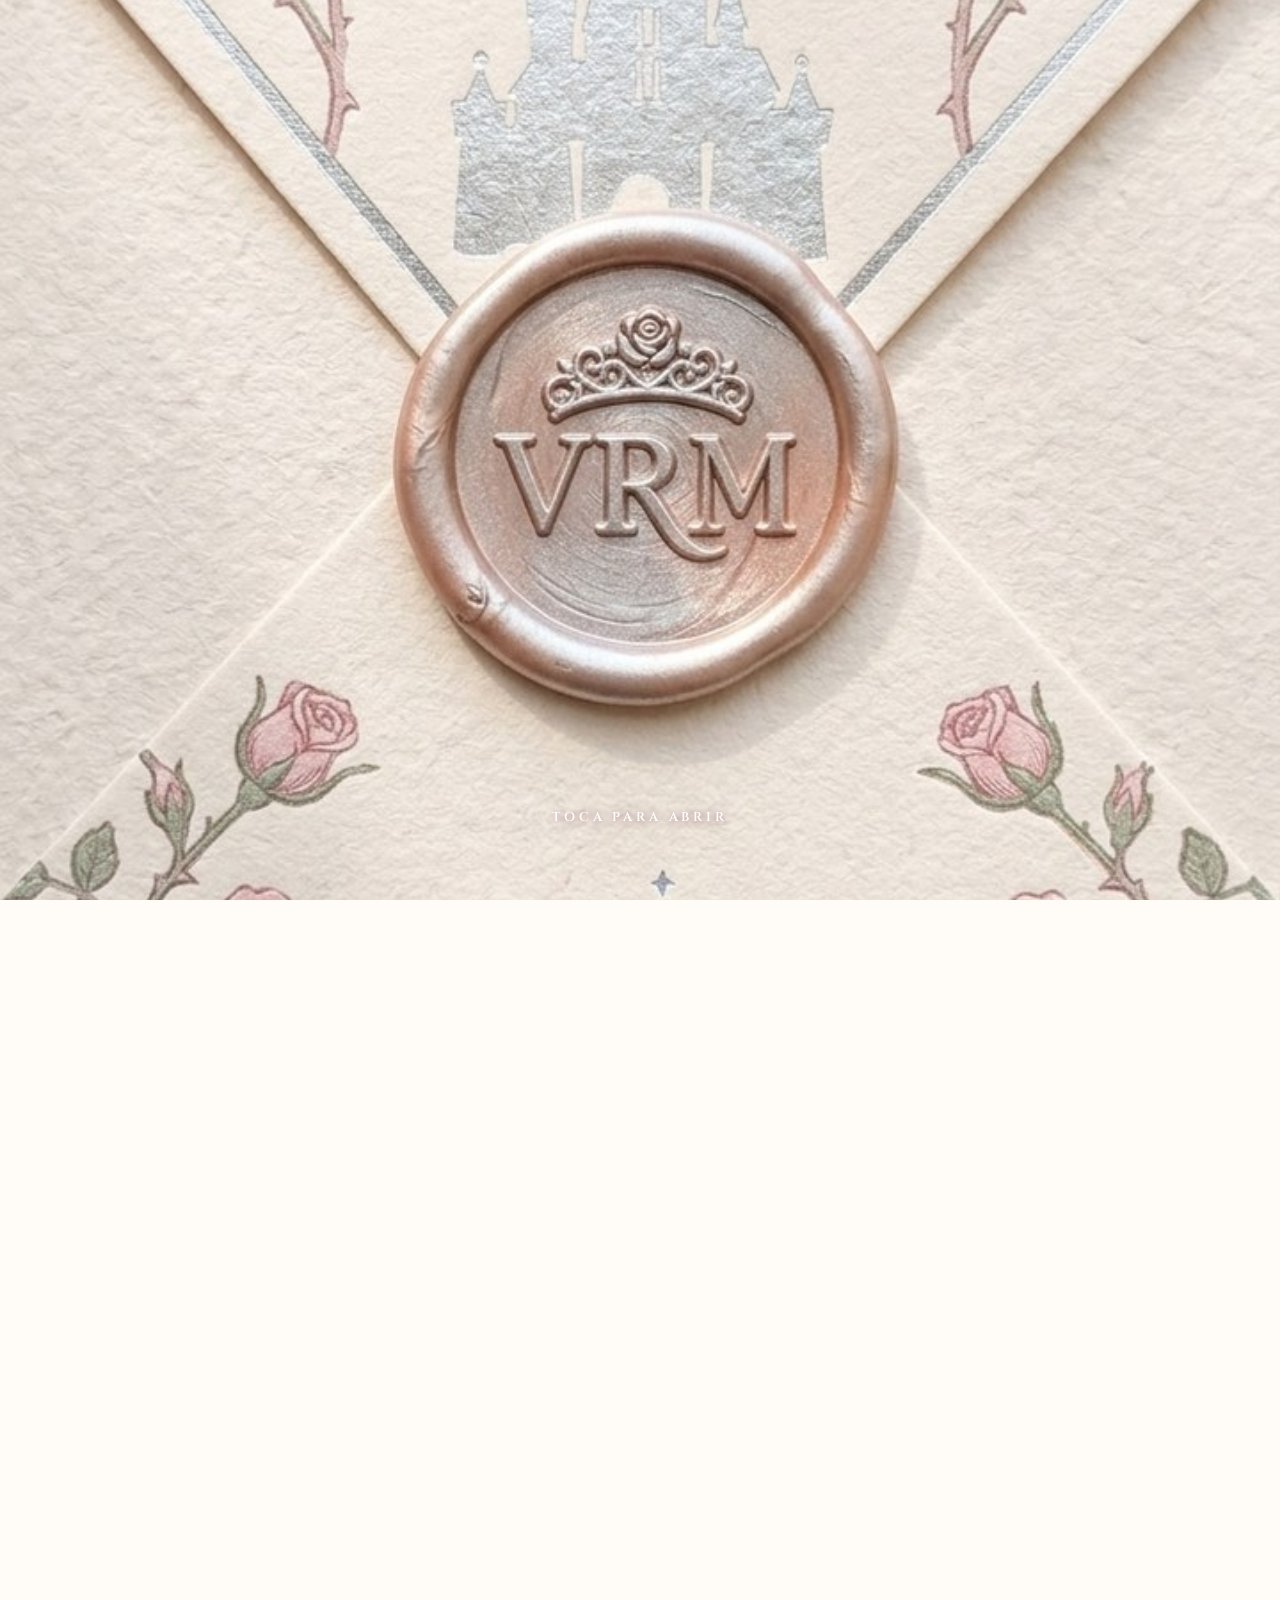
<file: index.html>
<!DOCTYPE html>
<html lang="es">
<head>
<meta charset="UTF-8">
<meta name="viewport" content="width=device-width,initial-scale=1,shrink-to-fit=no,viewport-fit=cover">
<title>Mis XV Años · Vanessa Aileen · 16 Enero 2027</title>
<meta name="description" content="Érase una vez... mis XV años. Sábado 16 de enero de 2027 · Tultitlán, Estado de México.">
<meta property="og:type" content="website">
<meta property="og:url" content="https://xv-vanessa-aileen-de-la-rosa.vercel.app/">
<meta property="og:title" content="Mis XV Años · Vanessa Aileen">
<meta property="og:description" content="Érase una vez... mis XV años. Sábado 16 de enero de 2027 · Tultitlán, Estado de México.">
<meta property="og:image" content="https://xv-vanessa-aileen-de-la-rosa.vercel.app/og-image.jpg?v=sobre">
<meta property="og:locale" content="es_MX">
<meta name="twitter:card" content="summary_large_image">
<meta name="format-detection" content="telephone=no">
<meta name="theme-color" content="#f6dcd8">
<script>if('scrollRestoration' in history){history.scrollRestoration='manual';}window.scrollTo(0,0);</script>
<link rel="preconnect" href="https://fonts.googleapis.com">
<link rel="preconnect" href="https://fonts.gstatic.com" crossorigin>
<link href="https://fonts.googleapis.com/css2?family=Cinzel+Decorative:wght@400;700&family=Cinzel:wght@500;600&family=Cormorant+Garamond:ital,wght@0,500;0,600;0,700;1,500;1,600;1,700&family=Great+Vibes&family=Jost:wght@500;600&display=swap" rel="stylesheet">
<link rel="preload" as="image" href="corona.webp">
<link rel="preload" as="image" href="hero.jpg">
<style>
:root{
  --bg:#fffcf8;--surface:#fff4e4;--card:#fffdf9;
  --blush:#ffddcf;--champ:#F7E7CE;--gold:#B76E79;--gold2:#d9bf98;
  --accent:#B76E79;--deep:#8a4552;--plum:#5e2d40;--dark:#4e2430;--text:#4e2430;
  --border:rgba(183,110,121,.30);--border-light:rgba(183,110,121,.14);
  --metal:linear-gradient(100deg,#7e3f4a 0%,#c98a90 20%,#f9d3e0 36%,#C0C0C0 46%,#B76E79 56%,#f9d3e0 70%,#8a4552 100%);
  --champ-metal:linear-gradient(100deg,#a8835a,#f7e7ce 35%,#fffaf0 50%,#d9bf98 68%,#a8835a);
  --gold-light:#F7E7CE;
}
*{margin:0;padding:0;box-sizing:border-box}
html,body{max-width:100vw}
body{background:var(--bg);color:var(--text);font-family:'Cormorant Garamond',serif;font-weight:500;font-size:19px;line-height:1.6;-webkit-text-size-adjust:100%;overflow-x:hidden;-webkit-font-smoothing:antialiased}
body.locked{overflow:hidden;height:100svh}
img{display:block;max-width:100%}
.metal{background:var(--metal);background-size:220% 100%;-webkit-background-clip:text;background-clip:text;color:transparent;animation:sweep 6s ease-in-out infinite}
@keyframes sweep{0%,100%{background-position:0% 50%}50%{background-position:100% 50%}}
@keyframes floaty{50%{transform:translateY(-6px)}}
@keyframes swing{0%,100%{transform:rotate(-5deg) translateY(0)}50%{transform:rotate(5deg) translateY(-5px)}}
#sparks{position:fixed;inset:0;pointer-events:none;z-index:40}


#libro{position:fixed;inset:0;z-index:50;background:#f6ebe4;cursor:pointer;transition:opacity 1.4s ease,visibility 1.4s}
#libro.gone{opacity:0;visibility:hidden}
#libro img,#libro video{position:absolute;inset:0;width:100%;height:100%;object-fit:cover}
#libro video{opacity:0;transition:opacity .35s}
#libro.play video{opacity:1}
#libro .tap{position:absolute;left:0;right:0;bottom:max(8vh,48px);text-align:center;font-family:'Cinzel',serif;font-weight:600;letter-spacing:.3em;font-size:.8rem;color:#fff;text-shadow:0 1px 8px rgba(110,40,64,.75);animation:tapPulse 2.2s ease-in-out infinite}
@keyframes tapPulse{50%{opacity:.45}}


/* ── LAYOUT ── */
.wrap{max-width:460px;margin:0 auto;position:relative;z-index:1;overflow:hidden;box-shadow:0 0 60px rgba(94,45,64,.08)}
body.locked .wrap{opacity:0;transform:scale(1.03)}
.wrap{transition:opacity 2.2s ease,transform 2.6s cubic-bezier(.2,.7,.2,1)}
.rv{opacity:0;transform:translateY(26px);transition:opacity 1.1s ease,transform 1.1s ease}
.rv.in{opacity:1;transform:none}
.sec{padding:min(11vh,88px) 28px;position:relative;text-align:center}
.sec-sm{padding:min(7vh,56px) 28px;position:relative;text-align:center}

/* ── ORNAMENT ── */
.orn{display:flex;align-items:center;gap:12px;margin:0 auto 26px;max-width:260px}
.orn.bot{margin:24px auto 0}
.orn-line{flex:1;height:1px;background:linear-gradient(to right,transparent,var(--gold),transparent)}
.orn-diamond{width:6px;height:6px;background:var(--gold);transform:rotate(45deg);flex-shrink:0;opacity:.85}
.orn-diamond-sm{width:4px;height:4px;background:var(--gold);transform:rotate(45deg);flex-shrink:0;opacity:.55;margin:0 2px}

/* ── TIPOGRAFÍA ── */
.eyebrow{font-family:'Cinzel',serif;font-weight:600;font-size:.82rem;letter-spacing:.28em;text-transform:uppercase;color:var(--deep);text-align:center;margin-bottom:14px;display:block}
.heading{font-family:'Cinzel Decorative',serif;font-weight:700;font-size:clamp(1.8rem,8vw,2.4rem);color:var(--deep);text-align:center;line-height:1.2;margin-bottom:6px}
.heading-sm{font-family:'Cinzel Decorative',serif;font-weight:700;font-size:clamp(1.5rem,7vw,2rem);color:var(--deep);text-align:center;line-height:1.2}
.sub{font-family:'Cormorant Garamond',serif;font-style:italic;font-weight:600;font-size:1.2rem;color:var(--deep);text-align:center;line-height:1.6}
.data{font-family:'Jost',sans-serif;font-weight:500}

/* ── HERO ── */
#hero{position:relative;height:100vh;height:100dvh;min-height:640px;display:flex;align-items:flex-end;justify-content:center;overflow:hidden;text-align:center;padding-bottom:max(13vh,96px)}
.hero-bg{position:absolute;inset:0;background:url('hero.jpg') 50% 18%/cover no-repeat;background-color:#e8cdc8;animation:heroZoom 22s ease-in-out infinite alternate}
@keyframes heroZoom{to{transform:scale(1.07)}}
.hero-veil{position:absolute;inset:0;background:linear-gradient(to bottom,rgba(94,45,64,.28) 0%,rgba(94,45,64,.05) 30%,rgba(70,28,48,.5) 70%,rgba(60,22,42,.78) 100%)}
.hero-frame{position:absolute;inset:18px;border:1px solid rgba(247,231,206,.55);pointer-events:none}
.hero-frame::before{content:'';position:absolute;inset:6px;border:1px solid rgba(247,231,206,.25)}
.hero-content{position:relative;z-index:2;padding:0 24px;width:100%}
.hero-seal{width:104px;height:104px;border-radius:50%;margin:0 auto 14px;display:grid;place-items:center;position:relative;background:radial-gradient(circle,rgba(255,244,228,.22),rgba(255,244,228,.06) 70%);border:1.5px solid rgba(247,231,206,.7);box-shadow:0 0 28px rgba(247,231,206,.35)}
.hero-seal::before{content:'';position:absolute;inset:6px;border-radius:50%;border:1px solid rgba(247,231,206,.4)}
.hero-seal .cr{position:absolute;top:-24px;left:50%;width:46px;margin-left:-23px;filter:drop-shadow(0 3px 5px rgba(0,0,0,.4))}
.hero-seal b{font-family:'Cinzel Decorative',serif;font-weight:700;font-size:1.55rem;letter-spacing:.04em;margin-top:6px;background:var(--champ-metal);-webkit-background-clip:text;background-clip:text;color:transparent}
.hero-tag{font-family:'Cinzel',serif;font-weight:600;font-size:.95rem;letter-spacing:.3em;text-transform:uppercase;color:var(--champ);display:block;margin-bottom:10px;text-shadow:0 1px 10px rgba(0,0,0,.7)}
.hero-name{font-family:'Cinzel Decorative',serif;font-weight:700;font-size:clamp(2.5rem,12.5vw,3.6rem);line-height:1.1;color:#fffaf0;display:block;text-shadow:0 2px 18px rgba(0,0,0,.55),0 0 30px rgba(247,231,206,.25)}
.hero-date{font-family:'Jost',sans-serif;font-weight:600;font-size:1rem;letter-spacing:.14em;text-transform:uppercase;color:var(--champ);margin-top:14px;white-space:nowrap;display:block;text-shadow:0 1px 10px rgba(0,0,0,.75)}
.hero-city{font-family:'Cormorant Garamond',serif;font-style:italic;font-weight:600;font-size:1.15rem;color:#fffaf0;margin-top:4px;display:block;text-shadow:0 1px 8px rgba(0,0,0,.7)}
.scroll-hint{position:absolute;bottom:26px;left:50%;transform:translateX(-50%);z-index:3;display:flex;flex-direction:column;align-items:center;gap:4px;transition:opacity .7s}
.scroll-hint.hidden{opacity:0;pointer-events:none}
.scroll-hint-txt{font-family:'Cinzel',serif;font-weight:600;font-size:.72rem;letter-spacing:.4em;text-transform:uppercase;color:var(--champ)}
.scroll-hint svg{width:22px;height:22px;stroke:var(--champ);stroke-width:1.6;fill:none;stroke-linecap:round;animation:bounce 1.8s ease-in-out infinite}
@keyframes bounce{50%{transform:translateY(7px)}}

/* ── INTRO (Aurora) ── */
.intro{background:linear-gradient(180deg,var(--bg),#ffe9de);overflow:hidden}
.rosa-esq{position:absolute;width:62%;opacity:.24;pointer-events:none;animation:ramo 13s ease-in-out infinite}
.rosa-esq.tl{top:-2%;left:-34%;width:56%;transform:scaleX(-1) rotate(10deg)}
.rosa-esq.br{bottom:-3%;right:-34%;width:56%;transform:rotate(10deg);animation-delay:-3s}
@keyframes ramo{50%{translate:0 -5px;rotate:2deg}}
.intro .txt{font-family:'Cormorant Garamond',serif;font-size:1.3rem;line-height:1.7;color:var(--dark);max-width:350px;margin:22px auto 0;text-align:justify;text-align-last:center}
.intro .txt::first-letter{font-family:'Cinzel Decorative',serif;font-weight:700;float:left;font-size:4rem;line-height:.8;padding:.08em .06em 0 0;margin:0 -.05em -.05em -.04em;background:var(--metal);background-size:220% 100%;-webkit-background-clip:text;background-clip:text;-webkit-text-fill-color:transparent}
.intro .firma{font-family:'Great Vibes',cursive;font-size:2.3rem;color:var(--accent);margin-top:16px}
.rueca-wrap{position:relative;width:min(50vw,210px);margin:30px auto 8px;aspect-ratio:.66}
.rueca-wrap::before{content:"";position:absolute;inset:-14% -42%;border-radius:50%;z-index:0;background:radial-gradient(circle,rgba(255,255,255,.98) 0%,rgba(255,255,255,.75) 22%,rgba(255,209,232,.55) 42%,rgba(255,161,221,.28) 58%,rgba(255,161,221,0) 72%);animation:glow 4.5s ease-in-out infinite}
.rueca-wrap::after{content:"";position:absolute;left:18%;right:18%;bottom:-7%;height:9%;border-radius:50%;background:radial-gradient(rgba(183,110,121,.35),transparent 70%);animation:shadow 4.5s ease-in-out infinite}
.rueca{position:relative;z-index:1;width:100%;animation:levita 4.5s ease-in-out infinite;filter:drop-shadow(0 0 10px rgba(255,255,255,.9)) drop-shadow(0 0 22px rgba(255,161,221,.45))}
@keyframes levita{0%,100%{transform:translateY(0) rotate(-1.2deg)}50%{transform:translateY(-16px) rotate(1.2deg)}}
@keyframes glow{0%,100%{transform:scale(.94);opacity:.85}50%{transform:scale(1.06);opacity:1}}
@keyframes shadow{0%,100%{transform:scale(1);opacity:1}50%{transform:scale(.7);opacity:.5}}
.vuelo{position:relative;height:150px;max-width:380px;margin:28px auto 0}
.hada{position:absolute;width:29%;height:auto;filter:drop-shadow(0 8px 10px rgba(80,40,60,.18))}
.hada.f{left:2%;top:6px;animation:fly1 5s ease-in-out infinite}
.hada.a{left:36%;top:46px;animation:fly2 5.6s ease-in-out infinite}
.hada.p{right:2%;top:0;animation:fly1 6s ease-in-out infinite reverse}
@keyframes fly1{50%{transform:translate(6px,-14px) rotate(-4deg)}}
@keyframes fly2{50%{transform:translate(-8px,-10px) rotate(4deg)}}

/* ── ARCO DE FOTOS ── */
.retrato{background:linear-gradient(180deg,#ffe9de,var(--surface))}
.arco{position:relative;width:min(78vw,330px);margin:26px auto 0;aspect-ratio:1/1.32;border-radius:999px 999px 18px 18px;padding:9px;background:var(--metal);background-size:220% 100%;animation:sweep 6s ease-in-out infinite;box-shadow:0 0 40px rgba(255,161,221,.45),0 20px 50px rgba(126,63,74,.2);overflow:hidden}
.arco>img.ft{position:absolute;inset:9px;width:calc(100% - 18px);height:calc(100% - 18px);object-fit:cover;object-position:50% 30%;border-radius:990px 990px 10px 10px;opacity:0;transition:opacity 1.8s ease,transform 8s ease;transform:scale(1.02)}
.arco>img.ft.on{opacity:1;transform:scale(1.07)}
.arco-name{font-family:'Cinzel Decorative',serif;font-weight:700;font-size:1.5rem;color:var(--deep);margin-top:22px}

/* ── FAMILIA ── */
.fam-box{background:var(--card);border:1px solid var(--border);border-radius:4px;padding:26px 20px;position:relative;max-width:380px;margin:22px auto 0}
.fam-box::before{content:'';position:absolute;inset:8px;border:1px solid var(--border-light);pointer-events:none}
.fam-lbl{font-family:'Cinzel',serif;font-weight:600;font-size:.82rem;letter-spacing:.22em;text-transform:uppercase;color:var(--deep);display:block;margin-bottom:10px}
.fam-name{font-family:'Cormorant Garamond',serif;font-weight:700;font-size:1.45rem;color:var(--dark);line-height:1.35;display:block}
.fam-and{font-style:italic;font-weight:600;color:var(--accent);font-size:1.1rem;display:block;margin:2px 0}
.fam-box+.fam-box{margin-top:14px}

/* ── COUNTDOWN (anillos dorados) ── */
.cd{color:#fff;background:linear-gradient(180deg,var(--surface) 0,rgba(255,244,228,0) 6%,rgba(255,244,228,0) 94%,var(--bg) 100%),radial-gradient(ellipse at 50% 45%,rgba(52,20,46,.64),rgba(52,20,46,.4) 70%),url('bg-bosque.jpg') center/cover;padding:min(14vh,110px) 22px}
.cd .eyebrow{color:var(--champ)}
.cd h2{font-family:'Cinzel Decorative',serif;font-weight:700;font-size:clamp(1.6rem,7vw,2.2rem);line-height:1.2;background:var(--champ-metal);background-size:220% 100%;-webkit-background-clip:text;background-clip:text;color:transparent;animation:sweep 5s ease-in-out infinite;filter:drop-shadow(0 2px 6px rgba(0,0,0,.5))}
.cd .cd-sub{font-family:'Cormorant Garamond',serif;font-style:italic;font-weight:600;font-size:1.3rem;color:#fff;text-shadow:0 2px 8px rgba(0,0,0,.6);margin:6px 0 34px}
.cd-ring-grid{display:grid;grid-template-columns:1fr 1fr;gap:26px 18px;max-width:min(400px,94%);margin:0 auto;align-items:center;justify-items:center}
.cd-ring-item{position:relative;aspect-ratio:1;width:100%;display:flex;align-items:center;justify-content:center;transition:transform .45s cubic-bezier(.34,1.56,.64,1)}
.cd-ring-grid>:nth-child(1){width:92%}.cd-ring-grid>:nth-child(2){width:80%}.cd-ring-grid>:nth-child(3){width:80%}.cd-ring-grid>:nth-child(4){width:92%}
.cd-ring-item::after{content:"";position:absolute;inset:-10px;border-radius:50%;pointer-events:none;border:1px dashed rgba(247,231,206,.45);animation:rotorSpin 55s linear infinite}
.cd-ring-grid>:nth-child(2)::after{animation-duration:40s;animation-direction:reverse}
.cd-ring-grid>:nth-child(3)::after{animation-duration:48s}
.cd-ring-grid>:nth-child(4)::after{animation-duration:32s;animation-direction:reverse}
.cd-ring-item::before{content:"";position:absolute;inset:16%;border-radius:50%;pointer-events:none;background:radial-gradient(circle,rgba(217,191,152,.32) 0%,rgba(255,161,221,.1) 52%,transparent 78%);animation:cdGlow 5s ease-in-out infinite}
@keyframes cdGlow{0%,100%{opacity:.55;transform:scale(1)}50%{opacity:1;transform:scale(1.2)}}
.cd-ring-svg{position:absolute;inset:0;width:100%;height:100%;transform:rotate(-90deg);overflow:visible}
.cd-ring-track{fill:none;stroke:rgba(247,231,206,.28);stroke-width:1.4}
.cd-ring-prog{fill:none;stroke:#d9bf98;stroke-width:3;stroke-linecap:round;stroke-dasharray:326.73;stroke-dashoffset:326.73;transition:stroke-dashoffset .9s cubic-bezier(.34,1.2,.64,1);filter:drop-shadow(0 0 8px rgba(217,191,152,.7))}
.cd-ring-grid>:nth-child(2) .cd-ring-prog{stroke:#F7E7CE}
.cd-ring-grid>:nth-child(3) .cd-ring-prog{stroke:#e6a3ad}
.cd-ring-grid>:nth-child(4) .cd-ring-prog{stroke:#C0C0C0}
.cd-rotor{position:absolute;inset:8px;border-radius:50%;pointer-events:none;border:1px dashed rgba(217,191,152,.4);animation:rotorSpin 42s linear infinite}
.cd-rotor-mid{animation-duration:30s}.cd-rotor-rev{animation-duration:36s;animation-direction:reverse}.cd-rotor-fast{animation-duration:14s}
@keyframes rotorSpin{from{transform:rotate(0)}to{transform:rotate(360deg)}}
.cd-dot{position:absolute;top:-4px;left:50%;width:9px;height:9px;border-radius:50%;background:#d9bf98;transform:translateX(-50%);box-shadow:0 0 0 2px rgba(255,255,255,.85),0 0 12px rgba(217,191,152,.8),0 0 24px rgba(217,191,152,.4)}
.cd-ripple{position:absolute;inset:10%;border-radius:50%;border:1px solid #F7E7CE;opacity:0;pointer-events:none}
.cd-ring-item.tick .cd-ripple{animation:cdRipple 1.4s ease-out}
@keyframes cdRipple{0%{transform:scale(.4);opacity:.8}100%{transform:scale(2.2);opacity:0}}
.cd-ring-center{position:relative;z-index:2;display:flex;flex-direction:column;align-items:center}
.cd-num{display:block;font-family:'Cinzel',serif;font-weight:600;color:#fffaf0;line-height:1;font-variant-numeric:tabular-nums;font-size:clamp(2rem,10.5vw,2.8rem);text-shadow:0 2px 10px rgba(0,0,0,.55)}
.cd-ring-lbl{font-family:'Jost',sans-serif;font-weight:600;font-size:.75rem;letter-spacing:.2em;text-transform:uppercase;padding-left:.2em;color:var(--champ);margin-top:8px}

/* ── UBICACIONES (estilo 149: icono grande) ── */
.locs{background:linear-gradient(180deg,var(--bg),var(--surface))}
.loc-card{background:var(--card);border:1px solid var(--border);border-radius:22px;padding:30px 22px 26px;margin:22px auto 0;max-width:380px;position:relative;box-shadow:0 14px 40px rgba(126,63,74,.1)}
.loc-card::before{content:'';position:absolute;inset:8px;border:1px solid var(--border-light);border-radius:16px;pointer-events:none}
.lev{display:inline-block;position:relative;animation:levIcon 5.2s ease-in-out infinite}
.lev::before{content:"";position:absolute;inset:-10% -14%;border-radius:50%;background:radial-gradient(circle,rgba(217,191,152,.3),transparent 68%);animation:glow 5.2s ease-in-out infinite;z-index:-1}
@keyframes levIcon{0%,100%{transform:translateY(0) scale(1)}50%{transform:translateY(-6px) scale(1.035)}}
.loc-ic{width:96px;height:auto;color:var(--deep);fill:currentColor;display:block}
.loc-ic.couple{width:118px}
.loc-ttl{font-family:'Cinzel Decorative',serif;font-weight:700;font-size:1.35rem;color:var(--deep);margin-top:14px;line-height:1.2}
.loc-time{font-family:'Jost',sans-serif;font-weight:600;font-size:2rem;letter-spacing:.04em;color:var(--dark);margin:8px 0 4px}
.loc-venue{font-family:'Cormorant Garamond',serif;font-weight:700;font-size:1.35rem;color:var(--accent);margin-bottom:4px}
.loc-addr{font-family:'Jost',sans-serif;font-weight:500;font-size:1rem;line-height:1.55;color:var(--dark);max-width:290px;margin:0 auto}
.btn-map{display:inline-flex;align-items:center;justify-content:center;gap:8px;margin-top:18px;background:var(--deep);color:#fffaf0;text-decoration:none;font-family:'Cinzel',serif;font-weight:600;font-size:.85rem;letter-spacing:.2em;text-transform:uppercase;padding:15px 30px;border-radius:50px;box-shadow:0 8px 20px rgba(138,69,82,.3);min-height:48px}
.btn-map svg{width:15px;height:15px;fill:currentColor}
.btn-cal{display:inline-flex;align-items:center;gap:8px;margin-top:24px;border:1px solid var(--accent);color:var(--deep);text-decoration:none;font-family:'Cinzel',serif;font-weight:600;font-size:.8rem;letter-spacing:.18em;text-transform:uppercase;padding:13px 22px;border-radius:50px;min-height:46px}
.btn-cal svg{width:14px;height:14px;fill:currentColor}

/* ── ITINERARIO ── */
.itin{overflow:hidden;background:var(--bg)}
.itin-list{display:flex;flex-direction:column;margin-top:24px;position:relative}
.itin-list::before{content:'';position:absolute;left:50%;transform:translateX(-50%);top:0;bottom:0;width:1px;background:linear-gradient(to bottom,transparent,var(--gold),transparent);opacity:.6}
.itin-item{display:flex;flex-direction:column;align-items:center;padding:20px 16px 8px;position:relative;z-index:1}
.itin-dot{width:9px;height:9px;background:var(--gold2);transform:rotate(45deg);margin-bottom:12px;box-shadow:0 0 0 4px rgba(217,191,152,.16),0 0 14px rgba(217,191,152,.5);animation:dotPulse 3s ease-in-out infinite}
.itin-item:nth-child(even) .itin-dot{background:var(--accent);box-shadow:0 0 0 4px rgba(183,110,121,.16),0 0 14px rgba(183,110,121,.5)}
@keyframes dotPulse{50%{box-shadow:0 0 0 7px rgba(217,191,152,.1),0 0 22px rgba(217,191,152,.7)}}
.itin-time{font-family:'Jost',sans-serif;font-weight:600;font-size:2rem;letter-spacing:.06em;color:var(--dark);line-height:1;margin-bottom:6px;background:var(--bg);padding:2px 10px}
.itin-ev{font-family:'Cormorant Garamond',serif;font-style:italic;font-weight:700;font-size:1.3rem;color:var(--deep);background:var(--bg);padding:0 10px}

/* ── DRESS CODE ── */
.dress{background:var(--surface)}
.dc-text{font-family:'Cormorant Garamond',serif;font-style:italic;font-weight:600;font-size:1.25rem;color:var(--text);line-height:1.7;margin:20px 0 22px}
.dc-cols{display:grid;grid-template-columns:1fr 1fr;gap:12px;margin-bottom:22px;max-width:380px;margin-left:auto;margin-right:auto}
.dc-col{background:var(--card);border:1px solid var(--border);border-radius:4px;padding:22px 14px;text-align:center}
.dc-col svg{margin:0 auto;animation:floaty 5s ease-in-out infinite}
.dc-col-ttl{font-family:'Cinzel',serif;font-weight:600;font-size:.85rem;letter-spacing:.2em;text-transform:uppercase;color:var(--dark);margin-top:14px}
.dc-avoid-lbl{font-family:'Cinzel',serif;font-weight:600;font-size:.85rem;letter-spacing:.22em;text-transform:uppercase;color:var(--deep);display:block;margin:20px 0 14px}
.dc-avoid-row{display:flex;justify-content:center;gap:14px;flex-wrap:wrap}
.dc-avoid-sw{display:flex;flex-direction:column;align-items:center;gap:6px;width:62px}
.dc-avoid-circle{width:38px;height:38px;border-radius:50%;position:relative;border:1px solid rgba(0,0,0,.12)}
.dc-avoid-circle::after{content:"";position:absolute;left:50%;top:-3px;bottom:-3px;width:2px;background:#8a1f2e;transform:translateX(-50%) rotate(45deg);border-radius:2px}
.dc-avoid-name{font-family:'Jost',sans-serif;font-weight:500;font-size:.8rem;color:var(--dark);text-align:center;line-height:1.3}

/* ── GALERÍA 3D ── */
#galeria{padding:72px 0 80px;background:linear-gradient(180deg,var(--bg) 0%,var(--surface) 100%);text-align:center;overflow:hidden}
.gal-orn{width:120px;height:1px;background:linear-gradient(90deg,transparent,var(--gold),transparent);margin:12px auto 0}
.wheel-scene{position:relative;width:100%;height:400px;margin:36px auto 0;perspective:1300px;transform-style:preserve-3d}
.wheel-ring{position:absolute;width:100%;height:100%;transform-style:preserve-3d;cursor:grab}
.wheel-ring.dragging{cursor:grabbing}
.wheel-card{position:absolute;width:150px;height:210px;left:50%;top:50%;margin-left:-75px;margin-top:-105px;border-radius:16px;overflow:hidden;border:2px solid rgba(217,191,152,.55);box-shadow:0 12px 36px rgba(126,63,74,.28);user-select:none;-webkit-user-select:none;background:#f3e1dc}
.wheel-card img{width:100%;height:100%;object-fit:cover;display:block;pointer-events:none}
.gal-hint{font-family:'Cormorant Garamond',serif;font-style:italic;font-weight:600;font-size:1.05rem;letter-spacing:.12em;color:var(--deep);margin-top:20px}

/* ── REGALOS ── */
#regalos{background:linear-gradient(180deg,#6e3446,var(--plum));overflow:hidden}
#regalos .eyebrow{color:var(--champ)}
#regalos .heading{background:var(--champ-metal);background-size:220% 100%;-webkit-background-clip:text;background-clip:text;color:transparent;animation:sweep 5s ease-in-out infinite}
.gift-msg{font-family:'Cormorant Garamond',serif;font-style:italic;font-weight:600;font-size:1.3rem;line-height:1.75;color:#fff3e6;margin:0 auto 26px;max-width:340px}
.gift-opts{display:flex;flex-direction:column;gap:14px;max-width:340px;margin:0 auto}
.gift-opt{background:rgba(255,250,240,.07);border:1px solid rgba(247,231,206,.4);border-radius:6px;padding:28px 22px;text-align:center;position:relative}
.gift-opt::before{content:'';position:absolute;inset:8px;border:1px solid rgba(247,231,206,.16);pointer-events:none}
.gift-bank-lbl{font-family:'Cinzel',serif;font-weight:600;font-size:.82rem;letter-spacing:.22em;text-transform:uppercase;color:var(--champ);display:block;margin-bottom:10px}
.gift-bank-name{font-family:'Cinzel Decorative',serif;font-weight:700;font-size:1.5rem;color:#fffaf0;display:block;margin-bottom:12px}
.gift-detail{font-family:'Jost',sans-serif;font-weight:500;font-size:1.02rem;color:#fff3e6;line-height:1.8}
.btn-gift{display:inline-flex;align-items:center;justify-content:center;margin-top:18px;background:var(--champ);color:var(--plum);text-decoration:none;font-family:'Cinzel',serif;font-weight:600;font-size:.82rem;letter-spacing:.18em;text-transform:uppercase;padding:15px 26px;border-radius:50px;min-height:48px;box-shadow:0 8px 20px rgba(0,0,0,.25)}
.gift-ic{width:54px;margin:0 auto 12px;color:var(--champ);animation:floaty 5s ease-in-out infinite}

#rsvp-section{position:relative;overflow:hidden;padding:min(11vh,88px) 22px;background:linear-gradient(180deg,var(--surface),#fdebe6)}
.rsvp-card{max-width:420px;margin:0 auto;background:rgba(255,255,255,.84);backdrop-filter:blur(18px);-webkit-backdrop-filter:blur(18px);border:1px solid rgba(191,146,128,.38);padding:clamp(40px,6vw,64px) clamp(24px,5vw,48px);position:relative;box-shadow:0 24px 64px rgba(58,37,37,.10),0 4px 20px rgba(191,146,128,.14)}
.rsvp-card::before{content:"";position:absolute;inset:10px;border:1px solid rgba(191,146,128,.20);pointer-events:none}
.rsvp-corner{position:absolute;width:44px;height:44px;pointer-events:none}
.rsvp-corner--tl{top:0;left:0}
.rsvp-corner--tr{top:0;right:0;transform:scaleX(-1)}
.rsvp-corner--bl{bottom:0;left:0;transform:scaleY(-1)}
.rsvp-corner--br{bottom:0;right:0;transform:scale(-1,-1)}
.rsvp-inner{text-align:center}
.rsvp-ornament{display:block;margin:0 auto 24px;width:min(240px,75vw);height:auto}
.rsvp-title{font-family:'Cinzel Decorative',serif;font-weight:700;font-size:clamp(24px,7vw,32px);color:var(--deep);margin-bottom:14px;line-height:1.15}
.rsvp-title em{color:var(--deep);font-style:normal}
.rsvp-text{font-family:'Cormorant Garamond',serif;font-size:18px;color:var(--text);line-height:1.85;margin-bottom:28px;font-weight:500;max-width:360px;margin-left:auto;margin-right:auto;opacity:.92}
.rsvp-divider{display:flex;align-items:center;gap:14px;margin-bottom:26px;max-width:280px;margin-left:auto;margin-right:auto}
.rsvp-divider::before,.rsvp-divider::after{content:"";flex:1;height:1px;background:linear-gradient(to right,transparent,rgba(191,146,128,.45),transparent)}
.rsvp-divider-heart{color:var(--gold);flex-shrink:0;opacity:.92}
.rsvp-pases-display{max-width:360px;margin:0 auto 24px;padding:18px 28px;background:rgba(191,146,128,.08);border:1px solid rgba(191,146,128,.28);border-radius:12px;display:flex;align-items:center;justify-content:space-between;gap:16px}
.rsvp-pases-label{font-family:'Cinzel',serif;font-size:13px;font-weight:600;letter-spacing:.35em;text-transform:uppercase;color:var(--text);opacity:.7}
.rsvp-pases-num{font-family:'Cinzel',serif;font-weight:600;font-size:clamp(32px,8vw,40px);color:var(--deep);line-height:1}
.rsvp-toggle{display:flex;gap:10px;max-width:360px;margin:0 auto 20px}
.rsvp-toggle-btn{flex:1;padding:14px 8px;border:1.5px solid rgba(191,146,128,.28);background:rgba(255,255,255,.6);cursor:pointer;font-family:'Cormorant Garamond',serif;font-style:italic;font-size:17px;color:var(--text);border-radius:8px;transition:all .25s}
.rsvp-toggle-btn:disabled{opacity:.45;cursor:not-allowed}
.rsvp-toggle-btn.selected-yes{background:rgba(114,47,55,.10);border-color:var(--deep);color:var(--deep)}
.rsvp-toggle-btn.selected-no{background:rgba(191,146,128,.09);border-color:var(--gold);color:var(--gold)}
.rsvp-fields{display:flex;flex-direction:column;gap:10px;max-width:360px;margin:0 auto 20px}
.rsvp-asignados{display:flex;flex-direction:column;gap:12px;max-width:400px;margin:0 auto 22px}
.rsvp-person-card{display:flex;flex-direction:column;gap:10px;padding:14px 16px;background:rgba(255,255,255,.78);border:1.5px solid rgba(191,146,128,.32);border-radius:14px;transition:border-color .25s,background .25s}
.rsvp-person-card[data-choice="yes"]{border-color:var(--deep);background:rgba(114,47,55,.08)}
.rsvp-person-card[data-choice="no"]{border-color:var(--gold);background:rgba(191,146,128,.12)}
.rsvp-person-name{font-family:'Cormorant Garamond',serif;font-weight:700;font-size:24px;color:var(--dark);text-align:center;line-height:1.1}
.rsvp-person-toggle{display:grid;grid-template-columns:1fr 1fr;gap:8px}
.rsvp-mini-btn{padding:10px 12px;border:1.5px solid rgba(191,146,128,.32);border-radius:10px;background:rgba(255,255,255,.6);font-family:'Cinzel',serif;font-size:13px;font-weight:600;color:var(--text);letter-spacing:.16em;cursor:pointer;transition:all .25s;text-transform:uppercase;-webkit-tap-highlight-color:transparent;min-height:42px}
.rsvp-mini-btn:hover:not(:disabled){border-color:var(--gold);background:rgba(255,255,255,.9)}
.rsvp-mini-btn:disabled{opacity:.55;cursor:not-allowed}
.rsvp-mini-yes-on{background:var(--deep)!important;border-color:var(--deep)!important;color:#fff!important}
.rsvp-mini-no-on{background:var(--gold)!important;border-color:var(--gold)!important;color:#fff!important}
.rsvp-input{width:100%;padding:15px 20px;border:1.5px solid rgba(191,146,128,.28);border-radius:12px;background:rgba(255,255,255,.78);font-family:'Cormorant Garamond',serif;font-size:16px;color:var(--text);letter-spacing:.03em;outline:none;transition:border-color .3s,box-shadow .3s;-webkit-appearance:none;min-height:50px}
.rsvp-input:focus{border-color:var(--gold);box-shadow:0 0 0 3px rgba(191,146,128,.15);background:rgba(255,255,255,.96)}
.rsvp-input::placeholder{color:var(--text);opacity:.5;font-weight:400}
.rsvp-btn{display:flex;align-items:center;justify-content:center;gap:12px;width:100%;max-width:360px;margin:0 auto;padding:18px 36px;border-radius:50px;border:1.5px solid rgba(191,146,128,.5);background:linear-gradient(135deg,rgba(191,146,128,.18) 0%,rgba(247,165,151,.22) 100%);font-family:'Cinzel',serif;font-size:13px;font-weight:700;letter-spacing:.35em;text-transform:uppercase;color:var(--dark);cursor:pointer;min-height:54px;position:relative;overflow:hidden;transition:transform .25s,box-shadow .25s;box-shadow:0 6px 20px rgba(191,146,128,.25),0 2px 8px rgba(191,146,128,.18)}
.rsvp-btn::after{content:"";position:absolute;inset:0;background:linear-gradient(135deg,var(--gold) 0%,#f7a597 50%,var(--gold) 100%);opacity:0;transition:opacity .4s;border-radius:50px}
.rsvp-btn:hover{transform:translateY(-2px);box-shadow:0 12px 32px rgba(191,146,128,.3)}
.rsvp-btn:hover::after{opacity:1}
.rsvp-btn:disabled{opacity:.5;cursor:not-allowed;transform:none;box-shadow:none}
.rsvp-btn > *{position:relative;z-index:1}
.rsvp-deadline{display:inline-flex;align-items:center;gap:8px;margin-top:22px;font-family:'Cinzel',serif;font-size:13px;letter-spacing:.3em;text-transform:uppercase;color:var(--deep);padding-left:.3em;font-weight:700}
#rsvp-pases-note{font-family:'Cormorant Garamond',serif;font-style:italic;font-size:17px;color:var(--text);text-align:center;margin:0 auto 20px;max-width:360px;opacity:.92}
#rsvp-feedback{font-family:'Cormorant Garamond',serif;font-style:italic;font-size:17px;text-align:center;margin:14px auto 0;max-width:360px;display:none}
.rsvp-ok{display:none;text-align:center;padding:28px 16px}
.rsvp-ok-icon{font-size:48px;margin-bottom:14px;display:block}
.rsvp-ok-title{font-family:'Cinzel Decorative',serif;font-weight:700;font-size:26px;color:var(--dark);margin-bottom:10px;display:block}
.rsvp-ok-msg{font-family:'Cormorant Garamond',serif;font-style:italic;font-size:17px;color:var(--text);line-height:1.7;opacity:.92}

#album{background:var(--bg);text-align:center}
#album .heading{color:var(--accent)}
.album-txt{font-family:'Cormorant Garamond',serif;font-style:italic;font-size:19px;line-height:1.85;color:var(--text);text-align:center;margin:0 auto 26px;max-width:340px}
.album-qr{position:relative;display:inline-flex;flex-direction:column;align-items:center;gap:18px}
.qr-img{width:200px;height:200px;border-radius:14px;border:1px solid var(--border);padding:12px;background:var(--card);box-shadow:0 8px 30px rgba(171,92,92,.14)}
.qr-img img{width:100%;height:100%;display:block;border-radius:6px}
.album-btn{display:inline-flex;align-items:center;justify-content:center;min-height:46px;padding:12px 30px;border:1px solid var(--accent);border-radius:999px;background:var(--accent);color:#fff;font-family:'Cinzel',serif;font-size:13px;letter-spacing:.25em;text-transform:uppercase;text-decoration:none;box-shadow:0 8px 22px rgba(171,92,92,.25)}
.album-btn:active{transform:scale(.97)}
.album-qr.bloqueado .qr-img img{filter:blur(7px);opacity:.75}
.album-qr.bloqueado .album-btn{pointer-events:none;opacity:.45}
.album-aviso{font-family:'Cormorant Garamond',serif;font-style:italic;font-size:17px;color:var(--text);opacity:.8;line-height:1.7;max-width:300px;margin:20px auto 0}
.album-qr:not(.bloqueado) + .album-aviso{display:none}
.copy-toast{position:fixed;bottom:90px;left:50%;transform:translateX(-50%);background:var(--accent);color:#fff;font-family:'Cinzel',serif;font-size:13px;letter-spacing:.2em;text-transform:uppercase;padding:10px 24px;border-radius:50px;opacity:0;pointer-events:none;z-index:9999;transition:opacity .3s}
.copy-toast.show{opacity:1}

/* ── FOOTER ── */
#footer{padding:60px 28px 48px;text-align:center;background:var(--plum)}
.footer-names{font-family:'Cinzel Decorative',serif;font-weight:700;font-size:1.8rem;background:var(--champ-metal);background-size:220% 100%;-webkit-background-clip:text;background-clip:text;color:transparent;animation:sweep 5s ease-in-out infinite}
.footer-date{font-family:'Jost',sans-serif;font-weight:600;font-size:1rem;letter-spacing:.24em;text-transform:uppercase;color:var(--champ);margin-top:14px}
.footer-hr{width:40px;height:1px;background:var(--champ);margin:24px auto 16px;opacity:.4}
.footer-credit{font-family:'Cormorant Garamond',serif;font-style:italic;font-weight:600;font-size:.95rem;color:rgba(247,231,206,.7);text-decoration:none;display:block}
.copy-toast{position:fixed;bottom:100px;left:50%;transform:translateX(-50%);background:var(--deep);color:#fff;font-family:'Cinzel',serif;font-size:.75rem;letter-spacing:.2em;text-transform:uppercase;padding:10px 24px;border-radius:50px;opacity:0;pointer-events:none;z-index:9999;transition:opacity .3s}
.copy-toast.show{opacity:1}


#music-btn{position:fixed;right:12px;bottom:16px;z-index:45;width:78px;height:66px;border:0;background:none;padding:0;cursor:pointer;
  -webkit-tap-highlight-color:transparent;opacity:0;pointer-events:none;transition:opacity .8s ease,transform .3s ease}
#music-btn.show{opacity:1;pointer-events:auto}
#music-btn:active{transform:scale(.92)}
#music-btn::before{content:"";position:absolute;inset:-14px -10px;border-radius:50%;
  background:radial-gradient(closest-side,#fff 0%,rgba(255,255,255,.96) 38%,rgba(255,226,238,.8) 58%,rgba(255,161,221,.32) 78%,rgba(255,161,221,0));transition:opacity .6s,transform .6s;opacity:1}
#music-btn img{position:relative;width:100%;height:100%;object-fit:contain;transition:filter .6s ease,transform .6s ease;
  filter:drop-shadow(0 1px 0 #fff) drop-shadow(0 0 1.5px rgba(126,63,74,.9)) drop-shadow(0 4px 6px rgba(126,63,74,.45)) saturate(.8) brightness(.95)}
#music-btn.playing::before{opacity:1;animation:halo 2.4s ease-in-out infinite}
#music-btn.playing img{filter:drop-shadow(0 0 1.5px rgba(126,63,74,.9)) drop-shadow(0 0 8px rgba(255,236,170,.95)) drop-shadow(0 4px 8px rgba(126,63,74,.4)) saturate(1.15) brightness(1.06);animation:bob 2.2s ease-in-out infinite}
#music-btn .hint{position:absolute;left:50%;bottom:-10px;transform:translateX(-50%);font-family:'Cinzel',serif;font-weight:600;font-size:.62rem;letter-spacing:.2em;color:var(--rg-deep);padding:2px 8px;border-radius:10px;background:rgba(255,255,255,.85);white-space:nowrap;text-shadow:0 0 6px #fff,0 0 10px #fff;transition:opacity .5s}
#music-btn.playing .hint{opacity:0}
@keyframes bob{0%,100%{transform:translateY(0) rotate(-4deg)}50%{transform:translateY(-5px) rotate(4deg)}}
@keyframes halo{50%{transform:scale(1.12)}}

@media (prefers-reduced-motion:reduce){*{animation:none!important;transition:none!important}}
.adorno{position:absolute;z-index:-1;height:auto;max-width:none;pointer-events:none;user-select:none;-webkit-user-drag:none}
.adorno.nit{animation:adFlota var(--t,7s) ease-in-out infinite alternate;animation-delay:var(--dl,0s);will-change:transform}
.adorno.bor{opacity:var(--o,.22);animation:adRespira var(--t,12s) ease-in-out infinite alternate;animation-delay:var(--dl,0s)}
@keyframes adRespira{from{transform:translate3d(0,-8px,0);opacity:calc(var(--o,.22)*.7)}to{transform:translate3d(0,8px,0);opacity:var(--o,.22)}}
@keyframes adFlota{from{transform:translate3d(0,-6px,0)}to{transform:translate3d(0,6px,0)}}

.ink-sec{isolation:isolate}
.ink-bg{position:absolute;left:0;right:0;top:-180px;bottom:-180px;z-index:-2;pointer-events:none;overflow:hidden;-webkit-mask-image:linear-gradient(transparent,#000 34%,#000 66%,transparent);mask-image:linear-gradient(transparent,#000 34%,#000 66%,transparent)}
.ink-bg.esp{transform:scaleX(-1)}
.ink-bg img{position:absolute;inset:-10%;width:120%;height:120%;max-width:none;object-fit:cover;opacity:.92;will-change:transform;
  --x0:-3%;--y0:-2%;--r0:-1deg;--x1:3%;--y1:2.5%;--r1:1.2deg;
  animation:inkDrift 22s ease-in-out infinite alternate;animation-delay:var(--dl,0s)}
.ink-bg.d1 img{--x0:-4%;--y0:-3%;--r0:-1.2deg;--x1:4%;--y1:3%;--r1:1.2deg}
.ink-bg.d2 img{--x0:4%;--y0:-2%;--r0:1deg;--x1:-4%;--y1:3%;--r1:-1.2deg}
.ink-bg.d3 img{--x0:-3%;--y0:3%;--r0:1.2deg;--x1:3%;--y1:-3%;--r1:-1deg}
.ink-bg.d4 img{--x0:3%;--y0:3%;--r0:-1deg;--x1:-3%;--y1:-3.5%;--r1:1.2deg}
@keyframes inkDrift{
  from{transform:translate3d(var(--x0),var(--y0),0) scale(1.02) rotate(var(--r0))}
  to{transform:translate3d(var(--x1),var(--y1),0) scale(1.16) rotate(var(--r1))}
}
/* halo claro en los textos que quedan sobre tinta (.metal usa fill transparente: se excluye) */
.ink-sec .eyebrow,.ink-sec .txt,.ink-sec .sub,.ink-sec .heading,.ink-sec .heading-sm,.ink-sec .firma,
.ink-sec .fam-lbl,.ink-sec .fam-name,.ink-sec .fam-and,.ink-sec .dc-text,.ink-sec .dc-avoid-lbl,.ink-sec .dc-avoid-name,
.ink-sec .dc-col-ttl,.ink-sec .gift-msg,.ink-sec .gal-hint,.ink-sec p,.ink-sec label{
  text-shadow:0 0 8px rgba(255,252,248,.95),0 0 18px rgba(255,252,248,.8),0 0 30px rgba(255,244,228,.6)}
.ink-sec .metal{text-shadow:none}

/* ── DRESS CODE (C-dresscode) ── */
.dcx-figs{display:grid;grid-template-columns:1fr 1fr;gap:10px;max-width:400px;margin:6px auto 30px;align-items:end}
.dcx-fig{margin:0;display:flex;flex-direction:column;align-items:center;gap:12px}
.dcx-fig img{height:210px;width:auto;max-width:100%;object-fit:contain;transform-origin:50% 100%;animation:dcxSway 5.2s ease-in-out infinite;filter:drop-shadow(0 8px 14px rgba(94,45,64,.22))}
.dcx-fig--b img{animation-delay:-2.6s}
.dcx-fig figcaption{display:flex;flex-direction:column;align-items:center;gap:3px}
.dcx-fig-ttl{font-family:'Cinzel',serif;font-weight:600;font-size:.9rem;letter-spacing:.2em;text-transform:uppercase;color:var(--dark)}
.dcx-fig-sub{font-family:'Cormorant Garamond',serif;font-style:italic;font-weight:600;font-size:1.05rem;color:var(--deep)}
@keyframes dcxSway{0%,100%{transform:rotate(-2.2deg) translateY(0)}50%{transform:rotate(2.2deg) translateY(-6px)}}
.dcx-sub{font-family:'Cinzel',serif;font-weight:600;font-size:.88rem;letter-spacing:.22em;text-transform:uppercase;color:var(--deep);margin:4px 0 20px}
.dcx-sub2{margin-top:34px;margin-bottom:10px}
.dcx-grid{display:flex;flex-wrap:wrap;justify-content:center;gap:22px 14px;max-width:360px;margin:0 auto}
.dcx-sw{display:flex;flex-direction:column;align-items:center;gap:10px;width:96px;animation:dcxFloat 4.6s ease-in-out infinite;animation-delay:var(--d,0s)}
.dcx-dot{position:relative;display:block;width:46px;height:46px;border-radius:50%;
  background:linear-gradient(115deg,transparent 38%,rgba(255,255,255,.75) 50%,transparent 62%) 130% 0/260% 100% no-repeat,var(--c);
  box-shadow:0 0 8px 1px rgba(232,190,170,.45),0 4px 12px rgba(94,45,64,.18);
  animation:dcxGlow 3.4s ease-in-out infinite,dcxSweep 4.8s ease-in-out infinite;animation-delay:var(--d,0s),var(--d,0s)}
.dcx-light{border:1px solid rgba(168,168,176,.9)}
.dcx-name{font-family:'Jost',sans-serif;font-weight:500;font-size:.92rem;line-height:1.3;color:var(--dark);text-align:center}
.dcx-note{font-family:'Cormorant Garamond',serif;font-style:italic;font-weight:600;font-size:1.2rem;color:var(--text)}
@keyframes dcxGlow{0%,100%{box-shadow:0 0 8px 1px rgba(232,190,170,.45),0 4px 12px rgba(94,45,64,.18)}50%{box-shadow:0 0 22px 5px rgba(232,190,170,.85),0 4px 12px rgba(94,45,64,.18)}}
@keyframes dcxSweep{0%,35%{background-position:130% 0,0 0}75%,100%{background-position:-30% 0,0 0}}
@keyframes dcxFloat{0%,100%{transform:translateY(0)}50%{transform:translateY(-5px)}}
@media (prefers-reduced-motion:reduce){.dcx-fig img,.dcx-sw{animation:none}.dcx-dot{animation:none;box-shadow:0 4px 12px rgba(94,45,64,.18);background:var(--c)}}

/* ── GALERÍA 3D (C-galeria): reflejo + lightbox ── */
.wheel-scene{height:440px}
.wheel-ring{touch-action:pan-y;-webkit-tap-highlight-color:transparent}
.wheel-card{cursor:pointer}
.wheel-refl{position:absolute;left:50%;top:50%;width:150px;height:210px;margin-left:-75px;margin-top:-105px;border-radius:16px;overflow:hidden;background-size:cover;background-position:center;pointer-events:none;opacity:.55}
.wheel-refl::after{content:"";position:absolute;inset:0;background:linear-gradient(180deg,#fff8f0 0%,#fff8f0 42%,rgba(255,248,240,.72) 70%,rgba(255,248,240,.42) 100%)}
.gl-lb{display:none;position:fixed;inset:0;z-index:100000;align-items:center;justify-content:center;background:rgba(62,28,40,.9);overscroll-behavior:contain;touch-action:manipulation}
.gl-lb.on{display:flex}
.gl-lb img{max-width:92vw;max-height:84vh;border-radius:14px;border:2px solid rgba(217,191,152,.6);box-shadow:0 20px 60px rgba(0,0,0,.45);object-fit:contain}
.gl-lb button{position:absolute;width:48px;height:48px;border-radius:50%;border:1px solid rgba(247,231,206,.55);background:rgba(94,45,64,.65);color:#F7E7CE;font:600 22px/1 'Jost',sans-serif;cursor:pointer;display:flex;align-items:center;justify-content:center;touch-action:manipulation}
.gl-x{top:max(16px,env(safe-area-inset-top));right:16px}
.gl-p{left:10px;top:50%;margin-top:-24px}
.gl-n{right:10px;top:50%;margin-top:-24px}

/* ── RSVP (C-rsvp) ── */
#rsvp-section{position:relative;overflow:hidden;padding:min(11vh,88px) 22px;background:linear-gradient(180deg,var(--surface),#fdebe6);text-align:center}
.rsv-wrap{max-width:430px;margin:0 auto}
.rsv-date{font-family:'Cinzel',serif;font-weight:600;font-size:.82rem;letter-spacing:.2em;text-transform:uppercase;color:var(--deep);margin-top:4px}
.rsv-hi{font-family:'Cormorant Garamond',serif;font-weight:700;font-size:2rem;line-height:1.2;color:var(--dark);margin-top:24px}
.rsv-note{font-family:'Cormorant Garamond',serif;font-style:italic;font-weight:600;font-size:1.2rem;color:var(--text);margin-top:6px}
.rsv-boxes{display:flex;justify-content:center;gap:14px;flex-wrap:wrap;margin:18px 0 8px}
.rsv-box{display:flex;flex-direction:column;align-items:center;min-width:132px;padding:14px 26px;border:1px solid var(--border);border-radius:16px;background:var(--card);box-shadow:0 6px 18px rgba(94,45,64,.08)}
.rsv-box-lbl{font-family:'Cinzel',serif;font-weight:600;font-size:.8rem;letter-spacing:.22em;text-transform:uppercase;color:var(--deep)}
.rsv-box-num{font-family:'Cinzel',serif;font-weight:600;font-size:3rem;line-height:1.1;color:var(--deep)}
#rsv-bandeja{margin-top:20px}
.rsv-toggle{display:grid;grid-template-columns:1fr 1fr;gap:10px}
.rsv-tbtn{min-height:54px;padding:8px 10px;border-radius:14px;border:1.5px solid var(--border);background:var(--card);font-family:'Jost',sans-serif;font-weight:600;font-size:1rem;line-height:1.25;color:var(--dark);cursor:pointer;transition:background .25s,color .25s,border-color .25s;touch-action:manipulation}
.rsv-tbtn.on{background:var(--deep);border-color:var(--deep);color:#fff}
.rsv-tbtn:disabled,.rsv-mini:disabled{opacity:.5;cursor:not-allowed}
.rsv-fields{margin-top:16px;display:grid;gap:10px}
.rsv-input{width:100%;min-height:54px;padding:12px 16px;border-radius:12px;border:1.5px solid rgba(138,69,82,.4);background:#fff;font-family:'Jost',sans-serif;font-weight:500;font-size:1rem;color:var(--dark);outline:none}
.rsv-input::placeholder{color:#8a6a70}
.rsv-input:focus{border-color:var(--deep);box-shadow:0 0 0 3px rgba(183,110,121,.22)}
.rsv-asig{margin-top:6px;display:flex;flex-direction:column;gap:10px;text-align:left}
.rsv-person{padding:14px 16px;border:1px solid var(--border);border-radius:14px;background:var(--card)}
.rsv-person-n{font-family:'Cormorant Garamond',serif;font-weight:700;font-size:1.3rem;color:var(--dark);margin-bottom:10px}
.rsv-person-t{display:grid;grid-template-columns:1fr 1fr;gap:8px}
.rsv-mini{min-height:44px;border-radius:10px;border:1.5px solid var(--border);background:transparent;font-family:'Jost',sans-serif;font-weight:600;font-size:.95rem;color:var(--dark);cursor:pointer;touch-action:manipulation}
.rsv-mini.on{background:var(--deep);border-color:var(--deep);color:#fff}
.rsv-send{width:100%;margin-top:18px;min-height:56px;border-radius:999px;border:none;background:linear-gradient(100deg,#8a4552,#B76E79 55%,#8a4552);color:#fff;font-family:'Cinzel',serif;font-weight:600;font-size:.95rem;letter-spacing:.18em;text-transform:uppercase;cursor:pointer;animation:rsvBreathe 3.2s ease-in-out infinite;touch-action:manipulation}
.rsv-send:disabled{opacity:.5;cursor:not-allowed;animation:none}
@keyframes rsvBreathe{0%,100%{box-shadow:0 0 0 0 rgba(183,110,121,.4);transform:scale(1)}50%{box-shadow:0 0 0 12px rgba(183,110,121,0);transform:scale(1.015)}}
.rsv-gracias{margin:24px auto 0;padding:28px 22px;background:var(--card);border:1.5px solid var(--border);border-radius:18px;box-shadow:0 10px 28px rgba(94,45,64,.12)}
.rsv-gracias-ic{color:var(--accent);margin:0 auto 10px;display:block}
.rsv-gracias-t{font-family:'Cormorant Garamond',serif;font-weight:700;font-size:1.7rem;line-height:1.25;color:var(--dark);margin-bottom:8px}
.rsv-gracias-s{font-family:'Cormorant Garamond',serif;font-weight:600;font-size:1.2rem;line-height:1.55;color:var(--text);margin-bottom:18px}
.rsv-edit{min-height:46px;padding:10px 24px;border:1.5px solid var(--border);background:transparent;border-radius:999px;font-family:'Jost',sans-serif;font-weight:600;font-size:.95rem;color:var(--deep);cursor:pointer;touch-action:manipulation}
.rsv-edit:disabled{opacity:.45;cursor:not-allowed}
.rsv-fb{margin-top:14px;min-height:24px;font-family:'Jost',sans-serif;font-weight:600;font-size:.95rem;color:var(--deep)}
.rsv-fb.err{color:#8a2e3a}
.rsv-confetti{position:fixed;top:-14px;width:8px;height:13px;border-radius:2px;z-index:99999;pointer-events:none}
@media (prefers-reduced-motion:reduce){.rsv-send{animation:none}}

/* D-brillo · metálico PLATA con toque durazno */
:root{
  --gold-deep:#5e2d40;--glow:192,192,192;
  /* fondo claro: oscuro → medio → brillo (plata, nunca blanco) → medio → oscuro */
  --foil:linear-gradient(100deg,#4e2430 0%,#6e4a55 24%,#8a8590 50%,#6e4a55 76%,#4e2430 100%);
  /* fondo oscuro: puede llegar a #FFFBEA */
  --foil-osc:linear-gradient(100deg,#a9a7b0 0%,#dcdae0 24%,#FFFBEA 50%,#e9cdc2 72%,#a9a7b0 100%);
  --metal:linear-gradient(100deg,#5e2d40 0%,#8a6670 22%,#C0C0C0 46%,#ffddcf 56%,#9a8a90 74%,#5e2d40 100%);
}
@keyframes goldSweep{0%,100%{background-position:0% 0}50%{background-position:100% 0}}

/* ── Foil en títulos, nombres, "&" y cifras ── */
.d-foil{background:var(--foil)!important;background-size:220% 100%!important;-webkit-background-clip:text!important;background-clip:text!important;
  -webkit-text-fill-color:transparent;color:var(--gold-deep);animation:goldSweep 7s ease-in-out infinite!important;animation-delay:var(--fd,0s)!important;
  filter:drop-shadow(0 0 6px rgba(var(--glow),.25));
  padding:.22em .45em;margin-left:-.45em;margin-right:-.45em;line-height:1.25;
  box-decoration-break:clone;-webkit-box-decoration-break:clone}
.d-foil--osc{background-image:var(--foil-osc)!important;color:#e9e7ec;filter:drop-shadow(0 2px 6px rgba(0,0,0,.5)) drop-shadow(0 0 8px rgba(236,236,242,.22))}
.hero-name.d-foil{filter:drop-shadow(0 2px 10px rgba(0,0,0,.6)) drop-shadow(0 0 14px rgba(236,236,242,.25));text-shadow:none}
.d-foil--num{padding:.08em .12em;margin:-.08em -.12em;line-height:1}
.intro .txt::first-letter{background:var(--foil);background-size:220% 100%;-webkit-background-clip:text;background-clip:text}
.fam-and,.rsvp-divider-heart{color:#8a6670}

/* ── Destello de lente ── */
.d-flare{position:absolute;left:var(--x,50%);top:var(--y,0);width:0;height:0;z-index:5;pointer-events:none}
.d-flare b{position:absolute;left:0;top:0;display:block;width:calc(190px*var(--s,1));height:calc(190px*var(--s,1));
  margin:calc(-95px*var(--s,1)) 0 0 calc(-95px*var(--s,1));background:var(--d-flare) center/contain no-repeat;
  opacity:.6;transform:scale(.8);animation:dBloom var(--dur,8s) cubic-bezier(.45,0,.3,1) infinite;animation-delay:var(--del,0s)}
.d-flare.is-osc b{background-image:var(--d-flare-osc)}
.d-flare.is-mini b{background-image:var(--d-flare-mini);width:calc(70px*var(--s,1));height:calc(70px*var(--s,1));
  margin:calc(-35px*var(--s,1)) 0 0 calc(-35px*var(--s,1));animation-name:dTwinkle}
.d-flare.is-mini.is-osc b{background-image:var(--d-flare-mini-osc)}
@keyframes dBloom{0%,34%{opacity:.6;transform:scale(.8)}48%{opacity:1;transform:scale(1.15)}56%{opacity:.85;transform:scale(1)}74%,100%{opacity:.6;transform:scale(.8)}}
@keyframes dTwinkle{0%,40%{opacity:.15;transform:scale(.35) rotate(-18deg)}50%{opacity:1;transform:scale(1) rotate(0)}62%,100%{opacity:.15;transform:scale(.35) rotate(16deg)}}
.d-tcapa{position:absolute;inset:0;pointer-events:none;z-index:3;overflow:visible}
.d-float,.d-arco-fl{position:absolute;inset:0;pointer-events:none;z-index:3}
.d-float{animation:levita 4.5s ease-in-out infinite}
.d-arco-fl{left:50%;top:26px;width:min(78vw,330px);transform:translateX(-50%);aspect-ratio:1/1.32;bottom:auto}

/* ── Tarjetas: filo con dirección de luz, vidrio, halo y destellos ── */
.d-card{isolation:isolate;overflow:visible!important}
.d-halo,.d-rim,.d-sheen{position:absolute;inset:-1px;border-radius:inherit;pointer-events:none;z-index:-1}
.d-halo{inset:-10px;border-radius:calc(22px + 10px);
  background:radial-gradient(160px 100px at 8% 0,rgba(192,192,198,.28),transparent 72%),radial-gradient(140px 90px at 92% 100%,rgba(255,200,180,.3),transparent 72%);
  box-shadow:0 0 38px -6px rgba(183,110,121,.28)}
.fam-box .d-halo,.rsvp-card .d-halo,.gift-opt .d-halo{border-radius:14px}
/* fondo claro: plata oscura arriba-izquierda, costados tenues, rebote durazno abajo-derecha */
.d-rim{padding:1.5px;overflow:hidden;
  background:linear-gradient(138deg,#6f6b76 0%,#a8a4ae 9%,rgba(160,152,164,.55) 20%,rgba(183,110,121,.22) 42%,rgba(183,110,121,.2) 60%,rgba(232,160,138,.7) 86%,#e39c84 100%);
  -webkit-mask:linear-gradient(#000 0 0) content-box,linear-gradient(#000 0 0);-webkit-mask-composite:xor;
  mask:linear-gradient(#000 0 0) content-box exclude,linear-gradient(#000 0 0)}
.d-card--osc .d-rim{background:linear-gradient(138deg,#fff 0%,#eceaf0 8%,rgba(210,208,216,.55) 20%,rgba(247,231,206,.22) 42%,rgba(247,231,206,.2) 60%,rgba(255,205,185,.65) 86%,#ffd9c8 100%)}
.d-rim i{position:absolute;left:50%;top:50%;width:175%;aspect-ratio:1;margin:-87.5% 0 0 -87.5%;
  background:conic-gradient(from 0deg,transparent 0deg,transparent 150deg,rgba(160,158,170,.25) 166deg,#8d8996 178deg,rgba(255,255,255,0) 184deg,transparent 330deg,rgba(231,160,140,.25) 348deg,#d98f78 359deg,transparent 360deg);
  animation:dSpin 10s linear infinite;animation-delay:var(--del,0s)}
.d-card--osc .d-rim i{background:conic-gradient(from 0deg,transparent 0deg,transparent 150deg,rgba(236,236,242,.25) 166deg,#fff 179deg,rgba(255,255,255,0) 183deg,transparent 330deg,rgba(255,214,196,.2) 348deg,#fff 359deg,transparent 360deg)}
@keyframes dSpin{to{transform:rotate(360deg)}}
.d-sheen{inset:0;overflow:hidden}
.d-sheen i{position:absolute;top:-30%;bottom:-30%;left:0;width:46%;
  background:linear-gradient(100deg,transparent,rgba(255,255,255,.08) 30%,rgba(255,255,255,.5) 49%,rgba(255,236,228,.16) 56%,transparent);
  transform:translateX(-140%) skewX(-16deg);animation:dGlass 9s cubic-bezier(.5,0,.2,1) infinite;animation-delay:var(--del,0s)}
.d-card--osc .d-sheen i{background:linear-gradient(100deg,transparent,rgba(255,255,255,.03) 30%,rgba(255,250,246,.14) 49%,rgba(255,255,255,.04) 56%,transparent)}
@keyframes dGlass{0%,60%{transform:translateX(-140%) skewX(-16deg)}88%,100%{transform:translateX(340%) skewX(-16deg)}}
.loc-card,.fam-box,.rsvp-card{border-color:transparent!important;box-shadow:0 18px 44px -16px rgba(94,45,64,.28),0 6px 16px -8px rgba(94,45,64,.16),inset 0 1px 0 rgba(255,255,255,.9)!important}
.gift-opt{border-color:transparent!important;box-shadow:0 22px 46px -16px rgba(0,0,0,.6),inset 0 1px 0 rgba(255,255,255,.14)}

/* ── Filetes y divisores con barrido de plata ── */
.orn-line,.gal-orn,.footer-hr{background:linear-gradient(90deg,transparent,#8a6670 25%,#d6d4da 50%,#ffddcf 58%,#8a6670 75%,transparent)!important;background-size:240% 100%!important;animation:goldSweep 6s ease-in-out infinite}
.orn-diamond,.orn-diamond-sm{background:linear-gradient(135deg,#7d7884,#e4e2e8 48%,#ffddcf 60%,#8a6670)!important}
#regalos .orn-line,#footer .orn-line{background:linear-gradient(90deg,transparent,#a9a7b0 25%,#fffbea 50%,#e9cdc2 60%,#a9a7b0 75%,transparent)!important;background-size:240% 100%!important}

/* ── Botones principales con filo de cromo (texto sólido, sin foil) ── */
.btn-map,.album-btn{box-shadow:0 0 0 1.5px #b9b6c0,0 0 0 2.5px rgba(255,221,207,.55),0 10px 24px -8px rgba(94,45,64,.45),inset 0 1px 0 rgba(255,255,255,.35)!important}
.btn-cal,.rsvp-btn{box-shadow:0 0 0 1px #a9a5b0,0 8px 20px -8px rgba(94,45,64,.3),inset 0 1px 0 rgba(255,255,255,.9)!important}
.btn-gift{box-shadow:0 0 0 1.5px #e9e7ee,0 0 0 3px rgba(255,221,207,.35),0 10px 24px -8px rgba(0,0,0,.45),inset 0 1px 0 #fff!important}

@media (prefers-reduced-motion:reduce){
  .d-foil{animation:none!important;background-position:50% 0!important}
  .d-flare b{animation:none!important;opacity:.62;transform:none}
  .d-flare.is-mini b{opacity:.55}
  .d-rim i,.d-sheen i{display:none}
}

/* D-itinerario · horas en Bodoni Moda (solo aquí) + estela de luz de plata */
.d-itin .itin-time{display:inline-flex;align-items:baseline;gap:5px;font-family:'Bodoni Moda','Cormorant Garamond',serif;font-weight:500;
  font-size:2.15rem;letter-spacing:.005em;line-height:1.08;color:var(--dark);font-variant-numeric:lining-nums;font-optical-sizing:auto;
  transition:color .6s ease,text-shadow .6s ease}
.d-it-m{font-family:'Bodoni Moda','Cormorant Garamond',serif;font-style:italic;font-weight:500;font-size:17px;letter-spacing:.04em;color:var(--deep)}
.d-itin .itin-item.is-lit .itin-time{color:var(--plum);text-shadow:0 0 12px rgba(192,192,200,.75),0 0 22px rgba(255,221,207,.8)}

.d-itin::before{opacity:.35!important}
.d-it-linea,.d-it-t1,.d-it-t2,.d-it-t3{position:absolute;left:50%;top:0;pointer-events:none;z-index:0;border-radius:4px}
.d-it-linea{width:1.5px;transform:translateX(-50%);background:linear-gradient(180deg,rgba(138,102,112,.2),#8d8996 30%,#b9b6c0 80%,#ffddcf)}
.d-it-t1{width:7px;background:linear-gradient(180deg,transparent,rgba(183,110,121,.28));filter:blur(1.5px)}
.d-it-t2{width:3px;background:linear-gradient(180deg,transparent,rgba(255,205,185,.75))}
.d-it-t3{width:1.6px;background:linear-gradient(180deg,transparent,#fff 60%,#eceaf0)}
.d-it-head{position:absolute;left:50%;top:0;width:0;height:0;z-index:0;pointer-events:none;opacity:0;transition:opacity .35s ease}
.d-it-head.is-on{opacity:1}
.d-it-head b{position:absolute;left:-70px;top:-70px;width:140px;height:140px;background:var(--d-flare) center/contain no-repeat;animation:dItLatido 3.4s ease-in-out infinite}
@keyframes dItLatido{0%,100%{opacity:.82;transform:scale(.92)}50%{opacity:1;transform:scale(1.06)}}

.d-itin .itin-dot{position:relative;transition:box-shadow .55s ease,background .55s ease}
.d-itin .itin-item.is-lit .itin-dot{background:radial-gradient(circle at 38% 32%,#fff 0 26%,#e4e2e8 52%,#a9a5b0 100%)!important;
  box-shadow:0 0 0 3px var(--bg),0 0 0 4px #b9b6c0,0 0 12px 3px rgba(192,192,200,.8),0 0 26px 6px rgba(255,205,185,.55)!important}
.d-itin .itin-dot::before{content:'';position:absolute;left:50%;top:50%;width:76px;height:76px;margin:-38px 0 0 -38px;
  background:var(--d-flare-mini) center/contain no-repeat;opacity:0;pointer-events:none}
.d-itin .itin-item.is-lit .itin-dot::before{animation:dItChispa 1.15s cubic-bezier(.2,.7,.2,1) 1}
@keyframes dItChispa{0%{opacity:0;transform:scale(.25) rotate(-24deg)}28%{opacity:1;transform:scale(1.08) rotate(0)}100%{opacity:0;transform:scale(.55) rotate(18deg)}}
@media (max-width:340px){.d-itin .itin-time{font-size:1.8rem}.d-it-m{font-size:16px}}
@media (prefers-reduced-motion:reduce){.d-it-head{display:none}}

/* D-vivo · corona de plata con luz en tiempo real (asoma en la esquina superior, nunca sobre texto) */
.d-vivo{position:absolute;top:10px;width:clamp(54px,15vw,66px);aspect-ratio:1;z-index:2;pointer-events:none;
  transform-origin:50% 12%;animation:dVivoSwing 6.5s ease-in-out infinite;animation-delay:var(--d,0s);
  filter:drop-shadow(0 4px 6px rgba(94,45,64,.22)) drop-shadow(0 0 10px rgba(255,221,207,.55))}
.d-vivo canvas{display:block;width:100%;height:100%}
.d-vivo--r{right:12px}
.d-vivo--l{left:12px}
.d-vivo--osc{filter:drop-shadow(0 4px 8px rgba(0,0,0,.45)) drop-shadow(0 0 12px rgba(236,236,242,.4))}
.d-vivo::after{content:"";position:absolute;inset:-22%;border-radius:50%;z-index:-1;
  background:radial-gradient(circle,rgba(236,236,242,.55),rgba(255,221,207,.25) 45%,transparent 70%);animation:glow 5s ease-in-out infinite}
@keyframes dVivoSwing{0%,100%{transform:rotate(-4deg) translateY(0)}50%{transform:rotate(4deg) translateY(-4px)}}

/* Rueca: barrido de plata que recorre su contorno usando su propio PNG como máscara (sin deformarla) */
.d-rueca-luz{position:absolute;inset:0;z-index:2;pointer-events:none;
  -webkit-mask:url(rueca.webp) center/100% auto no-repeat;mask:url(rueca.webp) center/100% auto no-repeat;
  background:linear-gradient(118deg,transparent 30%,rgba(214,214,222,.0) 38%,rgba(236,238,244,.95) 47%,#fff 50%,rgba(255,214,196,.8) 53%,transparent 62%);
  background-size:100% 260%;mix-blend-mode:screen;opacity:.9;
  animation:levita 4.5s ease-in-out infinite,dRuecaLuz 6.5s cubic-bezier(.5,0,.3,1) infinite}
@keyframes dRuecaLuz{0%,18%{background-position:0 115%}72%,100%{background-position:0 -15%}}

/* ══ PREMIUM · principal: página continua ══ */
.wrap{background:var(--bg)}
.intro,.retrato,.locs,.itin,.dress,#galeria,#rsvp-section,#album,.wrap>section.sec-sm{background:transparent!important}
.sfade{position:absolute;left:0;right:0;height:170px;pointer-events:none;z-index:0}
.sfade.top{top:-170px}.sfade.bot{bottom:-170px}
#regalos,#footer{overflow:visible!important;isolation:isolate}
#regalos>*:not(.sfade),#footer>*:not(.sfade){position:relative;z-index:1}

/* ══ HERO vivo ══ */
#hero{padding-bottom:110px}
#hero .hero-bg{animation:none;inset:-14% 0;background:none;will-change:transform}
.hero-drift{position:absolute;inset:0;background:url('hero.jpg') 50% 18%/cover no-repeat;animation:heroDrift 20s ease-in-out infinite alternate}
@keyframes heroDrift{0%{transform:translate(0,0) scale(1.04)}100%{transform:translate(-4%,-3%) scale(1.16)}}
#hero .hero-veil{background:linear-gradient(to bottom,rgba(94,45,64,.18) 0%,rgba(94,45,64,0) 34%,rgba(60,22,42,.35) 62%,rgba(50,18,36,.8) 100%)}
.hero-glow{position:absolute;border-radius:50%;pointer-events:none;mix-blend-mode:screen;background:radial-gradient(circle,rgba(247,231,206,.35) 0%,rgba(255,221,207,.18) 40%,transparent 70%);animation:hgBreath 28s ease-in-out infinite;z-index:1}
.hero-glow.g1{width:70%;aspect-ratio:1;left:-12%;top:8%}
.hero-glow.g2{width:55%;aspect-ratio:1;right:-10%;top:30%;animation-duration:24s;animation-delay:-8s}
.hero-glow.g3{width:48%;aspect-ratio:1;left:24%;bottom:10%;animation-duration:32s;animation-delay:-15s}
@keyframes hgBreath{0%,100%{opacity:.25;transform:translate(0,0) scale(1)}50%{opacity:.55;transform:translate(4%,-3%) scale(1.08)}}
.hero-lens{position:absolute;inset:0;pointer-events:none;z-index:1;overflow:hidden;mix-blend-mode:soft-light}
.hero-lens::before{content:"";position:absolute;top:-20%;bottom:-20%;width:38%;left:-45%;background:linear-gradient(100deg,transparent,rgba(255,255,255,.18),transparent);transform:skewX(-14deg);animation:lensSweep 12s ease-in-out infinite}
@keyframes lensSweep{0%,55%{left:-45%}85%,100%{left:120%}}
.hero-vig{position:absolute;inset:0;pointer-events:none;z-index:1;background:radial-gradient(ellipse at 50% 45%,transparent 55%,rgba(40,14,30,.35) 100%)}
.hero-dust{position:absolute;inset:0;pointer-events:none;z-index:1;overflow:hidden}
.hero-dust i{position:absolute;bottom:-10px;width:3px;height:3px;border-radius:50%;background:#f3ece4;box-shadow:0 0 6px 1px rgba(255,221,207,.9);opacity:0;animation:dustUp linear infinite}
@keyframes dustUp{0%{transform:translateY(0);opacity:0}15%{opacity:.85}50%{opacity:.35}85%{opacity:.8}100%{transform:translateY(-90vh);opacity:0}}
#hero .hero-content{will-change:transform,opacity}

/* ══ LEVITACIÓN (translate/rotate: no pisa transform) ══ */
@keyframes levitate{0%,100%{translate:0 0;rotate:-.6deg}50%{translate:0 -9px;rotate:.6deg}}
.loc-card,.fam-box,.dc-col,.dc-avoid-circle,.gift-opt{animation:levitate 6.5s ease-in-out infinite}
.loc-card:nth-of-type(2),.fam-box+.fam-box,.dc-col+.dc-col{animation-delay:-2.2s}
.dc-avoid-sw:nth-child(2) .dc-avoid-circle{animation-delay:-1.3s}.dc-avoid-sw:nth-child(3) .dc-avoid-circle{animation-delay:-2.6s}.dc-avoid-sw:nth-child(4) .dc-avoid-circle{animation-delay:-3.9s}.dc-avoid-sw:nth-child(5) .dc-avoid-circle{animation-delay:-5.2s}

/* ══ MENÚ abajo al centro ══ */
#menu-btn{position:fixed;left:50%;transform:translateX(-50%);bottom:calc(18px + env(safe-area-inset-bottom));z-index:46;height:46px;padding:0 20px;display:flex;align-items:center;gap:10px;border-radius:999px;border:1px solid #C0C0C0;background:rgba(255,244,228,.72);backdrop-filter:blur(8px);-webkit-backdrop-filter:blur(8px);box-shadow:0 6px 18px rgba(94,45,64,.18);cursor:pointer;opacity:0;pointer-events:none;transition:opacity .8s ease}
#menu-btn.show{opacity:1;pointer-events:auto}
#menu-btn .ln{display:flex;flex-direction:column;gap:4px}
#menu-btn .ln i{display:block;width:18px;height:1.5px;background:var(--deep);border-radius:2px}
#menu-btn .ln i:nth-child(2){width:12px}
#menu-btn span{font-family:'Jost',sans-serif;font-weight:600;font-size:.82rem;letter-spacing:.2em;text-transform:uppercase;color:var(--deep)}
#menu-panel{position:fixed;inset:0;z-index:60;background:var(--bg);display:flex;flex-direction:column;align-items:center;justify-content:center;opacity:0;visibility:hidden;transition:opacity .5s ease,visibility .5s}
#menu-panel.open{opacity:1;visibility:visible}
#menu-panel .mx{position:absolute;top:18px;right:20px;width:44px;height:44px;border:0;background:none;font-size:30px;line-height:1;color:var(--deep);cursor:pointer;font-weight:300}
#menu-panel .mfil{width:90px;height:1px;background:linear-gradient(90deg,transparent,#C0C0C0,#ffddcf,#C0C0C0,transparent);margin:0 0 22px}
#menu-panel a{font-family:'Cormorant Garamond',serif;font-weight:600;font-size:1.35rem;color:var(--dark);text-decoration:none;padding:7px 18px;letter-spacing:.02em}
#menu-panel a:active{color:var(--accent)}
#music-btn{right:16px!important;bottom:calc(14px + env(safe-area-inset-bottom))!important}
#footer{padding-bottom:110px!important}
@media (max-width:340px){#menu-btn{padding:0 14px}#menu-btn span{font-size:.75rem}}
@media (prefers-reduced-motion:reduce){.hero-drift,.hero-glow,.hero-lens::before,.hero-dust i,.loc-card,.fam-box,.dc-col,.dc-avoid-circle,.gift-opt{animation:none!important}}

.wrap>section:not(.live) *,.wrap>section:not(.live)::before,.wrap>section:not(.live)::after{animation:none!important}
.ink-bg img,.adorno.nit,#hero .hero-bg,#hero .hero-content{will-change:auto!important}
.hero-glow,.hero-lens,.d-rueca-luz{mix-blend-mode:normal!important}
.hero-lens{opacity:.55}
@media (hover:none){.wheel-refl{display:none!important}}
body:not(.locked) .wrap{transition:none!important;box-shadow:none!important}
@media (hover:none){.ink-bg img{animation:none!important;transform:none!important}}

</style>
</head>
<body class="locked">
<canvas id="sparks"></canvas>

<div id="libro" class="sobre"><img id="envImage" src="sobre.jpg" alt="Invitación XV Vanessa Aileen" fetchpriority="high"><video id="envVideo" src="sobre.mp4" muted playsinline preload="auto" poster="sobre.jpg"></video><div class="tap">TOCA PARA ABRIR</div></div>

<div class="copy-toast" id="copyToast">¡Copiado!</div>

<svg width="0" height="0" style="position:absolute" aria-hidden="true">
  <symbol id="ic-church" viewBox="80.00 2329.12 141.22 124.74"><path fill-rule="nonzero" d="M98.25 2397.36L102.86 2403.01L150.61 2363.99L198.36 2403.01L202.98 2397.36L154.26 2357.55L154.26 2344.87L160.01 2344.87L160.01 2337.57L154.26 2337.57L154.26 2329.12L146.97 2329.12L146.97 2337.57L141.22 2337.57L141.22 2344.87L146.97 2344.87L146.97 2357.55L98.25 2397.36"/><path fill-rule="nonzero" d="M150.61 2370.91L113.55 2401.49L113.55 2453.85L138.19 2453.85L138.19 2431.11C138.19 2424.46 143.58 2419.07 150.23 2419.07L151 2419.07C157.65 2419.07 163.04 2424.46 163.04 2431.11L163.04 2453.85L187.67 2453.85L187.67 2401.49L150.61 2370.91"/><path fill-rule="nonzero" d="M80 2453.85L108.32 2453.85L108.32 2411.42L80 2427.86L80 2453.85"/><path fill-rule="nonzero" d="M192.9 2411.42L192.9 2453.85L221.23 2453.85L221.23 2427.86L192.9 2411.42"/></symbol>
  <symbol id="ic-gift" viewBox="172.99 4329.27 91.45 102.89"><path fill-rule="nonzero" d="M256.72 4359.1L248.59 4359.1C250.07 4356.47 249.06 4349.21 247.72 4345.17C243.3 4332.18 225.9 4346.3 222.89 4348.98C221.59 4347.93 218.37 4348.43 216.83 4348.32C216 4348.32 215.24 4348.54 214.53 4348.98C211.55 4346.32 194.12 4332.19 189.71 4345.15C188.36 4349.19 187.35 4356.46 188.84 4359.1L180.7 4359.1C180.38 4359.1 180.07 4359.13 179.76 4359.19C179.45 4359.25 179.15 4359.34 178.86 4359.46C178.57 4359.58 178.29 4359.73 178.03 4359.91C177.77 4360.08 177.53 4360.28 177.3 4360.51C177.08 4360.73 176.88 4360.97 176.71 4361.23C176.53 4361.49 176.38 4361.77 176.26 4362.06C176.14 4362.35 176.05 4362.65 175.99 4362.96C175.93 4363.27 175.9 4363.58 175.9 4363.9L175.9 4380.82C175.9 4381.03 175.94 4381.24 176.02 4381.43C176.1 4381.63 176.22 4381.8 176.37 4381.95C176.52 4382.1 176.69 4382.22 176.88 4382.3C177.08 4382.38 177.29 4382.42 177.5 4382.42L180.63 4382.42L180.63 4424.45C180.63 4424.76 180.67 4425.07 180.73 4425.38C180.79 4425.69 180.88 4425.99 181 4426.28C181.12 4426.57 181.27 4426.85 181.44 4427.11C181.62 4427.38 181.82 4427.62 182.04 4427.84C182.26 4428.06 182.51 4428.26 182.77 4428.44C183.03 4428.61 183.31 4428.76 183.6 4428.88C183.89 4429 184.19 4429.09 184.5 4429.16C184.81 4429.22 185.12 4429.25 185.43 4429.25C193.96 4429.25 251.98 4429.25 251.98 4429.25C252.3 4429.25 252.61 4429.22 252.92 4429.16C253.23 4429.09 253.53 4429 253.82 4428.88C254.11 4428.76 254.39 4428.61 254.65 4428.44C254.91 4428.26 255.16 4428.06 255.38 4427.84C255.6 4427.62 255.8 4427.38 255.97 4427.11C256.15 4426.85 256.3 4426.57 256.42 4426.28C256.54 4425.99 256.63 4425.69 256.69 4425.38C256.75 4425.07 256.79 4424.76 256.79 4424.45L256.79 4382.42L259.92 4382.42C260.13 4382.42 260.34 4382.38 260.53 4382.3C260.73 4382.22 260.9 4382.1 261.05 4381.95C261.2 4381.8 261.32 4381.63 261.4 4381.43C261.48 4381.24 261.52 4381.03 261.52 4380.82L261.52 4363.9C261.52 4363.58 261.49 4363.27 261.43 4362.96C261.37 4362.65 261.28 4362.35 261.16 4362.06C261.03 4361.77 260.89 4361.49 260.71 4361.23C260.54 4360.97 260.34 4360.73 260.11 4360.51C259.89 4360.28 259.65 4360.08 259.39 4359.91C259.13 4359.73 258.85 4359.58 258.56 4359.46C258.27 4359.34 257.97 4359.25 257.66 4359.19C257.35 4359.13 257.04 4359.1 256.72 4359.1M227.1 4359.1C231.23 4355.3 241.18 4353.1 246.01 4352.42C246.33 4355.15 246.29 4358.54 244.23 4359.1L227.1 4359.1M225.5 4379.22C225.38 4379.21 212.03 4379.23 211.92 4379.22L211.92 4362.3C211.92 4362.3 224.21 4362.3 225.5 4362.3L225.5 4379.22M239.2 4343.02C243.48 4341.94 244.91 4345.82 245.45 4349.27C241.31 4349.87 230.91 4351.8 225.04 4356.55C225.13 4354.87 225.07 4353.2 224.84 4351.53C229.06 4347.73 233.84 4344.89 239.2 4343.02M216.83 4351.52L220.59 4351.52C220.75 4351.52 220.91 4351.55 221.07 4351.61C221.22 4351.68 221.36 4351.77 221.47 4351.89C221.59 4352 221.68 4352.14 221.75 4352.29C221.81 4352.45 221.84 4352.61 221.84 4352.77L221.84 4359.1L215.58 4359.1L215.58 4352.77C215.58 4352.61 215.61 4352.45 215.67 4352.29C215.74 4352.14 215.83 4352 215.95 4351.89C216.06 4351.77 216.2 4351.68 216.35 4351.61C216.5 4351.55 216.66 4351.52 216.83 4351.52L216.83 4351.52M192.78 4346.04C192.86 4345.77 192.97 4345.5 193.1 4345.24C193.23 4344.98 193.39 4344.74 193.57 4344.52C193.75 4344.29 193.95 4344.08 194.17 4343.9C194.39 4343.71 194.63 4343.55 194.88 4343.41C195.13 4343.26 195.4 4343.15 195.67 4343.06C195.95 4342.97 196.23 4342.91 196.52 4342.88C196.8 4342.84 197.09 4342.84 197.38 4342.86C197.67 4342.89 197.95 4342.94 198.23 4343.02C203.58 4344.89 208.36 4347.73 212.58 4351.52C212.36 4353.19 212.3 4354.87 212.38 4356.55C206.51 4351.8 196.11 4349.87 191.97 4349.27C192.2 4348.21 192.46 4347.13 192.78 4346.04M191.42 4352.42C196.42 4353.13 205.69 4355.19 210.44 4359.1L193.19 4359.1C191.13 4358.54 191.09 4355.15 191.42 4352.42L191.42 4352.42M179.1 4363.9C179.1 4363.69 179.14 4363.48 179.22 4363.29C179.3 4363.09 179.42 4362.92 179.57 4362.77C179.72 4362.62 179.89 4362.5 180.09 4362.42C180.28 4362.34 180.49 4362.3 180.7 4362.3L208.72 4362.3L208.72 4379.22C206.8 4379.22 180.25 4379.22 179.1 4379.22L179.1 4363.9M183.83 4424.45L183.83 4382.42L210.85 4382.42L210.85 4426.05L185.43 4426.05C185.22 4426.05 185.02 4426.01 184.82 4425.93C184.63 4425.84 184.45 4425.73 184.3 4425.58C184.15 4425.43 184.04 4425.26 183.96 4425.06C183.88 4424.86 183.83 4424.66 183.83 4424.45M214.05 4426.05L214.05 4382.42L223.37 4382.42L223.37 4426.05L214.05 4426.05M253.58 4424.45C253.58 4424.66 253.54 4424.86 253.46 4425.06C253.38 4425.26 253.27 4425.43 253.12 4425.58C252.97 4425.73 252.79 4425.84 252.6 4425.93C252.4 4426.01 252.2 4426.05 251.98 4426.05L226.57 4426.05L226.57 4382.42L253.58 4382.42L253.58 4424.45M258.32 4379.22C257.3 4379.23 230.49 4379.21 228.7 4379.22L228.7 4362.3L256.72 4362.3C256.93 4362.3 257.14 4362.34 257.33 4362.42C257.53 4362.5 257.7 4362.62 257.85 4362.77C258 4362.92 258.12 4363.09 258.2 4363.29C258.28 4363.48 258.32 4363.69 258.32 4363.9L258.32 4379.22"/></symbol>
  <symbol id="ic-couple" viewBox="67.70 2655.12 177.17 149.82"><path fill-rule="nonzero" d="M118.48 2756.16C117.52 2755.58 116.96 2754.81 116.42 2754.03C115.72 2752.99 114.73 2752.41 113.58 2751.97C111.93 2751.33 110.18 2751.38 108.48 2751.12C108.03 2751.05 107.57 2750.95 107.13 2750.82C105.34 2750.28 104.72 2749.47 104.62 2747.61C104.58 2746.92 104.54 2746.24 104.48 2745.56C104.42 2744.87 104.22 2744.22 103.68 2743.73C103.21 2743.3 103.06 2742.75 103.11 2742.14C103.26 2740.33 103.24 2738.54 102.44 2736.85C102.23 2736.41 102.15 2735.92 102.15 2735.42C102.14 2734.53 102.51 2734.26 103.34 2734.6C104.45 2735.04 105.56 2735.47 106.71 2735.79C108.65 2736.33 110.65 2736.48 112.64 2736.52C114.5 2736.55 116.33 2736.74 118.18 2736.93C120.91 2737.2 123.44 2736.4 125.8 2735.09C129.77 2732.9 132.76 2729.65 135.53 2726.15C136.23 2725.26 136.56 2724.38 136.56 2723.23C136.55 2721.06 137.3 2719.03 138.06 2717.01C138.78 2715.1 139.56 2713.2 140.56 2711.41C140.68 2711.2 140.81 2710.99 140.95 2710.79C141.42 2710.12 141.41 2709.44 140.92 2708.75C137.91 2704.54 135.08 2700.22 133 2695.46C131.77 2692.61 131.16 2689.67 131.52 2686.55C131.64 2685.52 131.61 2684.46 131.83 2683.43C131.97 2682.76 132.32 2682.18 132.64 2681.5C132.02 2681.48 131.74 2681.83 131.49 2682.22C130.93 2683.1 130.2 2683.8 129.26 2684.28C127.69 2685.08 126.22 2684.82 125.03 2683.52C124.72 2683.17 124.36 2682.97 123.9 2682.93C123.63 2682.92 123.37 2682.85 123.1 2682.8C121.12 2682.43 120.74 2681.87 120.07 2679.9C120.02 2679.74 119.94 2679.55 120.1 2679.42C120.26 2679.28 120.43 2679.42 120.57 2679.5C123.05 2681.06 126.4 2678.33 126.66 2675.76C126.09 2676.34 125.66 2676.86 125.15 2677.3C123.46 2678.77 121.17 2679.12 119.52 2678.18C119.17 2677.98 118.55 2677.75 118.73 2677.38C118.91 2677.01 119.38 2677.5 119.72 2677.61C119.97 2677.68 120.21 2677.82 120.47 2677.89C121.75 2678.28 122.34 2677.86 122.31 2676.54C122.28 2674.76 123.09 2673.52 124.65 2672.74C125.92 2672.11 127.28 2671.68 128.64 2671.31C130.51 2670.8 131.76 2669.8 132.18 2667.79C132.41 2666.68 132.9 2665.62 133.45 2664.61C133.83 2663.9 134.36 2663.36 135.14 2663.08C136.89 2662.45 138.62 2661.76 140.52 2661.93C141.59 2662.03 142.5 2662.45 143.05 2663.44C143.22 2663.75 143.51 2663.85 143.81 2663.96C144.93 2664.36 146.04 2664.81 147.04 2665.48C147.86 2666.03 148.06 2666.62 147.69 2667.55C147.42 2668.23 147.08 2668.88 146.81 2669.56C146.16 2671.22 146.41 2672.16 147.75 2673.31C148.28 2673.76 148.27 2674.04 147.66 2674.43C147.28 2674.67 147.19 2675.02 147.01 2675.39C146.72 2675.94 146.75 2676.66 146.44 2677C145.99 2677.51 145.75 2677.99 145.6 2678.62C145.48 2679.15 144.99 2679.31 144.49 2679.14C143.84 2678.93 143.22 2678.64 142.58 2678.41C141.56 2678.03 141.26 2678.16 140.8 2679.13C140.09 2680.61 139.97 2681.99 141.08 2683.42C142.37 2685.1 143.15 2687.06 143.54 2689.15C143.57 2689.34 143.6 2689.54 143.6 2689.73C143.61 2690.69 143.09 2691.05 142.24 2690.65C141.64 2690.37 141.1 2690 140.52 2689.68C140.3 2689.55 140.12 2689.33 139.75 2689.33C140.36 2690.01 141.01 2690.54 141.77 2690.93C142.2 2691.16 142.66 2691.06 143.11 2690.91C146.29 2689.87 148.71 2687.82 150.75 2685.25C151.04 2684.89 151.22 2684.52 151.17 2684.04C151.09 2683.37 151.34 2682.75 151.43 2682.1C151.47 2681.84 151.53 2681.51 151.26 2681.36C151.03 2681.23 150.92 2681.57 150.73 2681.66C150.53 2681.75 150.34 2681.87 150.14 2681.92C149.82 2682 149.41 2682.2 149.19 2681.87C149.04 2681.62 149.46 2681.47 149.59 2681.25C150.07 2680.44 150.42 2679.55 151.35 2679.07C151.77 2678.86 152.1 2678.65 152.53 2679.02C152.66 2679.14 152.87 2679.29 152.99 2678.99C153.07 2678.78 152.97 2678.6 152.75 2678.54C152.56 2678.48 152.37 2678.44 152.18 2678.42C151.88 2678.4 151.6 2678.33 151.35 2678.16C151.08 2677.97 150.66 2677.77 150.74 2677.42C150.83 2677.06 151.28 2677.19 151.58 2677.17C152.36 2677.1 153.13 2677.06 153.91 2677C154.27 2676.98 154.64 2677.04 154.82 2677.36C155.22 2678.12 155.91 2678.21 156.61 2678.16C157.49 2678.11 157.97 2678.45 158.22 2679.29C158.44 2680.04 158.77 2680.75 159.03 2681.48C159.14 2681.78 159.21 2682.16 158.87 2682.34C158.58 2682.51 158.4 2682.2 158.22 2682.01C158.04 2681.83 157.87 2681.58 157.7 2682.01C157.21 2683.25 156.52 2684.41 156.27 2685.75C156.34 2685.73 156.39 2685.74 156.42 2685.71C157.23 2684.84 157.39 2684.86 157.95 2685.9C158.57 2687.03 159.17 2688.17 159.76 2689.33C159.99 2689.79 160.17 2689.92 160.57 2689.48C161.77 2688.17 163 2686.87 164.23 2685.59C164.53 2685.27 164.58 2684.97 164.48 2684.54C164.23 2683.54 164.01 2682.53 164.32 2681.51C164.55 2680.75 165.16 2680.56 165.7 2681.04C165.87 2681.19 166 2681.56 166.25 2681.38C166.42 2681.26 166.42 2680.9 166.47 2680.64C166.53 2680.34 166.33 2680.2 166.08 2680.11C165.46 2679.89 164.82 2679.75 164.16 2679.71C163.69 2679.68 163.23 2679.69 162.77 2679.64C161.98 2679.55 161.56 2679.09 161.63 2678.32C161.69 2677.55 161.25 2676.98 161.02 2676.33C160.8 2675.69 160.52 2675.17 159.84 2674.9C159.51 2674.77 159.57 2674.34 159.64 2674.04C159.75 2673.59 159.9 2673.15 160.06 2672.72C160.38 2671.86 160.39 2671.03 160.33 2670.1C160.25 2668.86 160.04 2667.9 158.89 2667.31C158.83 2667.28 158.79 2667.21 158.75 2667.15C158.49 2666.77 158.02 2666.42 158.05 2665.98C158.1 2665.36 158.79 2665.63 159.17 2665.42C160.17 2664.87 161.21 2664.38 162.22 2663.85C163.56 2663.15 164.9 2662.44 166.33 2661.94C169.07 2660.98 171.46 2661.55 173.56 2663.5C174.58 2664.45 175.42 2665.56 176.13 2666.76C176.63 2667.63 176.75 2668.53 176.46 2669.5C175.88 2671.46 175.09 2673.36 174.86 2675.42C174.82 2675.74 174.61 2675.92 174.29 2676C173.99 2676.08 173.66 2676.06 173.33 2676.28C174.59 2676.81 175.37 2677.76 175.94 2678.93C176.23 2679.53 176.76 2679.95 177.21 2680.44C179.43 2682.84 180.37 2685.6 180.1 2688.93C179.71 2693.8 178.08 2698.17 175.51 2702.26C173.96 2704.71 172.83 2707.29 172.87 2710.27C172.89 2711.63 173.17 2712.8 174.2 2713.89C176.2 2716 177.65 2718.48 178.3 2721.37C179.06 2724.76 178.2 2727.74 175.95 2730.33C175.25 2731.14 174.48 2731.9 173.71 2732.64C173.3 2733.04 173.34 2733.28 173.79 2733.61C174.52 2734.14 175.15 2734.79 175.73 2735.49C176.87 2736.85 177.4 2738.43 177.41 2740.2C177.41 2741.71 177.27 2743.22 177.51 2744.73C177.85 2746.86 178.74 2748.72 180.22 2750.29C182.21 2752.41 184.08 2754.61 185.21 2757.35C185.8 2758.79 186.11 2760.29 186.26 2761.82C186.41 2763.43 187.05 2764.81 187.88 2766.15C188.76 2767.56 189.6 2768.98 190.46 2770.4C191.11 2771.46 191.51 2772.59 191.43 2773.86C191.38 2774.6 191.62 2775.31 191.78 2776.02C192.5 2779.27 193.51 2782.41 195.12 2785.34C195.42 2785.9 195.68 2786.45 195.36 2787.14C195.2 2787.5 195.52 2787.93 195.64 2788.32C196.34 2790.69 196.34 2790.71 194.04 2791.64C193.16 2791.99 192.27 2792.32 191.38 2792.65C190.98 2792.8 190.52 2792.81 190.33 2792.42C190.09 2791.93 189.83 2792.07 189.46 2792.19C188.34 2792.54 187.51 2793.25 186.82 2794.17C186.5 2794.59 186.15 2795.01 185.79 2795.4C184.3 2797.06 182.45 2797.78 180.22 2797.48C178.87 2797.29 177.55 2796.95 176.24 2796.56C175.92 2796.47 175.55 2796.35 175.49 2795.95C175.43 2795.55 175.77 2795.34 176.04 2795.15C177.1 2794.41 178.31 2793.92 179.44 2793.31C182.23 2791.79 183.45 2788.84 182.35 2785.84C181.67 2783.97 181.06 2782.07 180.19 2780.26C179.53 2778.87 179.48 2777.28 179.25 2775.77C179.02 2774.32 178.62 2773.01 177.78 2771.78C176.3 2769.63 174.99 2767.37 173.5 2765.23C171.82 2762.81 170.53 2760.23 169.52 2757.45C168.2 2753.84 166.69 2750.29 164.42 2747.13C163.56 2745.94 162.5 2745 160.96 2744.6C161.01 2744.95 161.23 2745.15 161.38 2745.37C163.3 2748.04 164.41 2750.97 164.21 2754.31C164.18 2754.95 164.13 2755.6 163.8 2756.15C163.22 2757.12 163.3 2758.15 163.41 2759.2C163.98 2764.38 164.73 2769.55 164.47 2774.78C164.37 2776.83 164.3 2778.89 164.76 2780.89C165.78 2785.29 167.92 2789.1 171.07 2792.34C171.6 2792.88 172.17 2793.37 172.6 2794.01C172.69 2794.15 172.8 2794.3 172.71 2794.48C172.63 2794.65 172.47 2794.6 172.32 2794.58C170.39 2794.34 168.45 2794.24 166.57 2793.61C165.88 2793.38 165.38 2793.04 165 2792.42C164.28 2791.24 163.31 2790.35 161.93 2789.98C160.8 2789.67 160.17 2790.2 160.32 2791.37C160.41 2792 160.56 2792.61 160.79 2793.21C160.87 2793.42 160.95 2793.67 160.67 2793.77C160.28 2793.9 159.87 2794.11 159.47 2793.94C159.22 2793.84 159.41 2793.54 159.47 2793.35C159.94 2791.9 159.87 2790.47 159.35 2789.05C159.16 2788.52 159.01 2787.98 158.86 2787.44C158.56 2786.39 158.56 2785.3 159.09 2784.38C160.72 2781.58 160.43 2778.74 159.47 2775.84C158.43 2772.65 157.39 2769.45 156.34 2766.26C155.37 2763.33 155.08 2760.38 155.76 2757.33C156.28 2754.97 154.99 2753.27 153.46 2751.71C153.29 2751.55 153.07 2751.54 152.84 2751.54C151.55 2751.5 150.26 2751.46 148.97 2751.41C148.57 2751.4 148.27 2751.49 148.11 2751.91C146.33 2756.6 143.18 2760.47 140.42 2764.56C137.92 2768.28 135.21 2771.86 132.96 2775.75C131.88 2777.63 131.23 2779.67 130.58 2781.72C129.79 2784.2 129.08 2786.71 128.23 2789.17C127.79 2790.44 128.11 2791.63 128.34 2792.83C128.49 2793.62 128.74 2794.39 128.93 2795.17C128.99 2795.4 129.05 2795.7 128.83 2795.85C128.57 2796.04 128.4 2795.76 128.22 2795.61C126.62 2794.25 125.03 2792.89 124.15 2790.89C123.9 2790.31 123.83 2789.85 124.09 2789.25C124.88 2787.38 124.75 2785.58 123.41 2783.98C122.85 2783.31 122.72 2783.34 122.4 2784.12C121.99 2785.13 121.61 2786.16 121.24 2787.19C120.98 2787.88 120.93 2787.9 120.38 2787.38C120.3 2787.3 120.21 2787.21 120.12 2787.13C119.72 2786.72 119.76 2786.38 120.24 2786.11C120.86 2785.76 121.15 2785.16 121.41 2784.56C121.67 2783.93 121.89 2783.28 122.06 2782.62C122.68 2780.06 124.46 2778.69 126.85 2777.99C127.42 2777.82 127.67 2777.56 127.79 2776.98C128.57 2773.18 129.6 2769.45 131.01 2765.83C132.61 2761.72 135.02 2758.21 138.48 2755.45C139.64 2754.52 140.07 2753.08 140.88 2751.9C141.05 2751.65 140.87 2751.54 140.63 2751.54C139.44 2751.55 138.24 2751.54 137.05 2751.6C136.56 2751.63 136.18 2752.02 135.78 2752.3C133.94 2753.59 132.34 2755.16 130.72 2756.71C128.7 2758.66 126.69 2760.61 124.5 2762.36C123.36 2763.27 122.05 2763.76 120.63 2763.96C120.39 2763.99 120.14 2763.99 119.9 2763.93C119.31 2763.8 119.13 2763.35 119.44 2762.83C119.52 2762.7 119.62 2762.6 119.72 2762.49C120.73 2761.39 120.67 2760.93 119.38 2760.1C118.38 2759.45 117.68 2758.58 117.24 2757.48C116.9 2756.62 117.06 2756.37 118 2756.27C118.1 2756.26 118.19 2756.23 118.46 2756.17L118.48 2756.16M150.1 2695.36C150.08 2695.9 150.25 2696.39 150.41 2696.87C150.71 2697.76 150.65 2698.61 150.34 2699.51C149.12 2703.06 149.59 2706.3 152.21 2709.13C154.17 2711.26 155.49 2713.7 155.81 2716.64C156.07 2719.01 155.84 2721.35 155.29 2723.66C154.92 2725.17 154.99 2726.65 155.44 2728.13C155.67 2728.86 155.85 2729 156.44 2728.5C157.77 2727.38 159.04 2726.24 159.05 2724.22C159.09 2717.21 158.77 2710.19 159.78 2703.21C159.84 2702.79 159.71 2702.46 159.4 2702.17C158.81 2701.62 158.18 2701.11 157.72 2700.44C157.58 2700.24 157.38 2700.17 157.14 2700.23C155.26 2700.75 153.55 2700.04 151.82 2699.46C151.31 2699.29 151.03 2698.99 150.96 2698.42C150.84 2697.35 150.55 2696.33 150.1 2695.36L150.1 2695.36M153.23 2688.47C152.96 2688.46 152.75 2688.54 152.58 2688.75C151.75 2689.83 150.9 2690.89 150.09 2691.98C149.63 2692.59 149.71 2692.79 150.4 2693.03C151.69 2693.47 152.98 2693.9 154.26 2694.35C154.68 2694.5 154.91 2694.43 154.77 2693.96C154.29 2692.32 154.1 2690.63 153.8 2688.96C153.73 2688.61 153.57 2688.45 153.23 2688.47L153.23 2688.47M162.08 2692.24C165.19 2689.62 167.47 2686.26 170.31 2683.41C168.86 2684.57 167.32 2685.58 165.81 2686.65C165.06 2687.18 164.5 2687.88 164.08 2688.69C163.44 2689.89 162.81 2691.09 162.08 2692.24L162.08 2692.24M127.42 2673.22C125.74 2673.54 124.5 2674.38 123.86 2675.98C123.75 2676.27 123.57 2676.67 123.84 2676.86C124.1 2677.03 124.36 2676.68 124.56 2676.49C125.65 2675.53 126.39 2674.25 127.42 2673.22L127.42 2673.22M144 2665.83C142.27 2667.01 141.06 2668.85 139.05 2669.66C141.22 2669.06 143.1 2668.07 144 2665.83M139.52 2686.37C139.72 2683.71 138.4 2681.35 136.49 2681.08C138.38 2682.39 138.69 2684.48 139.52 2686.37"/><path fill-rule="nonzero" d="M101.78 2707.62C101.92 2707.69 102.06 2707.72 102.21 2707.72C102.61 2707.72 103 2707.48 103.17 2707.09C106.03 2700.67 110.5 2693.73 116.44 2686.46C116.81 2686 116.74 2685.34 116.29 2684.97C115.84 2684.6 115.17 2684.67 114.8 2685.12C108.74 2692.54 104.18 2699.64 101.24 2706.23C101 2706.76 101.24 2707.39 101.78 2707.62"/><path fill-rule="nonzero" d="M75.05 2786.58C74.78 2786.07 74.15 2785.87 73.64 2786.14C73.12 2786.4 72.91 2787.04 73.18 2787.56C73.27 2787.75 75.7 2792.24 89.02 2797.64C97.41 2801.05 102.45 2801.7 105.07 2801.7C106.62 2801.7 107.33 2801.47 107.4 2801.45C107.95 2801.26 108.24 2800.68 108.06 2800.13C107.89 2799.58 107.3 2799.27 106.75 2799.44C106.7 2799.46 102.2 2800.71 89.81 2795.68C77.52 2790.69 75.11 2786.68 75.05 2786.58"/><path fill-rule="nonzero" d="M223.37 2778.1C219.14 2780.08 213.79 2781.9 209.41 2782.84C203.71 2784.07 201.97 2783.36 201.8 2783.02C201.43 2782.23 204.89 2779.81 206.95 2778.37C212.15 2774.72 218.63 2770.18 215.97 2764.51L200.52 2731.57C199.46 2729.3 197.18 2728 195.11 2727.27C195.92 2726.97 196.59 2726.68 197.05 2726.46L198.77 2725.66L200.49 2724.85C200.95 2724.63 201.6 2724.3 202.35 2723.87C201.6 2725.93 201.14 2728.52 202.2 2730.79L217.64 2763.72C220.3 2769.39 227.94 2767.32 234.07 2765.65C236.5 2764.99 240.57 2763.88 240.94 2764.66C241.67 2766.23 233.26 2773.46 223.37 2778.1M174.22 2723.86C162.94 2717.35 155.78 2700.61 153.44 2675.46C157.84 2675.42 167.53 2671.14 172.18 2668.96C177.12 2666.64 181.65 2664.2 184.93 2662.09C187.15 2660.67 188.48 2659.61 189.23 2658.77C207.02 2676.63 215.29 2692.81 213.09 2705.63C211.19 2716.71 202.28 2721.68 199.59 2722.94L197.87 2723.74L196.16 2724.55C193.47 2725.81 183.95 2729.48 174.22 2723.86M134.91 2741.63C125.49 2747.76 115.79 2744.6 113.04 2743.48L111.28 2742.77L109.53 2742.05C106.78 2740.94 97.62 2736.45 95.13 2725.48C92.25 2712.8 99.65 2696.2 116.47 2677.43C117.26 2678.22 118.64 2679.21 120.94 2680.52C124.33 2682.45 128.98 2684.64 134.04 2686.69C139.09 2688.75 143.96 2690.41 147.74 2691.39C150.19 2692.02 151.84 2692.29 152.95 2692.29C153.01 2692.29 153.04 2692.28 153.09 2692.28C152.08 2717.47 145.81 2734.53 134.91 2741.63M109.05 2750.73L95.38 2784.43C93.02 2790.24 99.73 2794.43 105.12 2797.79C107.25 2799.13 110.83 2801.36 110.51 2802.17C110.36 2802.52 108.66 2803.32 102.9 2802.39C98.47 2801.68 93.04 2800.15 88.71 2798.4C84.39 2796.64 79.42 2793.95 75.75 2791.38C70.98 2788.03 70.31 2786.27 70.45 2785.91C70.78 2785.11 74.9 2786 77.36 2786.53C83.58 2787.87 91.31 2789.54 93.66 2783.74L107.34 2750.03C108.28 2747.71 107.68 2745.15 106.82 2743.13C107.59 2743.52 108.26 2743.82 108.73 2744.01L110.49 2744.73L112.25 2745.44C112.72 2745.63 113.41 2745.88 114.23 2746.14C112.21 2746.98 110 2748.4 109.05 2750.73M136.07 2681.7C144.95 2685.3 150.8 2688.6 152.63 2690.19C150.21 2690.05 143.72 2688.34 134.83 2684.74C125.95 2681.13 120.1 2677.83 118.26 2676.24C120.68 2676.38 127.18 2678.09 136.07 2681.7M169.89 2664.07C178.57 2660 184.97 2657.95 187.37 2657.68C185.63 2659.36 179.97 2662.97 171.28 2667.04C162.6 2671.12 156.2 2673.17 153.8 2673.43C155.54 2671.75 161.21 2668.15 169.89 2664.07M242.85 2763.77C241.73 2761.38 238.1 2762.36 233.51 2763.61C228.14 2765.07 221.46 2766.89 219.56 2762.82L204.11 2729.89C202.61 2726.68 205.48 2722.09 205.92 2721.42C209.64 2718.44 213.88 2713.51 215.17 2705.98C217.56 2692.03 209.02 2675.32 189.77 2656.32C189.17 2655.36 187.56 2655.12 182.42 2656.74C178.7 2657.92 173.93 2659.84 168.99 2662.16C164.05 2664.48 159.52 2666.91 156.24 2669.02C151.7 2671.94 150.86 2673.33 151.21 2674.4C151.62 2679.16 152.19 2683.61 152.91 2687.76C152.16 2687.23 151.19 2686.62 149.96 2685.92C146.57 2683.98 141.91 2681.79 136.86 2679.74C131.22 2677.45 118.37 2672.6 116.01 2674.81C115.97 2674.84 115.93 2674.85 115.9 2674.89C97.61 2694.94 89.93 2712.12 93.07 2725.95C94.76 2733.39 99.25 2738.09 103.12 2740.88C104.2 2742.3 106.55 2746.35 105.38 2749.23L91.7 2782.94C90.02 2787.1 83.25 2785.64 77.81 2784.47C73.16 2783.46 69.49 2782.67 68.5 2785.12C67.7 2787.08 69.67 2789.7 74.54 2793.11C78.33 2795.77 83.45 2798.54 87.92 2800.36C92.38 2802.17 97.99 2803.75 102.56 2804.48C104.47 2804.79 106.11 2804.94 107.47 2804.94C110.28 2804.94 111.93 2804.28 112.46 2802.96C113.46 2800.51 110.27 2798.52 106.24 2796C101.52 2793.05 95.65 2789.39 97.33 2785.23L111.01 2751.52C112.36 2748.2 117.78 2747.21 118.48 2747.09C119.72 2747.28 121.06 2747.4 122.51 2747.4C126.58 2747.4 131.35 2746.47 136.07 2743.4C147.01 2736.28 153.34 2720.72 154.95 2697.14C158.71 2711.28 164.8 2720.86 173.16 2725.69C177.49 2728.19 181.77 2729.01 185.53 2729.01C187.5 2729.01 189.32 2728.78 190.93 2728.45C192.68 2728.62 197.28 2729.63 198.61 2732.47L214.06 2765.4C215.96 2769.47 210.29 2773.44 205.74 2776.64C201.84 2779.37 198.77 2781.52 199.89 2783.91C200.43 2785.07 201.84 2785.65 204.15 2785.65C205.66 2785.65 207.56 2785.4 209.86 2784.91C214.38 2783.93 219.9 2782.06 224.26 2780.01C231.52 2776.61 244.87 2768.07 242.85 2763.77"/><path fill-rule="nonzero" d="M205.04 2688.17C205.22 2688.54 205.6 2688.75 205.98 2688.75C206.14 2688.75 206.3 2688.72 206.46 2688.64C206.98 2688.38 207.19 2687.75 206.93 2687.23C203.55 2680.47 198.34 2673.25 191.44 2665.75C191.04 2665.32 190.37 2665.3 189.95 2665.69C189.52 2666.09 189.49 2666.76 189.88 2667.18C196.65 2674.53 201.75 2681.59 205.04 2688.17"/><path fill-rule="nonzero" d="M237.78 2765.07C237.26 2764.83 236.64 2765.06 236.38 2765.57C236.36 2765.61 234.22 2769.77 222.12 2775.45C210.02 2781.12 205.46 2780.11 205.43 2780.1C204.87 2779.95 204.28 2780.27 204.13 2780.83C203.97 2781.4 204.3 2781.98 204.86 2782.14C204.92 2782.15 205.42 2782.28 206.46 2782.28C208.82 2782.28 213.96 2781.61 223.02 2777.36C236.04 2771.25 238.22 2766.65 238.3 2766.45C238.54 2765.93 238.31 2765.32 237.78 2765.07"/><path fill-rule="nonzero" d="M178 2719.93C169.22 2715.8 164.12 2705.59 162.1 2700.67C168.25 2702.68 181.75 2702.82 185.09 2702.82C188.64 2702.82 203.76 2702.67 209.2 2700.25C209.27 2704.39 208.09 2714.55 195.46 2719.76C189.15 2722.36 183.28 2722.42 178 2719.93M185.09 2695.8C198.03 2695.8 206.77 2697.17 208.76 2698.25C206.77 2699.33 198.03 2700.7 185.09 2700.7C172.14 2700.7 163.4 2699.33 161.41 2698.25C163.4 2697.17 172.14 2695.8 185.09 2695.8M211.14 2698.07C211.14 2698.05 211.13 2698.03 211.12 2698.01C210.34 2693.9 189.36 2693.69 185.09 2693.69C180.8 2693.69 159.67 2693.9 159.04 2698.06C159.03 2698.11 159.03 2698.15 159.02 2698.19C159.02 2698.21 159.01 2698.23 159.01 2698.25C159.01 2698.34 159.04 2698.43 159.06 2698.52C159.06 2698.53 159.06 2698.55 159.06 2698.56C159.06 2698.57 159.06 2698.58 159.07 2698.58C159.08 2698.62 159.09 2698.67 159.11 2698.71C159.67 2700.47 164.99 2716.13 177.09 2721.84C179.97 2723.2 182.99 2723.87 186.14 2723.87C189.38 2723.87 192.77 2723.15 196.26 2721.71C213.82 2714.47 211.17 2698.23 211.14 2698.07"/><path fill-rule="nonzero" d="M122.83 2719C109.76 2720.12 100.82 2719.51 98.69 2718.6C100.63 2717.34 109.34 2715.23 122.42 2714.12C135.48 2713 144.43 2713.61 146.55 2714.52C144.61 2715.78 135.9 2717.89 122.83 2719M129.61 2739.14C124.68 2741.58 119.18 2741.6 113.28 2739.17C101.61 2734.37 99.09 2724.92 98.55 2720.76C99.83 2721.14 101.82 2721.45 104.91 2721.61C106.36 2721.69 107.96 2721.72 109.66 2721.72C113.66 2721.72 118.24 2721.52 123.01 2721.11C126.36 2720.82 139.86 2719.54 145.95 2717.04C143.99 2722.58 138.83 2734.56 129.61 2739.14M148.92 2714.18C148.07 2710.03 126.58 2711.64 122.24 2712.01C115.44 2712.59 109.07 2713.5 104.31 2714.58C97.31 2716.16 96.25 2717.49 96.29 2718.69C96.29 2718.69 96.29 2718.69 96.29 2718.7C96.29 2718.85 96.2 2734.44 112.48 2741.12C115.68 2742.44 118.79 2743.1 121.78 2743.1C124.83 2743.1 127.77 2742.41 130.55 2741.03C143.11 2734.79 148.36 2716.72 148.88 2714.82C148.93 2714.65 148.97 2714.49 148.95 2714.32L148.95 2714.32C148.95 2714.32 148.95 2714.32 148.95 2714.32C148.95 2714.31 148.94 2714.3 148.94 2714.29C148.94 2714.25 148.92 2714.21 148.92 2714.18"/></symbol>
</svg>

<div class="wrap">

  <!-- HERO -->
  <section id="hero">
    <div class="hero-bg"></div>
    <div class="hero-veil"></div>
    <div class="hero-frame"></div>
    <div class="hero-content">
      <div class="hero-seal"><img class="cr" src="corona.webp" alt=""><b>VRM</b></div>
      <span class="hero-tag">Mis XV Años</span>
      <span class="hero-name">Vanessa</span>
      <span class="hero-name">Aileen</span>
      <span class="hero-date">Sábado · 16 de Enero · 2027</span>
      <span class="hero-city">Tultitlán, Estado de México</span>
    </div>
    <div class="scroll-hint" id="scrollHint">
      <span class="scroll-hint-txt">Desliza</span>
      <svg viewBox="0 0 24 24"><polyline points="6 9 12 15 18 9"/></svg>
    </div>
  </section>

  <!-- INTRO AURORA -->
  <section class="sec intro">
    <img class="rosa-esq br" src="rosas-ramo-b.webp" alt="" aria-hidden="true">
    <div style="position:relative;z-index:2">
      <div class="rv">
        <span class="eyebrow">Érase una vez</span>
        <div class="orn"><div class="orn-line"></div><div class="orn-diamond-sm"></div><div class="orn-diamond"></div><div class="orn-diamond-sm"></div><div class="orn-line"></div></div>
        <h1 class="heading metal">Vanessa Aileen</h1>
        <p class="txt">Como en los cuentos que leía de niña, llega el capítulo que tanto soñé. Las hadas ya preparan su magia, el castillo enciende sus luces y yo quiero que tú seas parte de esta historia.</p>
        <div class="firma">Vanessa Aileen</div>
      </div>
      <div class="rueca-wrap rv" id="rueca"><img class="rueca" src="rueca.webp" alt="" ></div>
      <div class="vuelo rv">
        <img class="hada f" src="flora.webp" alt="" loading="lazy">
        <img class="hada a" src="fauna.webp" alt="" loading="lazy">
        <img class="hada p" src="primavera.webp" alt="" loading="lazy">
      </div>
    </div>
  </section>

  <!-- ARCO DE FOTOS -->
  <section class="sec retrato">
    <div class="rv">
      <span class="eyebrow">La quinceañera</span>
      <div class="arco"><img class="ft on" src="vanessa-1.webp" alt="Vanessa Aileen, foto 1" decoding="async"><img class="ft" src="vanessa-2.webp" alt="Vanessa Aileen, foto 2" decoding="async" loading="lazy"><img class="ft" src="vanessa-3.webp" alt="Vanessa Aileen, foto 3" decoding="async" loading="lazy"><img class="ft" src="vanessa-4.webp" alt="Vanessa Aileen, foto 4" decoding="async" loading="lazy"><img class="ft" src="vanessa-5.webp" alt="Vanessa Aileen, foto 5" decoding="async" loading="lazy"><img class="ft" src="vanessa-6.webp" alt="Vanessa Aileen, foto 6" decoding="async" loading="lazy"><img class="ft" src="vanessa-7.webp" alt="Vanessa Aileen, foto 7" decoding="async" loading="lazy"><img class="ft" src="vanessa-8.webp" alt="Vanessa Aileen, foto 8" decoding="async" loading="lazy"><img class="ft" src="vanessa-9.webp" alt="Vanessa Aileen, foto 9" decoding="async" loading="lazy"><img class="ft" src="vanessa-10.webp" alt="Vanessa Aileen, foto 10" decoding="async" loading="lazy"><img class="ft" src="vanessa-11.webp" alt="Vanessa Aileen, foto 11" decoding="async" loading="lazy"><img class="ft" src="vanessa-12.webp" alt="Vanessa Aileen, foto 12" decoding="async" loading="lazy"><img class="ft" src="vanessa-13.webp" alt="Vanessa Aileen, foto 13" decoding="async" loading="lazy"><img class="ft" src="vanessa-14.webp" alt="Vanessa Aileen, foto 14" decoding="async" loading="lazy"><img class="ft" src="vanessa-15.webp" alt="Vanessa Aileen, foto 15" decoding="async" loading="lazy"><img class="ft" src="vanessa-16.webp" alt="Vanessa Aileen, foto 16" decoding="async" loading="lazy"><img class="ft" src="vanessa-17.webp" alt="Vanessa Aileen, foto 17" decoding="async" loading="lazy"><img class="ft" src="vanessa-18.webp" alt="Vanessa Aileen, foto 18" decoding="async" ></div>
      <div class="arco-name">Vanessa Aileen</div>
    </div>
  </section>

  <!-- FAMILIA -->
  <section class="sec-sm" style="background:var(--bg)">
    <div class="rv">
      <span class="eyebrow">Con la bendición de Dios y de nuestros padres</span>
      <div class="fam-box">
        <span class="fam-lbl">Mis padres</span>
        <span class="fam-name">Adrián de la Rosa</span>
        <span class="fam-and">y</span>
        <span class="fam-name">Adriana Mercado</span>
      </div>
      <div class="fam-box">
        <span class="fam-lbl">Mis padrinos</span>
        <span class="fam-name">Luis Alberto de la Rosa</span>
        <span class="fam-and">y</span>
        <span class="fam-name">Viridiana Mercado</span>
      </div>
    </div>
  </section>

  <!-- CUENTA REGRESIVA -->
  <section class="cd" style="text-align:center">
    <div class="rv">
      <span class="eyebrow">El hechizo se cumple en</span>
      <h2>Cuenta regresiva</h2>
      <p class="cd-sub">hasta mi gran día</p>
    </div>
    <div class="cd-ring-grid rv">
      <div class="cd-ring-item" id="cdItemD"><svg class="cd-ring-svg" viewBox="0 0 120 120" aria-hidden="true"><circle class="cd-ring-track" cx="60" cy="60" r="52"/><circle class="cd-ring-prog" cx="60" cy="60" r="52" id="ringD"/></svg><div class="cd-rotor" aria-hidden="true"><span class="cd-dot"></span></div><div class="cd-ripple"></div><div class="cd-ring-center"><span class="cd-num" id="cdD">000</span><span class="cd-ring-lbl">Días</span></div></div>
      <div class="cd-ring-item" id="cdItemH"><svg class="cd-ring-svg" viewBox="0 0 120 120" aria-hidden="true"><circle class="cd-ring-track" cx="60" cy="60" r="52"/><circle class="cd-ring-prog" cx="60" cy="60" r="52" id="ringH"/></svg><div class="cd-rotor cd-rotor-mid" aria-hidden="true"><span class="cd-dot"></span></div><div class="cd-ripple"></div><div class="cd-ring-center"><span class="cd-num" id="cdH">00</span><span class="cd-ring-lbl">Horas</span></div></div>
      <div class="cd-ring-item" id="cdItemM"><svg class="cd-ring-svg" viewBox="0 0 120 120" aria-hidden="true"><circle class="cd-ring-track" cx="60" cy="60" r="52"/><circle class="cd-ring-prog" cx="60" cy="60" r="52" id="ringM"/></svg><div class="cd-rotor cd-rotor-rev" aria-hidden="true"><span class="cd-dot"></span></div><div class="cd-ripple"></div><div class="cd-ring-center"><span class="cd-num" id="cdM">00</span><span class="cd-ring-lbl">Minutos</span></div></div>
      <div class="cd-ring-item" id="cdItemS"><svg class="cd-ring-svg" viewBox="0 0 120 120" aria-hidden="true"><circle class="cd-ring-track" cx="60" cy="60" r="52"/><circle class="cd-ring-prog" cx="60" cy="60" r="52" id="ringS"/></svg><div class="cd-rotor cd-rotor-fast" aria-hidden="true"><span class="cd-dot"></span></div><div class="cd-ripple"></div><div class="cd-ring-center"><span class="cd-num" id="cdS">00</span><span class="cd-ring-lbl">Segundos</span></div></div>
    </div>
  </section>

  <!-- UBICACIONES -->
  <section class="sec locs">
    <div class="rv">
      <span class="eyebrow">Dónde celebramos</span>
      <h2 class="heading-sm">Mis XV Años</h2>
      <p class="sub" style="margin-top:6px">Sábado 16 de enero de 2027</p>
    </div>
    <div class="loc-card rv">
      <span class="lev"><svg class="loc-ic" viewBox="0 0 141.22 124.74" aria-hidden="true"><use href="#ic-church"/></svg></span>
      <div class="loc-ttl">Misa de XV Años</div>
      <div class="loc-time">3:50 p.m.</div>
      <div class="loc-venue">Finca Maldonado</div>
      <div class="loc-addr">C. 29 Manzana 5 Lote 11, San Blas Uno, Cuautitlán, Estado de México</div>
      <a class="btn-map" href="https://maps.app.goo.gl/gpFS89zdYJkSSEkK8?g_st=ic" target="_blank" rel="noopener"><svg viewBox="0 0 24 24"><path d="M12 2C8.13 2 5 5.13 5 9c0 5.25 7 13 7 13s7-7.75 7-13c0-3.87-3.13-7-7-7zm0 9.5c-1.38 0-2.5-1.12-2.5-2.5s1.12-2.5 2.5-2.5 2.5 1.12 2.5 2.5-1.12 2.5-2.5 2.5z"/></svg>Ver mapa</a>
    </div>
    <div class="loc-card rv">
      <span class="lev"><svg class="loc-ic couple" viewBox="0 0 177.17 149.82" aria-hidden="true"><use href="#ic-couple"/></svg></span>
      <div class="loc-ttl">Recepción</div>
      <div class="loc-time">4:30 p.m.</div>
      <div class="loc-venue">Finca Maldonado</div>
      <div class="loc-addr">C. 29 Manzana 5 Lote 11, San Blas Uno, Cuautitlán, Estado de México</div>
      <a class="btn-map" href="https://maps.app.goo.gl/gpFS89zdYJkSSEkK8?g_st=ic" target="_blank" rel="noopener"><svg viewBox="0 0 24 24"><path d="M12 2C8.13 2 5 5.13 5 9c0 5.25 7 13 7 13s7-7.75 7-13c0-3.87-3.13-7-7-7zm0 9.5c-1.38 0-2.5-1.12-2.5-2.5s1.12-2.5 2.5-2.5 2.5 1.12 2.5 2.5-1.12 2.5-2.5 2.5z"/></svg>Ver mapa</a>
    </div>
    <div class="rv">
      <a class="btn-cal" href="https://calendar.google.com/calendar/render?action=TEMPLATE&text=Mis+XV+A%C3%B1os+-+Vanessa+Aileen&dates=20270116T215000Z/20270117T050000Z&details=Misa+3%3A50+PM+%7C+Recepci%C3%B3n+4%3A30+PM&location=Finca+Maldonado%2C+Cuautitl%C3%A1n%2C+Estado+de+M%C3%A9xico" target="_blank" rel="noopener"><svg viewBox="0 0 24 24"><path d="M19 3h-1V1h-2v2H8V1H6v2H5C3.89 4 3 4.9 3 6v14c0 1.1.89 2 2 2h14c1.1 0 2-.9 2-2V6c0-1.1-.9-2-2-2zm0 16H5V9h14v10zM7 11h5v5H7z"/></svg>Guardar en calendario</a>
    </div>
  </section>

  <!-- ITINERARIO -->
  <section class="sec itin">
    <div class="rv">
      <span class="eyebrow">Programa del día</span>
      <h2 class="heading-sm">Itinerario</h2>
      <div class="orn" style="margin-top:16px"><div class="orn-line"></div><div class="orn-diamond-sm"></div><div class="orn-diamond"></div><div class="orn-diamond-sm"></div><div class="orn-line"></div></div>
    </div>
    <div class="itin-list">
      <div class="itin-item rv"><div class="itin-dot"></div><div class="itin-time">3:15 p.m.</div><div class="itin-ev">Ceremonia religiosa</div></div>
      <div class="itin-item rv"><div class="itin-dot"></div><div class="itin-time">4:30 p.m.</div><div class="itin-ev">Recepción</div></div>
      <div class="itin-item rv"><div class="itin-dot"></div><div class="itin-time">6:00 p.m.</div><div class="itin-ev">Cena</div></div>
      <div class="itin-item rv"><div class="itin-dot"></div><div class="itin-time">8:00 p.m.</div><div class="itin-ev">Baile sorpresa</div></div>
      <div class="itin-item rv"><div class="itin-dot"></div><div class="itin-time">10:00 p.m.</div><div class="itin-ev">Pastel</div></div>
    </div>
  </section>

    <!-- DRESS CODE -->
  <section class="sec dress" id="dresscode" aria-label="Código de vestimenta">
    <div class="rv">
      <span class="eyebrow">Código de vestimenta</span>
      <h2 class="heading-sm">Formal</h2>
      <div class="orn" style="margin-top:16px"><div class="orn-line"></div><div class="orn-diamond-sm"></div><div class="orn-diamond"></div><div class="orn-diamond-sm"></div><div class="orn-line"></div></div>
      <p class="dc-text">Te invitamos a vestir elegante<br>para esta noche de cuento.</p>
    </div>
    <div class="dcx-figs rv">
      <figure class="dcx-fig">
        <img src="caballero.png" alt="Caballero con traje formal" width="533" height="784" loading="eager" decoding="async">
        <figcaption><span class="dcx-fig-ttl">Caballeros</span><span class="dcx-fig-sub">Traje formal</span></figcaption>
      </figure>
      <figure class="dcx-fig dcx-fig--b">
        <img src="dama.png" alt="Dama con vestido formal" width="533" height="784" loading="eager" decoding="async">
        <figcaption><span class="dcx-fig-ttl">Damas</span><span class="dcx-fig-sub">Vestido formal</span></figcaption>
      </figure>
    </div>
    <div class="dcx-colors rv">
      <h3 class="dcx-sub">Colores a evitar</h3>
      <div class="dcx-grid">
        <div class="dcx-sw" style="--d:0s"><span class="dcx-dot" style="--c:#ee719e"></span><span class="dcx-name">Rosa fuerte</span></div>
        <div class="dcx-sw" style="--d:.7s"><span class="dcx-dot dcx-light" style="--c:#ffc3c2"></span><span class="dcx-name">Rosa durazno</span></div>
        <div class="dcx-sw" style="--d:1.4s"><span class="dcx-dot dcx-light" style="--c:#f9d3e0"></span><span class="dcx-name">Rosa pastel</span></div>
        <div class="dcx-sw" style="--d:2.1s"><span class="dcx-dot" style="--c:#e63b7a"></span><span class="dcx-name">Fucsia</span></div>
        <div class="dcx-sw" style="--d:2.8s"><span class="dcx-dot dcx-light" style="--c:#c2c2c2"></span><span class="dcx-name">Gris</span></div>
      </div>
      <h3 class="dcx-sub dcx-sub2">Colores sugeridos</h3>
      <p class="dcx-note">A tu elección</p>
    </div>
  </section>

  <!-- GALERÍA — RUEDA 3D -->
  <section id="galeria" aria-label="Galería de fotos">
    <div class="rv">
      <span class="eyebrow">Mi sesión de fotos</span>
      <h2 class="heading">Momentos de cuento</h2>
      <div class="gal-orn"></div>
    </div>
    <div class="wheel-scene rv" id="wheel-scene"><div class="wheel-ring" id="wheel-ring"><div class="wheel-card"><img src="vanessa-1.webp" alt="Vanessa Aileen" ></div><div class="wheel-card"><img src="vanessa-3.webp" alt="Vanessa Aileen" ></div><div class="wheel-card"><img src="vanessa-5.webp" alt="Vanessa Aileen" ></div><div class="wheel-card"><img src="vanessa-7.webp" alt="Vanessa Aileen" ></div><div class="wheel-card"><img src="vanessa-9.webp" alt="Vanessa Aileen" ></div><div class="wheel-card"><img src="vanessa-11.webp" alt="Vanessa Aileen" ></div><div class="wheel-card"><img src="vanessa-13.webp" alt="Vanessa Aileen" ></div><div class="wheel-card"><img src="vanessa-15.webp" alt="Vanessa Aileen" ></div><div class="wheel-card"><img src="vanessa-17.webp" alt="Vanessa Aileen" ></div><div class="wheel-card"><img src="vanessa-2.webp" alt="Vanessa Aileen" ></div><div class="wheel-card"><img src="vanessa-6.webp" alt="Vanessa Aileen" ></div><div class="wheel-card"><img src="vanessa-10.webp" alt="Vanessa Aileen" ></div><div class="wheel-card"><img src="vanessa-14.webp" alt="Vanessa Aileen" ></div><div class="wheel-card"><img src="vanessa-18.webp" alt="Vanessa Aileen" ></div></div></div>
    <p class="gal-hint rv">Arrastra para girar</p>
  </section>

  <!-- MESA DE REGALOS -->
  <section id="regalos" class="sec">
    <div class="rv">
      <span class="eyebrow">Mesa de regalos</span>
      <h2 class="heading">Un obsequio</h2>
      <div class="orn" style="margin-top:16px"><div class="orn-line"></div><div class="orn-diamond-sm"></div><div class="orn-diamond"></div><div class="orn-diamond-sm"></div><div class="orn-line"></div></div>
      <p class="gift-msg">Tu presencia es mi mejor regalo.<br>Cualquier detalle que quieras darme<br>lo recibiré con todo mi cariño.</p>
    </div>
    <div class="gift-opts rv">
      <div class="gift-opt">
        <svg class="gift-ic" viewBox="0 0 91.45 102.89" fill="currentColor" aria-hidden="true"><use href="#ic-gift"/></svg>
        <span class="gift-bank-lbl">Mesa de regalos</span>
        <span class="gift-bank-name">Liverpool</span>
        <div class="gift-detail">Número de evento<br><b>60057412</b></div>
        <a class="btn-gift" href="https://mesaderegalos.liverpool.com.mx/milistaderegalos/60057412" target="_blank" rel="noopener">Ver mesa de regalos</a>
      </div>
    </div>
  </section>

        <section id="rsvp-section" class="rv">
      <div class="rsv-wrap">
        <span class="eyebrow">Confirmación</span>
        <h2 class="heading">¿Nos acompañas?</h2>
        <div class="orn" style="margin-top:14px"><div class="orn-line"></div><div class="orn-diamond-sm"></div><div class="orn-diamond"></div><div class="orn-diamond-sm"></div><div class="orn-line"></div></div>
        <p class="rsv-date">Confirma antes del 31 de Diciembre · 2026</p>
        <p class="rsv-hi" id="rsv-hi" style="display:none"></p>
        <p class="rsv-note" id="rsv-note"></p>
        <div class="rsv-boxes">
          <div class="rsv-box"><span class="rsv-box-lbl">Pases</span><span class="rsv-box-num" id="rsv-pases">1</span></div>
          <div class="rsv-box" id="rsv-menores-box" style="display:none"><span class="rsv-box-lbl">Menores</span><span class="rsv-box-num" id="rsv-menores">0</span></div>
        </div>

        <div id="rsv-bandeja">
          <div class="rsv-toggle" id="rsv-toggle">
            <button class="rsv-tbtn" id="rsv-yes" type="button">Sí, asistiré</button>
            <button class="rsv-tbtn" id="rsv-no" type="button">No podré asistir</button>
          </div>
          <div class="rsv-asig" id="rsv-asig" style="display:none"></div>
          <div class="rsv-fields" id="rsv-fields" style="display:none"></div>
          <button class="rsv-send" id="rsv-send" type="button"><span id="rsv-send-t">Confirmar asistencia</span></button>
        </div>

        <div class="rsv-gracias" id="rsv-gracias" style="display:none">
          <svg class="rsv-gracias-ic" width="38" height="38" viewBox="0 0 24 24" fill="none" stroke="currentColor" stroke-width="1.6" stroke-linecap="round" stroke-linejoin="round" aria-hidden="true"><circle cx="12" cy="12" r="10"/><polyline points="8.5 12.5 11 15 16 9.5"/></svg>
          <p class="rsv-gracias-t" id="rsv-gracias-t"></p>
          <p class="rsv-gracias-s" id="rsv-gracias-s"></p>
          <button class="rsv-edit" id="rsv-edit" type="button">Modificar mi respuesta</button>
        </div>
        <p class="rsv-fb" id="rsv-fb" role="status"></p>

        <!-- stubs ocultos: el JS viejo (/*RSVP_JS*/ de main.js) busca estos ids; quitar junto con ese bloque -->
        <div hidden aria-hidden="true"><div id="namesContainer"></div><button id="btnYes" type="button"></button><button id="btnNo" type="button"></button><button id="btnEnviar" type="button"></button><span id="rsvp-btn-text"></span></div>
      </div>
    </section>

  <section id="album" class="sec rv">
    <span class="eyebrow">Comparte tus Fotos</span>
    <h2 class="heading">Álbum de fotos</h2>
    <div class="orn" style="margin-top:16px"><div class="orn-line" style="background:linear-gradient(to right,transparent,rgba(191,146,128,.4),transparent)"></div><div class="orn-diamond-sm" style="background:var(--gold)"></div><div class="orn-diamond" style="background:var(--gold)"></div><div class="orn-diamond-sm" style="background:var(--gold)"></div><div class="orn-line" style="background:linear-gradient(to right,transparent,rgba(191,146,128,.4),transparent)"></div></div>
    <p class="album-txt">Ayúdanos a guardar cada momento: sube aquí las fotos que tomes durante el evento.</p>
    <!-- Álbum de Elysium: el QR abre /album → panel-invitados.vercel.app/subir/xv-vanessa-aileen-de-la-rosa -->
    <div class="album-qr" data-fecha="2027-01-16">
      <div class="qr-img">
        <img src="qr-album.png" alt="Código QR del álbum de fotos" width="176" height="176">
      </div>
      <a class="album-btn" href="/album">Subir mis fotos</a>
    </div>
    <p class="album-aviso">El álbum de fotos se habilita el día del evento. Regresa aquí y sube todas tus fotos de la noche</p>
    <script>
      /* Se desbloquea solo el día del evento (la base además rechaza fotos antes de tiempo) */
      (function(){
        var box = document.querySelector('.album-qr');
        if(!box) return;
        var p = box.dataset.fecha.split('-');
        var abre = new Date(+p[0], +p[1] - 1, +p[2], 0, 0, 0);
        if(new Date() < abre) box.classList.add('bloqueado');
      })();
    </script>
  </section>

  <!-- FOOTER -->
  <footer id="footer">
    <div class="orn" style="margin-bottom:24px"><div class="orn-line"></div><div class="orn-diamond-sm"></div><div class="orn-diamond"></div><div class="orn-diamond-sm"></div><div class="orn-line"></div></div>
    <div class="footer-names rv">Vanessa Aileen</div>
    <div class="footer-date rv">16 · Enero · 2027</div>
    <div class="footer-hr"></div>
    <a href="https://www.instagram.com/elysium.invitaciones" target="_blank" rel="noopener" class="footer-credit rv">@elysium.invitaciones</a>
  </footer>

</div>

<button id="menu-btn" aria-label="Abrir menú"><span class="ln"><i></i><i></i><i></i></span><span>Menú</span></button>
<nav id="menu-panel" aria-label="Secciones">
  <button class="mx" aria-label="Cerrar menú">&times;</button>
  <div class="mfil"></div>
  <a href="#hero">Inicio</a>
  <a href="#s-intro">Érase una vez</a>
  <a href="#s-retrato">La quinceañera</a>
  <a href="#s-familia">Mi familia</a>
  <a href="#s-cd">Cuenta regresiva</a>
  <a href="#s-locs">Ubicaciones</a>
  <a href="#s-itin">Itinerario</a>
  <a href="#s-dress">Vestimenta</a>
  <a href="#galeria">Galería</a>
  <a href="#regalos">Mesa de regalos</a>
  <a href="#rsvp-section">Confirmar asistencia</a>
  <a href="#album">Álbum de fotos</a>
</nav>

<audio id="bg-music" src="https://bsjoelxktbvlavfoozhk.supabase.co/storage/v1/object/public/fotos-clientes/audio/xv-vanessa-aileen-de-la-rosa/cancion.mp3" preload="none" loop></audio>
<button id="music-btn" aria-label="Reproducir o pausar música"><img src="corona.webp" alt=""><span class="hint">PLAY</span></button>

<script>
history.scrollRestoration='manual';window.scrollTo(0,0);
window.addEventListener('load',function(){window.scrollTo(0,0)});

(function(){
  var audio=document.getElementById('bg-music'),mb=document.getElementById('music-btn');
  var reduced=window.matchMedia&&window.matchMedia('(prefers-reduced-motion:reduce)').matches;
  function setPlay(p){mb.classList.toggle('playing',p)}
  mb.addEventListener('click',function(){ if(audio.paused){audio.play().then(function(){setPlay(true)}).catch(function(){})} else {audio.pause();setPlay(false)} });
  audio.addEventListener('pause',function(){setPlay(false)});audio.addEventListener('play',function(){setPlay(true)});

  /* ---- chispas (oro, rosa, champán) ---- */
  var cv=document.getElementById('sparks'),cx=cv.getContext('2d'),P=[],dpr=(matchMedia('(hover:none)').matches?1:Math.min(devicePixelRatio||1,2));
  function rs(){cv.width=innerWidth*dpr;cv.height=innerHeight*dpr}rs();addEventListener('resize',rs);
  var MIX=['#ffd86b','#ffa1dd','#f7e7ce','#ffffff'];
  function burst(x,y,n){for(var i=0;i<n;i++){var a=Math.random()*6.283,v=1+Math.random()*4;P.push({x:x,y:y,vx:Math.cos(a)*v,vy:Math.sin(a)*v-1.5,l:1,s:1.5+Math.random()*3,c:MIX[i%4],st:Math.random()<.4})}}
  var ambient=0;
  function star(x,y,r){cx.beginPath();for(var i=0;i<8;i++){var rr=i%2?r*.38:r,a=i*Math.PI/4;cx.lineTo(x+Math.cos(a)*rr,y+Math.sin(a)*rr)}cx.closePath();cx.fill()}
  function loop(){cx.setTransform(dpr,0,0,dpr,0,0);cx.clearRect(0,0,innerWidth,innerHeight);
    if(ambient&&!reduced&&Math.random()<.16){P.push({x:Math.random()*innerWidth,y:innerHeight+5,vx:(Math.random()-.5)*.4,vy:-(.4+Math.random()*.8),l:1,s:1+Math.random()*2.2,c:MIX[(Math.random()*4)|0],st:Math.random()<.45,amb:1})}
    for(var i=P.length-1;i>=0;i--){var p=P[i];p.x+=p.vx;p.y+=p.vy;if(!p.amb){p.vy+=.05;p.vx*=.98}p.l-=p.amb?.003:.012;
      if(p.l<=0){P.splice(i,1);continue}cx.globalAlpha=Math.max(p.l,0);cx.fillStyle=p.c;cx.shadowColor=p.c;cx.shadowBlur=8;
      if(p.st)star(p.x,p.y,p.s*1.8);else{cx.beginPath();cx.arc(p.x,p.y,p.s,0,6.283);cx.fill()}}
    cx.globalAlpha=1;requestAnimationFrame(loop)}
  loop();
  /* estrellitas desde la corona mientras suena la música */
  setInterval(function(){if(!mb.classList.contains('playing')||!mb.classList.contains('show'))return;var r=mb.getBoundingClientRect();
    for(var i=0;i<2;i++){var a=-Math.PI/2+(Math.random()-.5)*2.2,v=.6+Math.random()*1.4;
      P.push({x:r.left+r.width*(.25+Math.random()*.5),y:r.top+r.height*.3,vx:Math.cos(a)*v,vy:Math.sin(a)*v-.4,l:1,s:1.2+Math.random()*2.2,c:['#fff6c9','#ffd86b','#ffa1dd','#ffffff'][(Math.random()*4)|0],st:Math.random()<.75,amb:1})}},90);
  /* magia alrededor de la rueca */
  var rq=document.getElementById('rueca');
  setInterval(function(){if(!ambient||!rq)return;var r=rq.getBoundingClientRect();if(r.bottom<0||r.top>innerHeight)return;
    for(var i=0;i<2;i++){var a=Math.random()*6.283,rad=r.width*(.42+Math.random()*.2);
      P.push({x:r.left+r.width/2+Math.cos(a)*rad*.8,y:r.top+r.height*.5+Math.sin(a)*rad,vx:(Math.random()-.5)*.5,vy:-(.5+Math.random()*1),l:1,s:1+Math.random()*2.4,c:['#ffffff','#ffa1dd','#ffd1e8','#f7e7ce'][(Math.random()*4)|0],st:Math.random()<.5,amb:1})}},140);

  /* ---- abrir sobre (video) ---- */
  var libro=document.getElementById('libro'),vid=document.getElementById('envVideo'),opened=false;
  function abrir(e){ if(opened)return;opened=true;if(e&&e.cancelable)e.preventDefault();
    audio.play().then(function(){setPlay(true)}).catch(function(){});
    var tp=libro.querySelector('.tap');tp.style.animation='none';tp.style.transition='opacity .4s';tp.style.opacity=0;
    var done=false;function fin(){if(done)return;done=true;
      libro.classList.add('gone');document.body.classList.remove('locked');
      setTimeout(function(){mb.classList.add('show');ambient=1},900);
      setTimeout(function(){libro.remove()},2600);}
    var pr=vid.play();libro.classList.add('play');if(pr&&pr.catch)pr.catch(function(){fin()});
    vid.addEventListener('ended',fin,{once:true});setTimeout(fin,9000);
  }
  libro.addEventListener('click',abrir,{passive:false});libro.addEventListener('touchstart',abrir,{passive:false});


  /* ---- scroll hint ---- */
  var hint=document.getElementById('scrollHint'),hh=false;
  window.addEventListener('scroll',function(){if(!hh&&window.scrollY>60){hh=true;hint.classList.add('hidden')}},{passive:true});

  /* ---- arco de fotos ---- */
  var fts=document.querySelectorAll('.ft'),fi=0;
  setInterval(function(){fts[fi].classList.remove('on');fi=(fi+1)%fts.length;fts[fi].classList.add('on')},5000);

  /* ---- cuenta regresiva en anillos (16 ene 2027, 3:50 pm) ---- */
  var target=new Date('2027-01-16T15:50:00-06:00').getTime(),RING=2*Math.PI*52,prevS='';
  function pad(n){return String(n).padStart(2,'0')}
  function ring(id,p){var el=document.getElementById(id);if(!el)return;el.style.strokeDashoffset=(RING*(1-Math.max(0,Math.min(1,p)))).toFixed(2)}
  function tick(){
    var d=Math.max(0,target-Date.now());
    var days=Math.floor(d/86400000),hrs=Math.floor(d%86400000/3600000),mins=Math.floor(d%3600000/60000),secs=Math.floor(d%60000/1000);
    document.getElementById('cdD').textContent=String(days).padStart(3,'0');
    document.getElementById('cdH').textContent=pad(hrs);
    document.getElementById('cdM').textContent=pad(mins);
    ring('ringD',Math.min(days/365,1));ring('ringH',hrs/24);ring('ringM',mins/60);ring('ringS',secs/60);
    var ns=pad(secs);
    if(ns!==prevS){document.getElementById('cdS').textContent=ns;prevS=ns;
      if(!reduced){var it=document.getElementById('cdItemS');it.classList.remove('tick');void it.offsetWidth;it.classList.add('tick')}}
  }
  tick();setInterval(tick,1000);

  /* ---- rueda 3D de fotos ---- */
  (function(){
    var ring=document.getElementById('wheel-ring');if(!ring)return;
    var cards=ring.querySelectorAll('.wheel-card'),n=cards.length;if(!n)return;
    var R=Math.round((150+14)/(2*Math.sin(Math.PI/n)));
    var rot=0,vel=0,drag=false,sx=0,sr=0,lx=0,raf=null,auto=true;
    cards.forEach(function(c,i){c.style.transform='rotateY('+(360/n*i)+'deg) translateZ('+R+'px)'});
    function set(){ring.style.transform='translateZ(-'+R+'px) rotateY('+rot+'deg)'}set();
    function inertia(){if(drag)return;rot+=vel;vel*=.94;set();if(Math.abs(vel)>.05)raf=requestAnimationFrame(inertia)}
    function down(x){drag=true;auto=false;ring.classList.add('dragging');sx=x;lx=x;sr=rot;vel=0;if(raf)cancelAnimationFrame(raf)}
    function move(x){if(!drag)return;rot=sr+(x-sx)*.45;vel=(x-lx)*.5;lx=x;set()}
    function up(){if(!drag)return;drag=false;ring.classList.remove('dragging');raf=requestAnimationFrame(inertia)}
    ring.addEventListener('mousedown',function(e){e.preventDefault();down(e.clientX)});
    window.addEventListener('mousemove',function(e){move(e.clientX)});window.addEventListener('mouseup',up);
    ring.addEventListener('touchstart',function(e){down(e.touches[0].clientX)},{passive:true});
    ring.addEventListener('touchmove',function(e){move(e.touches[0].clientX)},{passive:true});
    ring.addEventListener('touchend',up);
    (function spin(){if(auto&&!drag&&!reduced){rot+=.14;set()}requestAnimationFrame(spin)})();
  })();

  /* ---- revelados ---- */
  var io=new IntersectionObserver(function(es){es.forEach(function(e){if(e.isIntersecting){e.target.classList.add('in');io.unobserve(e.target)}})},{threshold:.12});
  document.querySelectorAll('.rv').forEach(function(el){io.observe(el)});
  setTimeout(function(){document.querySelectorAll('.rv').forEach(function(el){el.classList.add('in')})},9000);

  /* ---- RSVP · PANEL ---- */
    const PANEL_API = 'https://panel-invitados.vercel.app/api/confirmar';
  const RSVP_URL  = 'https://xv-vanessa-aileen-de-la-rosa.vercel.app';
  const DEADLINE  = new Date(2026, 11, 31, 23, 59, 59, 999);   /* 31 dic 2026 */
  const frozen    = Date.now() > DEADLINE.getTime();
  const urlParams = new URLSearchParams(window.location.search);
  const urlPara   = (urlParams.get('para') || '').trim();
  const rawP      = parseInt(urlParams.get('pases')) || 1;
  let   urlPases  = (isNaN(rawP) || rawP < 1 || rawP > 20) ? 1 : rawP;

  let savedNames = [];
  let nombresAsignados = [];
  const asignadosChoices = {};

  const note = document.getElementById('rsvpPasesNote');
  const pasesNumEl = document.getElementById('rsvp-pases-num');
  const toggleEl = document.getElementById('rsvp-toggle-std');
  const asigEl = document.getElementById('rsvp-asignados');
  const fieldsWrap = document.getElementById('namesContainer');

  function renderAsignados(){
    if(!asigEl) return;
    asigEl.innerHTML = '';
    nombresAsignados.forEach(function(nm, idx){
      const card = document.createElement('div');
      card.className = 'rsvp-person-card';
      const choice = asignadosChoices[idx];
      if(choice) card.setAttribute('data-choice', choice);
      const name = document.createElement('div');
      name.className = 'rsvp-person-name';
      name.textContent = nm;
      const tog = document.createElement('div');
      tog.className = 'rsvp-person-toggle';
      const bY = document.createElement('button');
      bY.type = 'button';
      bY.className = 'rsvp-mini-btn' + (choice === 'yes' ? ' rsvp-mini-yes-on' : '');
      bY.textContent = 'Asistiré';
      bY.disabled = frozen;
      bY.addEventListener('click', function(){ if(frozen) return; asignadosChoices[idx] = 'yes'; renderAsignados(); });
      const bN = document.createElement('button');
      bN.type = 'button';
      bN.className = 'rsvp-mini-btn' + (choice === 'no' ? ' rsvp-mini-no-on' : '');
      bN.textContent = 'No asistiré';
      bN.disabled = frozen;
      bN.addEventListener('click', function(){ if(frozen) return; asignadosChoices[idx] = 'no'; renderAsignados(); });
      tog.appendChild(bY);
      tog.appendChild(bN);
      card.appendChild(name);
      card.appendChild(tog);
      asigEl.appendChild(card);
    });
  }
  function paintNote(){
    if(pasesNumEl) pasesNumEl.textContent = urlPases;
    if(!note) return;
    if(urlPara){
      note.textContent='✦ '+urlPara+', tienes '+(urlPases===1?'1 pase reservado':urlPases+' pases reservados')+' ✦';
    } else {
      note.textContent='✦ '+(urlPases===1?'1 pase reservado para ti':urlPases+' pases reservados para ti')+' ✦';
    }
  }
  paintNote();

  function renderNameFields(count){
    const c=document.getElementById('namesContainer');
    c.innerHTML='';
    for(let i=1;i<=count;i++){
      const inp=document.createElement('input');
      inp.type='text';
      inp.className='rsvp-input rsvp-name-input';
      inp.placeholder = count === 1 ? 'Tu nombre completo' : 'Invitado ' + i;
      inp.autocomplete='off';
      inp.maxLength=60;
      const idx=i-1;
      if(savedNames[idx]){
        inp.value=savedNames[idx];
      }
      inp.addEventListener('input', function(){ savedNames[idx] = this.value; });
      c.appendChild(inp);
    }
  }
  renderNameFields(urlPases);

  window.rsvpChoice='';
  const btnYes = document.getElementById('btnYes');
  const btnNo  = document.getElementById('btnNo');
  const btnEnv = document.getElementById('btnEnviar');

  if(urlPara){
    btnYes.disabled = true;
    btnNo.disabled  = true;
  }

  window.selectRsvp=function(choice){
    window.rsvpChoice=choice;
    btnYes.className='rsvp-toggle-btn'+(choice==='yes'?' selected-yes':'');
    btnNo.className ='rsvp-toggle-btn'+(choice==='no'?' selected-no':'');
  };

  if(urlPara){
    fetch(PANEL_API + '?nombre=' + encodeURIComponent(urlPara) + '&url_boda=' + encodeURIComponent(RSVP_URL))
      .then(r => r.json())
      .then(resp => {
        const d = resp.invitado;
        if(d && typeof d.pases === 'number' && d.pases > 0 && d.pases <= 20){
          urlPases = d.pases;
          paintNote();
        }

        const tieneAsignados = d && Array.isArray(d.nombres_asignados) && d.nombres_asignados.length > 0;
        if(tieneAsignados){
          nombresAsignados = d.nombres_asignados.slice();
          if(toggleEl) toggleEl.style.display = 'none';
          if(fieldsWrap){ fieldsWrap.style.display = 'none'; fieldsWrap.innerHTML = ''; }
          if(asigEl) asigEl.style.display = 'flex';
          const confirmadosLower = (d.nombres_confirmados || []).map(function(s){ return String(s).toLowerCase().trim(); });
          if(d.estado === 'confirmado' || d.estado === 'declino'){
            nombresAsignados.forEach(function(nm, idx){
              if(d.estado === 'declino'){
                asignadosChoices[idx] = 'no';
              } else {
                asignadosChoices[idx] = confirmadosLower.indexOf(nm.toLowerCase().trim()) >= 0 ? 'yes' : 'no';
              }
            });
            document.getElementById('rsvp-btn-text').textContent='Actualizar respuesta';
            const feedEl = document.getElementById('rsvp-feedback');
            if(feedEl){
              feedEl.style.display='block';
              feedEl.style.color='var(--gold)';
              feedEl.textContent = d.estado === 'confirmado'
                ? '¡Ya tienes registrada tu respuesta! Puedes actualizarla.'
                : 'Ya tienes registrado que no podrán asistir. Puedes cambiar la respuesta.';
            }
          }
          renderAsignados();
          return;
        }

        btnYes.disabled = false;
        btnNo.disabled  = false;
        if(d && (d.estado === 'confirmado' || d.estado === 'declino')){
          if(d.nombres_confirmados && d.nombres_confirmados.length){
            savedNames = d.nombres_confirmados.slice();
          }
          renderNameFields(urlPases);
          window.selectRsvp(d.estado === 'confirmado' ? 'yes' : 'no');
          document.getElementById('rsvp-btn-text').textContent='Actualizar respuesta';
        }
      })
      .catch(() => {
        btnYes.disabled = false;
        btnNo.disabled  = false;
      });
  }

  if(frozen){
    btnYes.disabled = true;
    btnNo.disabled  = true;
    btnEnv.disabled = true;
    document.getElementById('rsvp-btn-text').textContent='Fecha límite alcanzada';
  }

  window.sendRsvp=function(){
    if(frozen) return;
    const modoAsignados = nombresAsignados.length > 0;
    let names = [];
    let estadoFinal;
    const feedEl=document.getElementById('rsvp-feedback');

    if(modoAsignados){
      const faltantes = nombresAsignados.filter(function(_, i){ return !asignadosChoices[i]; });
      if(faltantes.length > 0){
        if(feedEl){
          feedEl.style.display='block';
          feedEl.style.color='#9a4a3a';
          feedEl.textContent = 'Por favor responde por cada invitado (' + faltantes.length + ' pendiente' + (faltantes.length === 1 ? '' : 's') + ').';
        }
        return;
      }
      names = nombresAsignados.filter(function(_, i){ return asignadosChoices[i] === 'yes'; });
      estadoFinal = names.length > 0 ? 'confirmado' : 'declino';
    } else {
      if(!window.rsvpChoice){ btnYes.focus(); return; }
      const inputs=document.querySelectorAll('.rsvp-name-input');
      names=Array.from(inputs).map(i=>i.value.trim()).filter(n=>n);
      if(window.rsvpChoice==='yes' && names.length===0){
        inputs[0]?.focus();
        return;
      }
      estadoFinal = window.rsvpChoice==='yes' ? 'confirmado' : 'declino';
    }

    btnEnv.disabled=true;
    document.getElementById('rsvp-btn-text').textContent='Enviando…';

    fetch(PANEL_API,{
      method:'POST',
      headers:{'Content-Type':'application/json'},
      body:JSON.stringify({
        nombre: urlPara || (names[0] || 'Invitado'),
        url_boda: RSVP_URL,
        estado: estadoFinal,
        pases_confirmados: estadoFinal === 'confirmado' ? names.length : 0,
        nombres_confirmados: estadoFinal === 'confirmado' ? names : []
      })
    }).then(r=>{
      if(!r.ok) throw new Error('Error');
      btnEnv.disabled=false;
      document.getElementById('rsvp-btn-text').textContent='Actualizar respuesta';
      if(feedEl){
        feedEl.style.display='block';
        feedEl.style.color = estadoFinal === 'confirmado' ? '#2F5A28' : 'var(--gold)';
        if(estadoFinal === 'confirmado'){
          feedEl.textContent = names.length === 1
            ? '¡Confirmado para ' + names[0] + '! Nos vemos pronto. ✦'
            : '¡Confirmado para ' + names.length + ' invitados! Nos vemos pronto. ✦';
        } else {
          feedEl.textContent = 'Hemos registrado que no podrán asistir. ¡Gracias por avisarnos!';
        }
      }
    }).catch(()=>{
      btnEnv.disabled=false;
      document.getElementById('rsvp-btn-text').textContent='Confirmar asistencia';
      if(feedEl){
        feedEl.style.display='block';
        feedEl.style.color='#9a4a3a';
        feedEl.textContent='Error de conexión. Intenta de nuevo.';
      }
    });
  };

  /* Copy */
  window.copyText=function(text){
    navigator.clipboard.writeText(text).catch(()=>{});
    const t=document.getElementById('copyToast');
    t.classList.add('show');
    setTimeout(()=>t.classList.remove('show'),2400);
  };
})();

</script>
<script>
/* ELYSIUM AUDIO v2 — el invitado entra y escucha la cancion.
   - Primer gesto (sobre, idioma, boton, cualquier toque): la cancion arranca SI O SI.
     Si el boton de musica de la plantilla la pausa en ese mismo toque, se reanuda.
   - Despues del primer arranque ya no se fuerza nada: el boton de pausa funciona normal.
   - Si el archivo de la cancion falla (404, host caido, HTML en vez de mp3) se usa una de respaldo. */
(function(){
  if(window.__elyAudio2) return; window.__elyAudio2=1;
  var FALLBACK='https://boda-isaac-y-claudia.vercel.app/cancion.mp3';
  var forced=false, gestured=false;
  function A(){ return document.querySelector('audio'); }
  function toFallback(a){
    if(!a || a.getAttribute('data-ely-fb')) return;
    a.setAttribute('data-ely-fb','1');
    try{ a.src=FALLBACK; a.load(); if(gestured){ var p=a.play(); if(p&&p.catch) p.catch(function(){}); } }catch(e){}
  }
  function hook(a){
    if(!a || a.__elyHook) return; a.__elyHook=1;
    a.addEventListener('error',function(){ toFallback(a); });
    var ss=a.querySelectorAll('source');
    for(var i=0;i<ss.length;i++){ ss[i].addEventListener('error',function(){ toFallback(a); }); }
    if(a.networkState===3 || (!ss.length && !a.getAttribute('src'))) toFallback(a);
  }
  function kick(a){
    try{ a.muted=false; if(a.volume<0.2) a.volume=0.6; }catch(e){}
    if(a.paused && a.currentTime===0 && a.readyState===0){ try{ a.preload='auto'; a.load(); }catch(e){} }
    var p; try{ p=a.play(); }catch(e){ return; }
    if(p && p.catch) p.catch(function(){});
  }
  function onGesture(){
    var a=A(); if(!a) return;
    hook(a); gestured=true;
    if(forced) return;
    if(a.paused) kick(a);
    setTimeout(function(){
      var b=A();
      if(!forced && b && b.paused) kick(b);
      forced=true;
    },150);
  }
  hook(A());
  ['pointerdown','touchend','click','keydown'].forEach(function(ev){
    document.addEventListener(ev,onGesture,{capture:true,passive:true});
  });
})();

</script>
<script>
(function(){
  var scene=document.getElementById('wheel-scene'),old=document.getElementById('wheel-ring');
  if(!scene||!old)return;
  try{old.dispatchEvent(new MouseEvent('mousedown',{cancelable:true,clientX:0}))}catch(e){}
  var ring=old.cloneNode(true);old.parentNode.replaceChild(ring,old);
  var RM=window.matchMedia&&matchMedia('(prefers-reduced-motion: reduce)').matches;
  var cards=[].slice.call(ring.querySelectorAll('.wheel-card')),n=cards.length;if(!n)return;
  var cw=cards[0].offsetWidth||150,ch=cards[0].offsetHeight||210;
  var R=Math.round((cw+16)/(2*Math.sin(Math.PI/n)));
  cards.forEach(function(c,i){
    var im=c.querySelector('img');
    if(im){im.removeAttribute('loading');im.decoding='async'}
    var a=360/n*i,t='rotateY('+a+'deg) translateZ('+R+'px)';
    c.style.transform=t;
    var r=document.createElement('div');r.className='wheel-refl';r.setAttribute('aria-hidden','true');
    if(im)r.style.backgroundImage='url("'+(im.getAttribute('src')||im.src)+'")';
    r.style.transform=t+' translateY('+(ch+3)+'px) scaleY(-1)';
    ring.appendChild(r);
  });
  var rot=0,vel=0,drag=false,sx=0,lx=0,sr=0,moved=false,vis=false,lbOpen=false;
  var AUTO=RM?0:.14;
  function paint(){ring.style.transform='translateZ(-'+R+'px) rotateY('+rot+'deg)'}paint();
  var last=performance.now();
  function tick(){
    var now=performance.now(),f=Math.min(3,(now-last)/16.667);last=now;
    if(!vis||lbOpen||drag)return;
    rot+=(vel+AUTO)*f;vel*=Math.pow(.94,f);if(Math.abs(vel)<.02)vel=0;paint();
  }
  if(window.gsap&&gsap.ticker)gsap.ticker.add(tick);else(function l(){tick();requestAnimationFrame(l)})();
  if('IntersectionObserver' in window)new IntersectionObserver(function(es){vis=es[0].isIntersecting;last=performance.now()},{threshold:0}).observe(scene);else vis=true;
  ring.addEventListener('pointerdown',function(e){if(e.pointerType==='mouse'&&e.button!==0)return;drag=true;moved=false;sx=lx=e.clientX;sr=rot;vel=0;ring.classList.add('dragging')});
  window.addEventListener('pointermove',function(e){if(!drag)return;var dx=e.clientX-sx;if(Math.abs(dx)>6)moved=true;rot=sr+dx*.45;vel=(e.clientX-lx)*.5;lx=e.clientX;paint()});
  function up(){if(!drag)return;drag=false;ring.classList.remove('dragging');last=performance.now()}
  window.addEventListener('pointerup',up);window.addEventListener('pointercancel',up);
  ring.addEventListener('dragstart',function(e){e.preventDefault()});
  /* lightbox: abre en click (no en pointerup) y no cierra por el click fantasma del mismo toque */
  var lb=document.createElement('div');lb.className='gl-lb';lb.setAttribute('role','dialog');lb.setAttribute('aria-modal','true');lb.setAttribute('aria-label','Foto ampliada');
  lb.innerHTML='<img alt=""><button class="gl-x" type="button" aria-label="Cerrar">&times;</button><button class="gl-p" type="button" aria-label="Anterior">&#8249;</button><button class="gl-n" type="button" aria-label="Siguiente">&#8250;</button>';
  document.body.appendChild(lb);
  var lbi=lb.querySelector('img'),cur=0,openedAt=0;
  function show(i){cur=(i+n)%n;var im=cards[cur].querySelector('img');lbi.src=im.currentSrc||im.src;lbi.alt=im.alt||''}
  function open(i){show(i);lb.classList.add('on');lbOpen=true;openedAt=performance.now()}
  function close(){if(performance.now()-openedAt<400)return;lb.classList.remove('on');lbOpen=false;last=performance.now()}
  ring.addEventListener('click',function(e){
    if(moved){moved=false;return}
    var c=e.target.closest&&e.target.closest('.wheel-card');if(!c)return;
    open(cards.indexOf(c));
  });
  lb.addEventListener('click',function(e){
    var t=e.target;
    if(t.classList.contains('gl-p')){show(cur-1);return}
    if(t.classList.contains('gl-n')){show(cur+1);return}
    close();
  });
  document.addEventListener('keydown',function(e){if(!lbOpen)return;if(e.key==='Escape')close();else if(e.key==='ArrowLeft')show(cur-1);else if(e.key==='ArrowRight')show(cur+1)});
  var h=document.querySelector('#galeria .gal-hint');if(h)h.textContent='Arrastra para girar · toca para ampliar';
})();

</script>
<script>
(function(){
  var API='https://panel-invitados.vercel.app/api/confirmar';
  var URL_BODA='https://xv-vanessa-aileen-de-la-rosa.vercel.app';
  var DEADLINE=new Date(2026,11,31,23,59,59,999);
  var frozen=Date.now()>DEADLINE.getTime();
  var RM=window.matchMedia&&matchMedia('(prefers-reduced-motion: reduce)').matches;
  var qs=new URLSearchParams(location.search);
  var para=(qs.get('para')||'').trim();
  var pases=parseInt(qs.get('pases'),10);if(isNaN(pases)||pases<1||pases>20)pases=1;
  var menores=parseInt(qs.get('menores'),10);if(isNaN(menores)||menores<0||menores>20)menores=0;
  function $(id){return document.getElementById(id)}
  var hi=$('rsv-hi'),note=$('rsv-note'),numEl=$('rsv-pases'),menBox=$('rsv-menores-box'),menEl=$('rsv-menores');
  var toggle=$('rsv-toggle'),yes=$('rsv-yes'),no=$('rsv-no'),asigEl=$('rsv-asig'),fields=$('rsv-fields');
  var send=$('rsv-send'),sendT=$('rsv-send-t'),fb=$('rsv-fb');
  var bandeja=$('rsv-bandeja'),gracias=$('rsv-gracias'),gT=$('rsv-gracias-t'),gS=$('rsv-gracias-s'),edit=$('rsv-edit');
  if(!yes||!send)return;
  var estado=null,savedNames=[],asignados=[],choices={};
  function setFb(t,c){fb.textContent=t;fb.className='rsv-fb'+(c?' '+c:'')}
  function paint(){
    numEl.textContent=pases;
    note.textContent=pases===1?'Hemos reservado un lugar para ti.':'Hemos reservado '+pases+' lugares en tu honor.';
    if(menores>0){menBox.style.display='';menEl.textContent=menores}
    if(para){hi.textContent=para;hi.style.display=''}
  }
  paint();
  function buildFields(){
    fields.innerHTML='';
    for(var i=0;i<pases;i++){
      var inp=document.createElement('input');inp.type='text';inp.className='rsv-input';
      inp.placeholder=pases===1?'Tu nombre completo':'Nombre completo del invitado '+(i+1);
      inp.autocomplete='name';inp.maxLength=60;
      if(savedNames[i])inp.value=savedNames[i];
      fields.appendChild(inp);
    }
  }
  function selectRsvp(v){
    estado=v;yes.classList.toggle('on',v==='confirmado');no.classList.toggle('on',v==='declino');
    if(v==='confirmado'){buildFields();fields.style.display=''}else{fields.innerHTML='';fields.style.display='none'}
  }
  yes.addEventListener('click',function(){if(!frozen)selectRsvp('confirmado')});
  no.addEventListener('click',function(){if(!frozen)selectRsvp('declino')});
  function renderAsig(){
    asigEl.innerHTML='';
    asignados.forEach(function(nm,i){
      var card=document.createElement('div');card.className='rsv-person';
      var n=document.createElement('div');n.className='rsv-person-n';n.textContent=nm;
      var t=document.createElement('div');t.className='rsv-person-t';
      [['yes','Asistiré'],['no','No asistiré']].forEach(function(p){
        var b=document.createElement('button');b.type='button';b.className='rsv-mini'+(choices[i]===p[0]?' on':'');b.textContent=p[1];b.disabled=frozen;
        b.addEventListener('click',function(){if(frozen)return;choices[i]=p[0];renderAsig()});
        t.appendChild(b);
      });
      card.appendChild(n);card.appendChild(t);asigEl.appendChild(card);
    });
  }
  function activarAsignados(list){
    asignados=list.slice();toggle.style.display='none';fields.style.display='none';fields.innerHTML='';asigEl.style.display='flex';renderAsig();
  }
  function mostrarGracias(est,nombres){
    if(est==='confirmado'){
      gT.textContent='¡Gracias por confirmar!';
      gS.textContent=nombres.length===1?'Te esperamos, '+nombres[0]+'.':'Confirmamos '+nombres.length+' lugares: '+nombres.join(', ')+'.';
    }else{
      gT.textContent='Gracias por avisarnos';
      gS.textContent='Lamentamos que no puedas acompañarnos. Te vamos a extrañar.';
    }
    bandeja.style.display='none';gracias.style.display='';
  }
  edit.addEventListener('click',function(){if(frozen)return;gracias.style.display='none';bandeja.style.display='';setFb('')});
  function confetti(){
    if(RM)return;
    var cols=['#B76E79','#C0C0C0','#F7E7CE','#ffddcf','#8a4552','#ffffff'];
    for(var i=0;i<70;i++){
      var c=document.createElement('i');c.className='rsv-confetti';
      c.style.left=Math.random()*100+'vw';c.style.background=cols[i%cols.length];
      document.body.appendChild(c);
      var a=c.animate([{transform:'translateY(0) rotate(0)',opacity:1},{transform:'translateY('+(innerHeight+40)+'px) translateX('+(Math.random()*120-60)+'px) rotate('+(Math.random()*720)+'deg)',opacity:.85}],
        {duration:2200+Math.random()*1600,delay:Math.random()*400,easing:'cubic-bezier(.2,.6,.4,1)'});
      a.onfinish=(function(el){return function(){el.remove()}})(c);
    }
  }
  if(frozen){
    yes.disabled=no.disabled=send.disabled=edit.disabled=true;
    sendT.textContent='Confirmaciones cerradas';
    setFb('La fecha límite para confirmar ya pasó.','err');
  }
  if(para){
    fetch(API+'?nombre='+encodeURIComponent(para)+'&url_boda='+encodeURIComponent(URL_BODA))
      .then(function(r){return r.json()})
      .then(function(resp){
        var d=resp&&resp.invitado;if(!d)return;
        if(typeof d.pases==='number'&&d.pases>0&&d.pases<=20){pases=d.pases;paint()}
        var respondido=d.estado==='confirmado'||d.estado==='declino';
        if(Array.isArray(d.nombres_asignados)&&d.nombres_asignados.length){
          var lower=(d.nombres_confirmados||[]).map(function(s){return String(s).toLowerCase().trim()});
          activarAsignados(d.nombres_asignados);
          if(respondido){
            asignados.forEach(function(nm,i){choices[i]=d.estado==='declino'?'no':(lower.indexOf(nm.toLowerCase().trim())>=0?'yes':'no')});
            renderAsig();sendT.textContent='Actualizar respuesta';
            mostrarGracias(d.estado,d.estado==='confirmado'?(d.nombres_confirmados||[]):[]);
          }
          return;
        }
        if(respondido){
          savedNames=d.nombres_confirmados||[];
          selectRsvp(d.estado);sendT.textContent='Actualizar respuesta';
          mostrarGracias(d.estado,savedNames);
        }
      }).catch(function(){});
  }
  send.addEventListener('click',function(){
    if(frozen)return;
    var nombres=[],est;
    if(asignados.length){
      var faltan=asignados.filter(function(_,i){return !choices[i]}).length;
      if(faltan){setFb('Responde por cada invitado ('+faltan+' pendiente'+(faltan===1?'':'s')+').','err');return}
      nombres=asignados.filter(function(_,i){return choices[i]==='yes'});
      est=nombres.length?'confirmado':'declino';
    }else{
      if(!estado){setFb('Elige si asistirás o no.','err');return}
      est=estado;
      if(est==='confirmado'){
        [].forEach.call(fields.querySelectorAll('input'),function(i){var v=i.value.trim();if(v)nombres.push(v)});
        if(!nombres.length){setFb('Escribe al menos un nombre.','err');return}
      }
    }
    send.disabled=true;setFb('Enviando…');
    fetch(API,{method:'POST',headers:{'Content-Type':'application/json'},
      body:JSON.stringify({nombre:para||(nombres[0]||'Invitado'),url_boda:URL_BODA,estado:est,pases_confirmados:est==='confirmado'?nombres.length:0,nombres_confirmados:est==='confirmado'?nombres:[]})})
      .then(function(r){return r.json().catch(function(){return {}}).then(function(d){return{ok:r.ok,d:d}})})
      .then(function(res){
        send.disabled=false;
        if(!res.ok||(res.d&&res.d.ok===false)){setFb('No pudimos registrar tu respuesta. Intenta de nuevo.','err');return}
        savedNames=nombres;sendT.textContent='Actualizar respuesta';setFb('');
        mostrarGracias(est,nombres);
        if(est==='confirmado')confetti();
      })
      .catch(function(){send.disabled=false;setFb('Sin conexión. Intenta de nuevo.','err')});
  });
})();

</script>
<script>
(function(){
  var reduced=window.matchMedia&&matchMedia('(prefers-reduced-motion:reduce)').matches;
  /* ids para el menú */
  [['.intro','s-intro'],['.retrato','s-retrato'],['.cd','s-cd'],['.locs','s-locs'],['.itin','s-itin'],['.dress','s-dress']].forEach(function(p){var e=document.querySelector(p[0]);if(e&&!e.id)e.id=p[1]});
  var fam=document.querySelector('.fam-box');if(fam){var s=fam.closest('section');if(s&&!s.id)s.id='s-familia'}

  /* fundidos de secciones con color propio */
  function initSectionFades(){
    var bg=getComputedStyle(document.querySelector('.wrap')).backgroundColor;
    function rgb(c){var m=c.match(/[\d.]+/g);return m?m.slice(0,3).map(Number):[255,252,248]}
    function ramp(col,dir){var st=[];for(var i=0;i<=8;i++){var t=i/8,a=1-t*t*(3-2*t);st.push('rgba('+col.join(',')+','+a.toFixed(3)+') '+(t*100).toFixed(1)+'%')}return 'linear-gradient('+dir+','+st.join(',')+')'}
    function mid(a,b){return a.map(function(v,i){return Math.round((v+b[i])/2)})}
    [['#regalos',[110,52,70],[94,45,64]],['#footer',[94,45,64],[94,45,64]]].forEach(function(d){
      var el=document.querySelector(d[0]);if(!el)return;
      var prev=el.previousElementSibling,pc=prev?getComputedStyle(prev).backgroundColor:bg;
      var up=(/rgba\(0, 0, 0, 0\)|transparent/.test(pc))?rgb(bg):rgb(pc);
      var t=document.createElement('i');t.className='sfade top';t.style.background=ramp(mid(d[1],up),'to top');el.prepend(t);
    });
  }
  initSectionFades();

  /* hero vivo */
  var hb=document.querySelector('#hero .hero-bg'),hero=document.getElementById('hero'),hc=document.querySelector('#hero .hero-content');
  if(hb){hb.innerHTML='<i class="hero-drift"></i>';
    var fx='<div class="hero-glow g1"></div><div class="hero-glow g2"></div><div class="hero-glow g3"></div><div class="hero-lens"></div><div class="hero-vig"></div><div class="hero-dust">';
    for(var i=0;i<16;i++){var sz=2+Math.random()*2;fx+='<i style="left:'+(Math.random()*100).toFixed(1)+'%;width:'+sz.toFixed(1)+'px;height:'+sz.toFixed(1)+'px;animation-duration:'+(9+Math.random()*9).toFixed(1)+'s;animation-delay:-'+(Math.random()*16).toFixed(1)+'s"></i>'}
    hb.insertAdjacentHTML('afterend',fx+'</div>');
  }
  var ticking=false;
  function heroScroll(){ticking=false;if(!hero)return;var h=hero.offsetHeight,p=Math.max(0,Math.min(1,scrollY/h));
    if(hc){hc.style.transform='translateY('+(-110*p).toFixed(1)+'px)';hc.style.opacity=(1-p).toFixed(3);hc.style.filter=p>0.01?'blur('+(10*p).toFixed(1)+'px)':''}
    if(hb)hb.style.transform='translateY('+(-70*p).toFixed(1)+'px)';}
  if(!reduced)addEventListener('scroll',function(){if(!ticking){ticking=true;requestAnimationFrame(heroScroll)}},{passive:true});

  /* menú */
  var mbtn=document.getElementById('menu-btn'),panel=document.getElementById('menu-panel');
  function openM(){panel.classList.add('open');stopAuto()}
  function closeM(){panel.classList.remove('open')}
  mbtn.addEventListener('click',openM);panel.querySelector('.mx').addEventListener('click',closeM);
  panel.querySelectorAll('a').forEach(function(a){a.addEventListener('click',function(e){e.preventDefault();closeM();var t=document.querySelector(a.getAttribute('href'));if(t)setTimeout(function(){t.scrollIntoView({behavior:'smooth'})},250)})});

  /* recorrido automático */
  var auto=false,stopped=false,last=0,acc=0,speed=0,startT=0,raf=0,expect=null;
  function stopAuto(){stopped=true;auto=false;cancelAnimationFrame(raf)}
  ['wheel','touchstart','pointerdown'].forEach(function(ev){addEventListener(ev,function(){if(auto)stopAuto()},{passive:true,capture:true})});
  addEventListener('keydown',function(e){if(auto&&/Arrow|Page|Home|End| /.test(e.key))stopAuto()},{capture:true});
  addEventListener('scroll',function(){if(auto&&expect!==null&&Math.abs(scrollY-expect)>4)stopAuto()},{passive:true});
  document.addEventListener('click',function(e){if(auto&&e.target.closest('a,button,.wheel-ring,input'))stopAuto()},true);
  function slowZone(){var y=scrollY+innerHeight*.5;var z=['#hero','#galeria','#s-cd'];for(var i=0;i<z.length;i++){var e=document.querySelector(z[i]);if(!e)continue;var r=e.getBoundingClientRect();if(r.top<innerHeight*.5&&r.bottom>innerHeight*.5)return true}return false}
  function step(t){if(!auto)return;if(document.hidden){last=t;raf=requestAnimationFrame(step);return}
    var dt=last?Math.min(64,t-last):16;last=t;
    var target=slowZone()?24:37,ramp=Math.min(1,(t-startT)/1000);
    var remain=document.documentElement.scrollHeight-innerHeight-scrollY;
    var brake=Math.min(1,remain/40);
    speed=target*ramp*brake;acc+=speed*dt/1000;
    if(remain<=1){auto=false;return}
    if(acc>=1){var n=Math.floor(acc);acc-=n;expect=scrollY+n;window.scrollTo(0,expect)}
    raf=requestAnimationFrame(step)}
  function startAuto(){if(stopped||reduced||location.hash||/noauto/.test(location.search))return;
    document.documentElement.style.scrollBehavior='auto';auto=true;startT=performance.now();last=0;raf=requestAnimationFrame(step)}

  /* aparece menú + arranca recorrido tras abrir el libro */
  new MutationObserver(function(ms,o){if(!document.body.classList.contains('locked')){o.disconnect();
    setTimeout(function(){mbtn.classList.add('show')},1000);setTimeout(startAuto,2500)}}).observe(document.body,{attributes:true,attributeFilter:['class']});
})();

</script>
<script>
(function(){
  var TINTAS=[ // selector, imagen, espejo, dirección, delay
    ['.intro','top',0,'d1',0],['.sec-sm','corner',0,'d2',-6],['.locs','oval',1,'d3',-11],['.itin','corner',1,'d4',-4],
    ['.dress','hero',0,'d2',-15],['#regalos','footer',1,'d1',-9],['#rsvp-section','oval',0,'d4',-2],['#album','top',1,'d3',-17]];
  var ADS=[ // 1 por sección máx., todos desenfocados, esquinas alternadas
    ['.retrato','aurora',0,'left:-28%;top:2%;width:62%;--o:.22;--t:12s;--dl:-3s'],
    ['.locs','castillo',0,'left:-24%;bottom:-2%;width:58%;--o:.2;--t:13s;--dl:-7s'],
    ['.itin','flora',0,'right:-20%;top:4%;width:48%;--o:.22;--t:11s;--dl:-2s'],
    ['#rsvp-section','rosas',0,'right:-30%;bottom:-6%;width:66%;--o:.2;--t:14s;--dl:-9s'],
    ['#album','fauna',0,'left:-22%;top:2%;width:56%;--o:.22;--t:12.5s;--dl:-5s']];
  function go(){
    if(document.body.getAttribute('data-capasA'))return;
    document.body.setAttribute('data-capasA','1');
    TINTAS.forEach(function(t){
      var s=document.querySelector(t[0]);if(!s)return;
      s.classList.add('ink-sec');
      var d=document.createElement('div');
      d.className='ink-bg '+t[3]+(t[2]?' esp':'');
      d.setAttribute('aria-hidden','true');
      var im=new Image();im.alt='';im.decoding='async';im.src='ink/'+t[1]+'.webp';
      im.style.setProperty('--dl',t[4]+'s');
      im.onerror=function(){d.remove()};
      d.appendChild(im);s.insertBefore(d,s.firstChild);
    });
    ADS.forEach(function(a){
      var s=document.querySelector(a[0]);if(!s)return;
      s.classList.add('ink-sec');
      var im=new Image();im.alt='';im.decoding='async';im.loading='lazy';
      im.className='adorno '+(a[2]?'nit':'bor');
      im.src='assets/ad-'+a[1]+(a[2]?'':'-b')+'.webp';
      im.setAttribute('aria-hidden','true');
      im.style.cssText=a[3];
      im.onerror=function(){this.remove()};
      s.insertBefore(im,s.firstChild);
    });
  }
  if(document.readyState==='loading')document.addEventListener('DOMContentLoaded',go);else go();
})();

</script>
<script>
(function(){
  if(window.matchMedia&&matchMedia('(prefers-reduced-motion:reduce)').matches)return;
  var st=document.createElement('style');
  st.textContent='#petalosA{position:fixed;left:0;top:0;right:0;bottom:0;z-index:4;pointer-events:none;overflow:hidden}'+
   '#petalosA .pt{position:absolute;left:0;top:0;perspective:380px;will-change:transform}'+
   '#petalosA .pt img{display:block;width:100%;height:auto;transform-style:preserve-3d;animation:ptAleteo var(--af,3s) ease-in-out infinite alternate;animation-delay:var(--ad,0s)}'+
   '@keyframes ptAleteo{from{transform:rotateX(-20deg) rotateY(-65deg) rotateZ(var(--z0,-20deg))}to{transform:rotateX(75deg) rotateY(65deg) rotateZ(var(--z1,25deg))}}';
  document.head.appendChild(st);
  var box=document.createElement('div');box.id='petalosA';box.setAttribute('aria-hidden','true');
  document.body.appendChild(box);
  var N=innerWidth<700?10:16,ps=[],wrap=document.querySelector('.wrap');
  function R(a,b){return a+Math.random()*(b-a)}
  function area(){var r=wrap?wrap.getBoundingClientRect():{left:0,width:innerWidth};return{l:Math.max(0,r.left),w:Math.min(r.width,innerWidth)}}
  function reset(p,first){
    var a=area();p.x0=a.l+R(0,a.w);
    p.y=first?R(-innerHeight,innerHeight):-R(40,innerHeight*.5);
    p.v=R(26,52)*(p.big?.8:1);p.amp=R(14,40);p.f=R(.5,1.2);p.ph=R(0,6.28);p.rot=R(-30,30);
  }
  for(var i=0;i<N;i++){
    var big=i%3!==0,k=1+(i%3),w=big?R(34,46):R(18,28);
    var d=document.createElement('div');d.className='pt';
    d.style.width=w+'px';d.style.opacity=big?R(.15,.3):R(.25,.4);
    var im=new Image();im.alt='';im.decoding='async';
    im.src='assets/particula-'+k+(big?'-b':'')+'.webp';
    im.style.setProperty('--af',R(2.2,4.2)+'s');im.style.setProperty('--ad',-R(0,4)+'s');
    im.style.setProperty('--z0',R(-40,0)+'deg');im.style.setProperty('--z1',R(5,50)+'deg');
    im.onerror=function(){this.parentNode.style.display='none'};
    d.appendChild(im);box.appendChild(d);
    var p={el:d,big:big};reset(p,true);ps.push(p);
  }
  var last=0,t=0;
  function tick(now){
    requestAnimationFrame(tick);
    if(document.hidden||document.body.classList.contains('locked')){last=0;return}
    if(!last){last=now;return}
    var dt=Math.min(.05,(now-last)/1000);last=now;t+=dt;
    for(var i=0;i<ps.length;i++){
      var p=ps[i];p.y+=p.v*dt;
      if(p.y>innerHeight+60)reset(p,false);
      var s=Math.sin(t*p.f+p.ph),x=p.x0+s*p.amp;
      p.el.style.transform='translate3d('+x.toFixed(1)+'px,'+p.y.toFixed(1)+'px,0) rotate('+(p.rot+s*18).toFixed(1)+'deg)';
    }
  }
  requestAnimationFrame(tick);
})();

</script>
<script>
/* D-vivo · Corona de plata encantada: un solo motor calcula la luz por zonas sobre la silueta de corona.webp
   (relieve sacado de su propia imagen) y cada adorno visible copia el cuadro; el siguiente va espejado.
   Además: luz que recorre la rueca y chispas de las tres hadas en el canvas #sparks (los pétalos los pone A-particulas.js). */
(function(){
  var RM = window.matchMedia && matchMedia('(prefers-reduced-motion: reduce)').matches;

  /* ───────── 1 · Corona viva (canvas en tiempo real) ───────── */
  var LUGARES = [
    ['.sec.locs', 'd-vivo--l'],
    ['.sec.itin', 'd-vivo--r'],
    ['#album', 'd-vivo--l']
  ];
  var S = 168, fuente = document.createElement('canvas');
  fuente.width = fuente.height = S;
  var fx = fuente.getContext('2d');
  var adornos = [];
  LUGARES.forEach(function(L, i){
    var sec = document.querySelector(L[0]);
    if (!sec) return;
    var w = document.createElement('i'), c = document.createElement('canvas');
    w.className = 'd-vivo ' + L[1];
    w.setAttribute('aria-hidden', 'true');
    w.style.setProperty('--d', (-i * 1.7).toFixed(1) + 's');
    c.width = c.height = S;
    w.appendChild(c);
    sec.appendChild(w);
    var x = c.getContext('2d');
    if (i % 2) x.setTransform(-1, 0, 0, 1, S, 0);
    adornos.push({ el: w, ctx: x, ve: false });
  });

  var img = new Image();
  img.decoding = 'async';
  img.onload = function(){
    if (!adornos.length) return;
    /* silueta centrada */
    var k = Math.min(S / img.width, S / img.height) * .92, w = img.width * k, h = img.height * k;
    fx.clearRect(0, 0, S, S);
    fx.drawImage(img, (S - w) / 2, (S - h) / 2, w, h);
    var src = fx.getImageData(0, 0, S, S), D = src.data, N = S * S;
    var A = new Float32Array(N), Lm = new Float32Array(N), H = new Float32Array(N);
    for (var p = 0; p < N; p++){
      A[p] = D[p * 4 + 3] / 255;
      Lm[p] = (D[p * 4] * .3 + D[p * 4 + 1] * .55 + D[p * 4 + 2] * .15) / 255;
    }
    /* relieve: brillo propio + abombado hacia el interior de la silueta */
    for (var y = 0; y < S; y++) for (var x = 0; x < S; x++){
      var s = 0, n = 0;
      for (var dy = -2; dy <= 2; dy++) for (var dx = -2; dx <= 2; dx++){
        var xx = x + dx, yy = y + dy;
        if (xx < 0 || yy < 0 || xx >= S || yy >= S) continue;
        var q = yy * S + xx; s += Lm[q] * .7 + A[q] * .55; n++;
      }
      H[y * S + x] = s / n;
    }
    var NX = new Float32Array(N), NY = new Float32Array(N), NZ = new Float32Array(N);
    for (y = 1; y < S - 1; y++) for (x = 1; x < S - 1; x++){
      var i = y * S + x;
      var gx = (H[i + 1] - H[i - 1]) * 3.2, gy = (H[i + S] - H[i - S]) * 3.2;
      var l = Math.sqrt(gx * gx + gy * gy + 1);
      NX[i] = -gx / l; NY[i] = -gy / l; NZ[i] = 1 / l;
    }
    var out = fx.createImageData(S, S), O = out.data;

    function pinta(t){
      /* luz que gira despacio alrededor (arriba-izquierda dominante) */
      var lx = -.45 + Math.cos(t) * .55, ly = -.55 + Math.sin(t * .8) * .3, lz = .7;
      var ll = Math.sqrt(lx * lx + ly * ly + lz * lz); lx /= ll; ly /= ll; lz /= ll;
      var hx = lx, hy = ly, hz = lz + 1, hl = Math.sqrt(hx * hx + hy * hy + hz * hz); hx /= hl; hy /= hl; hz /= hl;
      var fase = ((t * .23) % 1) * 2.6 - .8;          /* barrido diagonal de brillo */
      for (var i = 0; i < N; i++){
        var a = A[i];
        if (a < .02){ O[i * 4 + 3] = 0; continue; }
        var nx = NX[i], ny = NY[i], nz = NZ[i] || 1;
        var dif = nx * lx + ny * ly + nz * lz; if (dif < 0) dif = 0;
        var sp = nx * hx + ny * hy + nz * hz; sp = sp > 0 ? Math.pow(sp, 34) : 0;
        var x = (i % S) / S, y = ((i / S) | 0) / S;
        var b = (x + y) * .5 - fase; b = Math.exp(-b * b * 90) * .55;
        var lum = Lm[i];
        /* plata: base gris fría + rebote durazno en las sombras */
        var base = 70 + lum * 120;
        var sh = 1 - dif;
        var r = base * (.42 + .78 * dif) + sh * 34 + (sp * 1.15 + b) * 255;
        var g = base * (.42 + .78 * dif) + sh * 16 + (sp * 1.1 + b) * 240;
        var bl = base * (.46 + .8 * dif) + sh * 12 + (sp * 1.05 + b) * 236;
        O[i * 4] = r > 255 ? 255 : r;
        O[i * 4 + 1] = g > 255 ? 255 : g;
        O[i * 4 + 2] = bl > 255 ? 255 : bl;
        O[i * 4 + 3] = a * 255;
      }
      fx.putImageData(out, 0, 0);
    }
    function copia(todas){
      adornos.forEach(function(o){
        if (!todas && !o.ve) return;
        o.ctx.clearRect(0, 0, S, S);
        o.ctx.drawImage(fuente, 0, 0);
      });
    }
    var th = .9, raf = 0, last = 0, acum = 0;
    pinta(th); copia(true);
    if (RM || !('IntersectionObserver' in window)) return;
    function hay(){ return adornos.some(function(o){ return o.ve; }); }
    function loop(now){
      raf = 0;
      if (document.hidden || !hay()){ last = 0; return; }
      var dt = last ? Math.min((now - last) / 1000, .05) : .016;
      last = now; acum += dt;
      if (acum >= 1 / 30){ th += .55 * acum; acum = 0; pinta(th); copia(false); }
      raf = requestAnimationFrame(loop);
    }
    function arranca(){ if (!raf && !document.hidden && hay()) raf = requestAnimationFrame(loop); }
    var io = new IntersectionObserver(function(E){
      E.forEach(function(e){ adornos.forEach(function(o){ if (o.el === e.target) o.ve = e.isIntersecting; }); });
      arranca();
    }, { rootMargin: '60px 0px' });
    adornos.forEach(function(o){ io.observe(o.el); });
    document.addEventListener('visibilitychange', arranca);
  };
  img.src = 'corona.webp';

  /* ───────── 2 · Rueca: luz que recorre su silueta ───────── */
  var rq = document.getElementById('rueca');
  if (rq && !rq.querySelector('.d-rueca-luz')){
    var lz = document.createElement('i');
    lz.className = 'd-rueca-luz';
    lz.setAttribute('aria-hidden', 'true');
    rq.appendChild(lz);
  }

  /* ───────── 3 · #sparks: chispas de las tres hadas (rosa, azul, verde, suaves) ───────── */
  var cv = document.getElementById('sparks');
  if (!cv) return;
  var cx = cv.getContext('2d'), proto = CanvasRenderingContext2D.prototype;
  var MAPA = {
    '#ffd86b': '#bcd6ff',   /* Primavera · azul */
    '#ffa1dd': '#ffc6dc',   /* Flora · rosa */
    '#f7e7ce': '#c9efd6',   /* Fauna · verde */
    '#fff6c9': '#e6e8ee',   /* plata */
    '#ffd1e8': '#ffd9e6'
  };
  var propio = false;
  function remapa(nombre){
    var d = Object.getOwnPropertyDescriptor(proto, nombre);
    if (!d || !d.set) return;
    Object.defineProperty(cx, nombre, {
      configurable: true,
      get: function(){ return d.get.call(this); },
      set: function(v){ d.set.call(this, (!propio && typeof v === 'string' && MAPA[v.toLowerCase()]) || v); }
    });
  }
  remapa('fillStyle'); remapa('shadowColor');
  var dA = Object.getOwnPropertyDescriptor(proto, 'globalAlpha');
  if (dA && dA.set) Object.defineProperty(cx, 'globalAlpha', {
    configurable: true,
    get: function(){ return dA.get.call(this); },
    set: function(v){ dA.set.call(this, propio ? v : v * .62); }
  });

})();

</script>
<script>
/* D-brillo · plata con toque durazno: destellos de lente (renderizados aquí mismo en canvas),
   filos de luz en tarjetas, foil en títulos y cifras, filo de cromo en botones. */
(function(){
  var raiz = document.documentElement;

  /* ── Destellos: se pintan una vez y se usan como imagen ── */
  function hazFlare(n, claro, mini){
    var c = document.createElement('canvas'); c.width = c.height = n;
    var x = c.getContext('2d'), m = n / 2;
    x.globalCompositeOperation = 'lighter';
    function rad(r, stops){ var g = x.createRadialGradient(m, m, 0, m, m, r); stops.forEach(function(s){ g.addColorStop(s[0], s[1]); }); x.fillStyle = g; x.fillRect(0, 0, n, n); }
    function rayo(ang, largo, grueso, col){
      x.save(); x.translate(m, m); x.rotate(ang);
      var g = x.createLinearGradient(-largo, 0, largo, 0);
      g.addColorStop(0, 'rgba(0,0,0,0)'); g.addColorStop(.5, col); g.addColorStop(1, 'rgba(0,0,0,0)');
      x.fillStyle = g; x.beginPath(); x.ellipse(0, 0, largo, grueso, 0, 0, 6.2832); x.fill(); x.restore();
    }
    /* en fondo claro el halo lleva plata oscura y durazno para que se lea (nunca blanco sobre blanco) */
    var halo = claro ? 'rgba(240,160,175,.5)' : 'rgba(255,236,226,.45)';
    var duraz = claro ? 'rgba(231,150,128,.5)' : 'rgba(255,205,185,.4)';
    rad(m * (mini ? .5 : .42), [[0, halo], [.5, duraz.replace(/[\d.]+\)$/, '.18)')], [1, 'rgba(0,0,0,0)']]);
    rayo(0, m * .98, n * (mini ? .028 : .012), claro ? 'rgba(236,150,170,.95)' : 'rgba(255,248,242,.95)');
    rayo(Math.PI / 2, m * (mini ? .98 : .5), n * (mini ? .028 : .01), claro ? 'rgba(236,150,170,.85)' : 'rgba(255,255,255,.9)');
    rayo(Math.PI / 4, m * .3, n * .008, duraz);
    rayo(-Math.PI / 4, m * .3, n * .008, duraz);
    if (!mini){ x.globalAlpha = .5; rayo(0, m * .7, n * .05, duraz); x.globalAlpha = 1; }
    x.globalCompositeOperation = 'source-over';
    rad(n * (mini ? .1 : .045), [[0, '#fff'], [.45, claro ? 'rgba(244,244,250,.95)' : 'rgba(255,255,255,.9)'], [1, 'rgba(255,255,255,0)']]);
    if (claro){ x.globalCompositeOperation = 'destination-over'; rad(n * .07, [[0, 'rgba(225,130,155,.35)'], [1, 'rgba(225,130,155,0)']]); }
    return 'url(' + c.toDataURL('image/png') + ')';
  }
  raiz.style.setProperty('--d-flare', hazFlare(300, true));
  raiz.style.setProperty('--d-flare-osc', hazFlare(300, false));
  raiz.style.setProperty('--d-flare-mini', hazFlare(110, true, true));
  raiz.style.setProperty('--d-flare-mini-osc', hazFlare(110, false, true));

  var n = 0;
  function flare(padre, x, y, s, mini, cls){
    var f = document.createElement('i'), b = document.createElement('b');
    f.className = 'd-flare' + (mini ? ' is-mini' : '') + (cls ? ' ' + cls : '');
    f.setAttribute('aria-hidden', 'true');
    f.style.setProperty('--x', x); f.style.setProperty('--y', y); f.style.setProperty('--s', s || 1);
    var dur = mini ? 5.5 + (n % 3) * .9 : 8 + (n % 3);
    f.style.setProperty('--dur', dur + 's');
    f.style.setProperty('--del', (-((n * .618034) % 1) * dur).toFixed(2) + 's');   /* desfase áureo */
    f.appendChild(b); padre.appendChild(f); n++;
    return f;
  }
  function osc(el){ return !!el.closest('.cd,#regalos,#footer,#hero'); }

  /* ── Tarjetas ── */
  document.querySelectorAll('.loc-card,.fam-box,.rsvp-card,.gift-opt,.album-qr').forEach(function(c, k){
    if (c.querySelector(':scope > .d-rim')) return;
    c.classList.add('d-card');
    if (osc(c)) c.classList.add('d-card--osc');
    if (getComputedStyle(c).position === 'static') c.style.position = 'relative';
    ['d-halo', 'd-sheen', 'd-rim'].forEach(function(cl){
      var e = document.createElement('i'); e.className = cl; e.setAttribute('aria-hidden', 'true');
      if (cl !== 'd-halo'){ var h = document.createElement('i'); h.style.setProperty('--del', (-(k * 3.1)).toFixed(1) + 's'); e.appendChild(h); }
      c.insertBefore(e, c.firstChild);
    });
    var o = osc(c), chica = c.classList.contains('album-qr');
    flare(c, '7%', '0', chica ? .5 : .95, false, o ? 'is-osc' : '');
    if (!chica) flare(c, '90%', '100%', .6, false, o ? 'is-osc' : '');
  });

  /* ── Foil en títulos, nombres y cifras ── */
  var TIT = '.heading,.heading-sm,.arco-name,.loc-ttl,.footer-names,.hero-name,.rsvp-title,.gift-bank-name,.cd h2';
  var titulos = [].slice.call(document.querySelectorAll(TIT));
  titulos.forEach(function(t, i){
    t.classList.add('d-foil');
    if (osc(t)) t.classList.add('d-foil--osc');
    t.style.setProperty('--fd', (-(i * 1.37) % 7).toFixed(2) + 's');
  });
  document.querySelectorAll('.cd-num').forEach(function(t, i){
    t.classList.add('d-foil', 'd-foil--osc', 'd-foil--num');
    t.style.setProperty('--fd', (-i * 1.1).toFixed(2) + 's');
  });

  /* destello sobre la primera letra y mini al final; polvo de luz en los títulos principales */
  var capas = [];
  titulos.forEach(function(t){
    if (t.matches('.loc-ttl,.gift-bank-name')) return;
    var cap = document.createElement('span');
    cap.className = 'd-tcapa'; cap.setAttribute('aria-hidden', 'true');
    var o = osc(t) ? 'is-osc' : '';
    var a = flare(cap, '0', '0', t.matches('.hero-name,.heading') ? .42 : .34, false, o);
    var z = flare(cap, '0', '0', .8, true, o);
    var polvo = [];
    if (t.matches('.heading')) for (var j = 0; j < 3; j++) polvo.push(flare(cap, '0', '0', .38 + j * .08, true, o));
    var host = t.parentNode;
    if (getComputedStyle(host).position === 'static') host.style.position = 'relative';
    host.insertBefore(cap, t.nextSibling);
    capas.push({ t: t, cap: cap, a: a, z: z, polvo: polvo });
  });
  function coloca(){
    capas.forEach(function(c){
      var t = c.t, host = c.cap.parentNode, hb = host.getBoundingClientRect();
      var rg = document.createRange(), rr = t.getBoundingClientRect();
      var izq = rr.left, der = rr.right, top = rr.top, alto = rr.height;
      try {
        rg.selectNodeContents(t);
        var rs = rg.getClientRects();
        if (rs.length){ izq = rs[0].left; top = rs[0].top; alto = rs[0].height; der = rs[rs.length - 1].right; var ult = rs[rs.length - 1]; c.zy = ult.top + ult.height * .3; }
      } catch (e){}
      c.a.style.setProperty('--x', (izq - hb.left + alto * .28).toFixed(1) + 'px');
      c.a.style.setProperty('--y', (top - hb.top + alto * .3).toFixed(1) + 'px');
      c.z.style.setProperty('--x', (der - hb.left - alto * .12).toFixed(1) + 'px');
      c.z.style.setProperty('--y', ((c.zy || top + alto * .3) - hb.top).toFixed(1) + 'px');
      c.polvo.forEach(function(p, j){
        var px = izq + (der - izq) * [.32, .62, .86][j], py = top + (j % 2 ? -alto * .12 : alto * 1.02);
        p.style.setProperty('--x', (px - hb.left).toFixed(1) + 'px');
        p.style.setProperty('--y', (py - hb.top).toFixed(1) + 'px');
      });
    });
  }
  coloca();
  addEventListener('load', coloca);
  if (document.fonts && document.fonts.ready) document.fonts.ready.then(coloca);
  var rz; addEventListener('resize', function(){ clearTimeout(rz); rz = setTimeout(coloca, 150); });

  /* ── Detalles: destellos donde la luz pegaría de verdad ── */
  var rq = document.getElementById('rueca');
  if (rq){ var fl = document.createElement('div'); fl.className = 'd-float'; rq.appendChild(fl);
    [['50%', '9%', .5, 0], ['26%', '44%', .9, 1], ['72%', '58%', .8, 1]].forEach(function(p){ flare(fl, p[0], p[1], p[2], !!p[3]); }); }
  var arco = document.querySelector('.arco');
  if (arco && arco.parentNode){ var ar = arco.parentNode; if (getComputedStyle(ar).position === 'static') ar.style.position = 'relative';
    var fa = document.createElement('div'); fa.className = 'd-arco-fl'; ar.insertBefore(fa, arco.nextSibling);
    flare(fa, '50%', '0', .5); flare(fa, '8%', '42%', .9, true); flare(fa, '92%', '70%', .8, true); }
  var seal = document.querySelector('.hero-seal');
  if (seal){ flare(seal, '50%', '-14px', .9, true, 'is-osc'); flare(seal, '86%', '18%', .7, true, 'is-osc'); }
})();

</script>
<script>
/* D-itinerario · horas en Bodoni Moda y estela de luz de plata guiada por el scroll */
(function(){
  var list = document.querySelector('.itin .itin-list');
  if (!list || list.dataset.luz) return;
  list.dataset.luz = '1';
  if (!document.querySelector('link[href*="Bodoni+Moda"]')){
    var lk = document.createElement('link'); lk.rel = 'stylesheet';
    lk.href = 'https://fonts.googleapis.com/css2?family=Bodoni+Moda:ital,opsz,wght@0,6..96,500;1,6..96,500&display=swap';
    document.head.appendChild(lk);
  }
  var items = [].slice.call(list.querySelectorAll('.itin-item'));
  list.querySelectorAll('.itin-time').forEach(function(h){
    var t = h.textContent.trim(), m = t.match(/^(\S+)\s+(.+)$/);
    if (!m) return;
    h.setAttribute('aria-label', t);
    h.innerHTML = '<span class="d-it-n"></span><span class="d-it-m"></span>';
    h.firstChild.textContent = m[1]; h.lastChild.textContent = m[2];
  });
  list.classList.add('d-itin');
  var RM = window.matchMedia && matchMedia('(prefers-reduced-motion: reduce)').matches;
  if (RM){ items.forEach(function(r){ r.classList.add('is-lit'); }); list.style.setProperty('--d-p', 1); return; }

  function capa(cl){ var e = document.createElement('i'); e.className = cl; e.setAttribute('aria-hidden', 'true'); list.appendChild(e); return e; }
  var linea = capa('d-it-linea'), c1 = capa('d-it-t1'), c2 = capa('d-it-t2'), c3 = capa('d-it-t3'), head = capa('d-it-head');
  head.appendChild(document.createElement('b'));
  var colas = [[c1, 118], [c2, 74], [c3, 34]];

  var meta = 0, p = -1, raf = 0, last = 0, dir = 1, H = 1, hitos = [];
  function mide(){
    H = list.offsetHeight || 1;
    hitos = items.map(function(r){ var d = r.querySelector('.itin-dot'); return ((r.offsetTop + (d ? d.offsetTop + 5 : 20)) / H); });
  }
  function calcMeta(){
    var r = list.getBoundingClientRect(), vh = innerHeight;
    meta = Math.max(0, Math.min(1, (vh * .78 - r.top) / (r.height + vh * .2)));
  }
  function pinta(vel){
    var y = p * H;
    linea.style.height = y.toFixed(1) + 'px';
    colas.forEach(function(c){ var L = Math.min(y, c[1]); c[0].style.transform = 'translate3d(-50%,' + (y - L).toFixed(1) + 'px,0)'; c[0].style.height = L.toFixed(1) + 'px'; c[0].style.opacity = p > .002 ? 1 : 0; });
    var esc = .8 + Math.min(.42, Math.abs(vel) * 7);
    head.style.transform = 'translate3d(0,' + y.toFixed(1) + 'px,0) rotate(' + (dir > 0 ? 0 : 180) + 'deg) scale(' + esc.toFixed(3) + ')';
    head.classList.toggle('is-on', p > .003);
    items.forEach(function(r, i){ r.classList.toggle('is-lit', p > .001 && p >= (hitos[i] || 0) - .006); });
  }
  function loop(now){
    raf = 0;
    var dt = last ? Math.min((now - last) / 1000, .05) : .016;
    last = now;
    var dv = meta - p;
    if (Math.abs(dv) > .0004) dir = dv > 0 ? 1 : -1;
    p += dv * (1 - Math.exp(-dt / .17));   /* sigue al scroll con leve retraso */
    var quieto = Math.abs(meta - p) < .0005;
    if (quieto) p = meta;
    pinta(quieto ? 0 : dv);
    if (!quieto) raf = requestAnimationFrame(loop); else last = 0;
  }
  function kick(){ calcMeta(); if (p < 0) p = meta; if (!raf) raf = requestAnimationFrame(loop); }
  mide(); calcMeta(); p = 0; pinta(0);
  addEventListener('scroll', kick, { passive: true });
  addEventListener('resize', function(){ mide(); kick(); });
  addEventListener('load', function(){ mide(); kick(); });
})();

</script>
<script>
(function(){
  var secs=document.querySelectorAll('.wrap>section');
  if(!('IntersectionObserver' in window)){secs.forEach(function(s){s.classList.add('live')});return}
  var io=new IntersectionObserver(function(es){es.forEach(function(e){e.target.classList.toggle('live',e.isIntersecting)})},{rootMargin:'8% 0px 8% 0px'});
  secs.forEach(function(s){io.observe(s)});
})();

</script>
</body>
</html>
</file>
